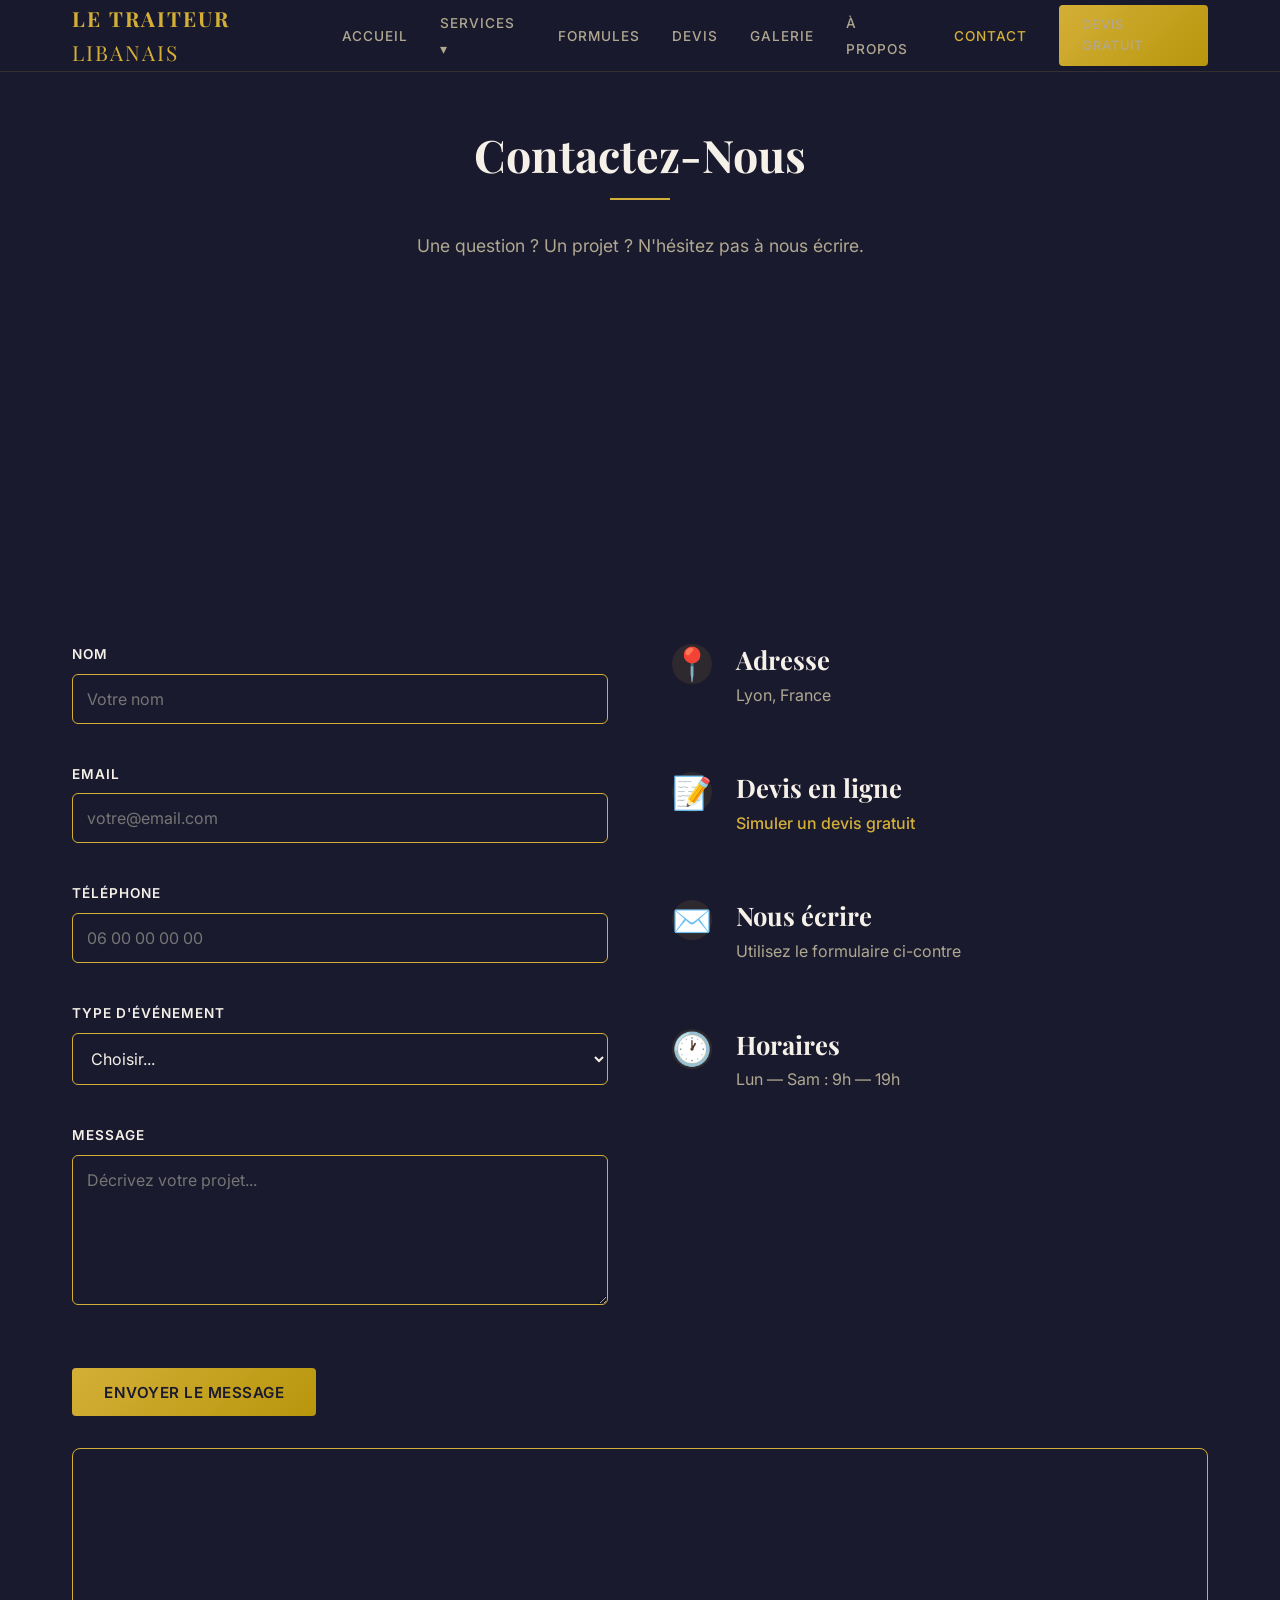
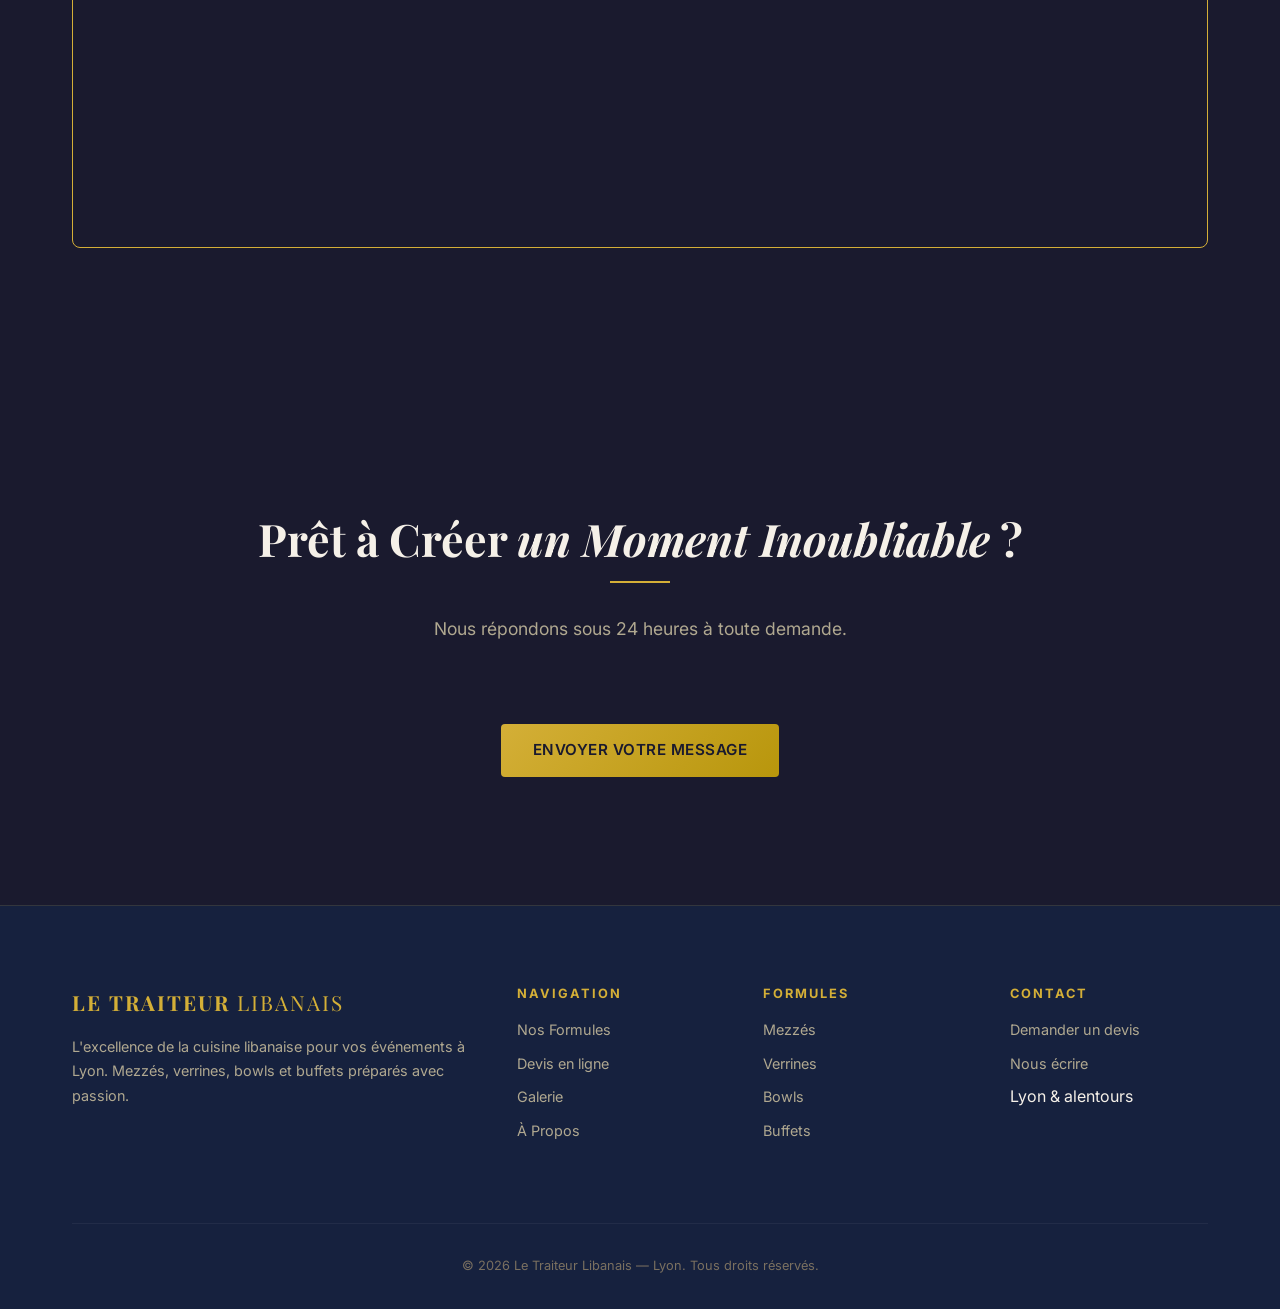
<file: contact.html>
<!DOCTYPE html>
<html lang="fr">
<head>
  <meta charset="UTF-8" />
  <meta name="viewport" content="width=device-width, initial-scale=1.0" />
  <title>Contact — Demande de Devis Traiteur Lyon | Le Traiteur Libanais</title>
  <meta name="description" content="Contactez Le Traiteur Libanais à Lyon. Demande de devis pour entreprises, anniversaires, cocktails. Réponse sous 24h." />

  <!-- Open Graph -->
  <meta property="og:title" content="Contact — Le Traiteur Libanais" />
  <meta property="og:description" content="Contactez Le Traiteur Libanais à Lyon pour vos événements. Mariage, anniversaire, corporate ou cocktail — Nous répondons sous 24h." />
  <meta property="og:type" content="website" />
  <meta property="og:url" content="https://letraiteurlibanais.com/contact.html" />
  <meta property="og:locale" content="fr_FR" />
  <meta property="og:site_name" content="Le Traiteur Libanais" />
  <link rel="canonical" href="https://letraiteurlibanais.com/contact.html" />

  <!-- Stylesheets -->
  <link rel="stylesheet" href="css/style.css" />
  <link rel="stylesheet" href="css/components.css" />
  <link rel="stylesheet" href="css/pages.css" />

  <style>
    .contact-grid {
      display: grid;
      grid-template-columns: 1fr 1fr;
      gap: 4rem;
      margin-top: 3rem;
    }

    .contact-form {
      display: flex;
      flex-direction: column;
      gap: 1.5rem;
    }

    .contact-form label {
      font-weight: 600;
      color: var(--text-primary);
      margin-bottom: 0.5rem;
      display: block;
    }

    .contact-form input,
    .contact-form select,
    .contact-form textarea {
      padding: 0.875rem;
      border: 1px solid var(--gold);
      border-radius: 6px;
      font-family: inherit;
      font-size: 1rem;
      background: var(--bg-primary);
      color: var(--text-primary);
      transition: border-color 0.3s ease, box-shadow 0.3s ease;
    }

    .contact-form input:focus,
    .contact-form select:focus,
    .contact-form textarea:focus {
      outline: none;
      border-color: var(--gold);
      box-shadow: 0 0 0 3px rgba(212, 175, 55, 0.1);
    }

    .contact-form textarea {
      resize: vertical;
      min-height: 120px;
      font-family: inherit;
    }

    .contact-form button {
      align-self: flex-start;
      margin-top: 1rem;
    }

    .contact-info {
      display: flex;
      flex-direction: column;
      gap: 2rem;
    }

    .contact-info-item {
      display: flex;
      gap: 1.5rem;
      align-items: flex-start;
    }

    .contact-info-icon {
      font-size: 2rem;
      flex-shrink: 0;
      width: 2.5rem;
      height: 2.5rem;
      display: flex;
      align-items: center;
      justify-content: center;
    }

    .contact-info-item h3 {
      margin: 0 0 0.5rem 0;
      color: var(--text-primary);
    }

    .contact-info-item p {
      margin: 0;
      color: var(--text-secondary);
    }

    .contact-info-item a {
      color: var(--gold);
      text-decoration: none;
      font-weight: 500;
      transition: color 0.3s ease;
    }

    .contact-info-item a:hover {
      color: var(--gold-hover);
    }

    .contact-map {
      margin-top: 2rem;
      border-radius: 8px;
      overflow: hidden;
      height: 400px;
      border: 1px solid var(--gold);
    }

    @media (max-width: 768px) {
      .contact-grid {
        grid-template-columns: 1fr;
        gap: 2rem;
      }

      .contact-map {
        height: 300px;
      }
    }
  </style>
</head>
<body>

  <!-- Navbar injected via JS -->
  <div id="navbar"></div>

  <!-- ===== PAGE HEADER ===== -->
  <section class="section">
    <div class="container" style="text-align: center;">
      <h2>Contactez-Nous</h2>
      <div class="gold-line"></div>
      <p class="section-subtitle">Une question ? Un projet ? N'hésitez pas à nous écrire.</p>
    </div>
  </section>

  <!-- ===== CONTACT GRID ===== -->
  <section class="section">
    <div class="container">
      <div class="contact-grid">

        <!-- Left Column — Contact Form -->
        <div class="contact-form">
          <div>
            <label for="contact-name">Nom</label>
            <input type="text" id="contact-name" placeholder="Votre nom" />
          </div>

          <div>
            <label for="contact-email">Email</label>
            <input type="email" id="contact-email" placeholder="votre@email.com" />
          </div>

          <div>
            <label for="contact-phone">Téléphone</label>
            <input type="tel" id="contact-phone" placeholder="06 00 00 00 00" />
          </div>

          <div>
            <label for="contact-event">Type d'événement</label>
            <select id="contact-event">
              <option value="">Choisir...</option>
              <option value="mariage">Mariage</option>
              <option value="anniversaire">Anniversaire</option>
              <option value="corporate">Corporate</option>
              <option value="cocktail">Cocktail</option>
              <option value="prive">Privé/Famille</option>
              <option value="autre">Autre</option>
            </select>
          </div>

          <div>
            <label for="contact-message">Message</label>
            <textarea id="contact-message" placeholder="Décrivez votre projet..."></textarea>
          </div>

          <button class="btn btn-gold" type="submit" onclick="handleContactSubmit()">Envoyer le message</button>
        </div>

        <!-- Right Column — Contact Info -->
        <div class="contact-info">

          <!-- Address -->
          <div class="contact-info-item">
            <div class="contact-info-icon">📍</div>
            <div>
              <h3>Adresse</h3>
              <p>Lyon, France</p>
            </div>
          </div>

          <!-- Devis -->
          <div class="contact-info-item">
            <div class="contact-info-icon">📝</div>
            <div>
              <h3>Devis en ligne</h3>
              <p><a href="devis.html">Simuler un devis gratuit</a></p>
            </div>
          </div>

          <!-- Message -->
          <div class="contact-info-item">
            <div class="contact-info-icon">✉️</div>
            <div>
              <h3>Nous écrire</h3>
              <p>Utilisez le formulaire ci-contre</p>
            </div>
          </div>

          <!-- Hours -->
          <div class="contact-info-item">
            <div class="contact-info-icon">🕐</div>
            <div>
              <h3>Horaires</h3>
              <p>Lun — Sam : 9h — 19h</p>
            </div>
          </div>

        </div>

      </div>

      <!-- Map -->
      <iframe
        class="contact-map"
        src="https://www.google.com/maps/embed?pb=!1m18!1m12!1m3!1d2783.5!2d4.8320!3d45.7578!2m3!1f0!2f0!3f0!3m2!1i1024!2i768!4f13.1!3m3!1m2!1s0x47f4ea516ae88797%3A0x408ab2ae4bb21f0!2sPlace%20Bellecour!5e0!3m2!1sfr!2sfr!4v1"
        allowfullscreen=""
        loading="lazy"
        referrerpolicy="no-referrer-when-downgrade">
      </iframe>

    </div>
  </section>

  <!-- ===== CTA ===== -->
  <section class="section" style="text-align: center;">
    <div class="container">
      <h2>Prêt à Créer <em>un Moment Inoubliable</em> ?</h2>
      <div class="gold-line"></div>
      <p class="section-subtitle">Nous répondons sous 24 heures à toute demande.</p>
      <a href="#" class="btn btn-gold" onclick="handleContactSubmit(); return false;">Envoyer Votre Message</a>
    </div>
  </section>

  <!-- Footer injected via JS -->
  <div id="footer"></div>

  <!-- Schema.org JSON-LD -->
  <script type="application/ld+json">
  {
    "@context": "https://schema.org",
    "@type": "ContactPage",
    "name": "Contact — Le Traiteur Libanais",
    "url": "https://letraiteurlibanais.com/contact.html",
    "mainEntity": {
      "@type": "FoodEstablishment",
      "name": "Le Traiteur Libanais",
      "url": "https://letraiteurlibanais.com",
      "address": {
        "@type": "PostalAddress",
        "addressLocality": "Lyon",
        "addressRegion": "Auvergne-Rhône-Alpes",
        "addressCountry": "FR"
      },
      "areaServed": [
        {"@type": "City", "name": "Lyon"},
        {"@type": "City", "name": "Villeurbanne"},
        {"@type": "City", "name": "Caluire-et-Cuire"}
      ]
    }
  }
  </script>
  <script type="application/ld+json">
  {
    "@context": "https://schema.org",
    "@type": "BreadcrumbList",
    "itemListElement": [
      {"@type": "ListItem", "position": 1, "name": "Accueil", "item": "https://letraiteurlibanais.com/"},
      {"@type": "ListItem", "position": 2, "name": "Contact", "item": "https://letraiteurlibanais.com/contact.html"}
    ]
  }
  </script>

  <!-- Main JS -->
  <script src="js/main.js"></script>
  <script>
    document.getElementById('navbar').innerHTML = getNavbar('contact');
    document.getElementById('footer').innerHTML = getFooter();

    function handleContactSubmit() {
      const name = document.getElementById('contact-name').value.trim();
      const email = document.getElementById('contact-email').value.trim();
      const phone = document.getElementById('contact-phone').value.trim();
      const eventType = document.getElementById('contact-event').value.trim();
      const message = document.getElementById('contact-message').value.trim();

      // Basic validation
      if (!name || !email || !message) {
        alert('Veuillez remplir au moins les champs Nom, Email et Message.');
        return;
      }

      alert('Merci pour votre message ! Nous vous recontacterons très bientôt.');
      return;
    }
  </script>

</body>
</html>
</file>
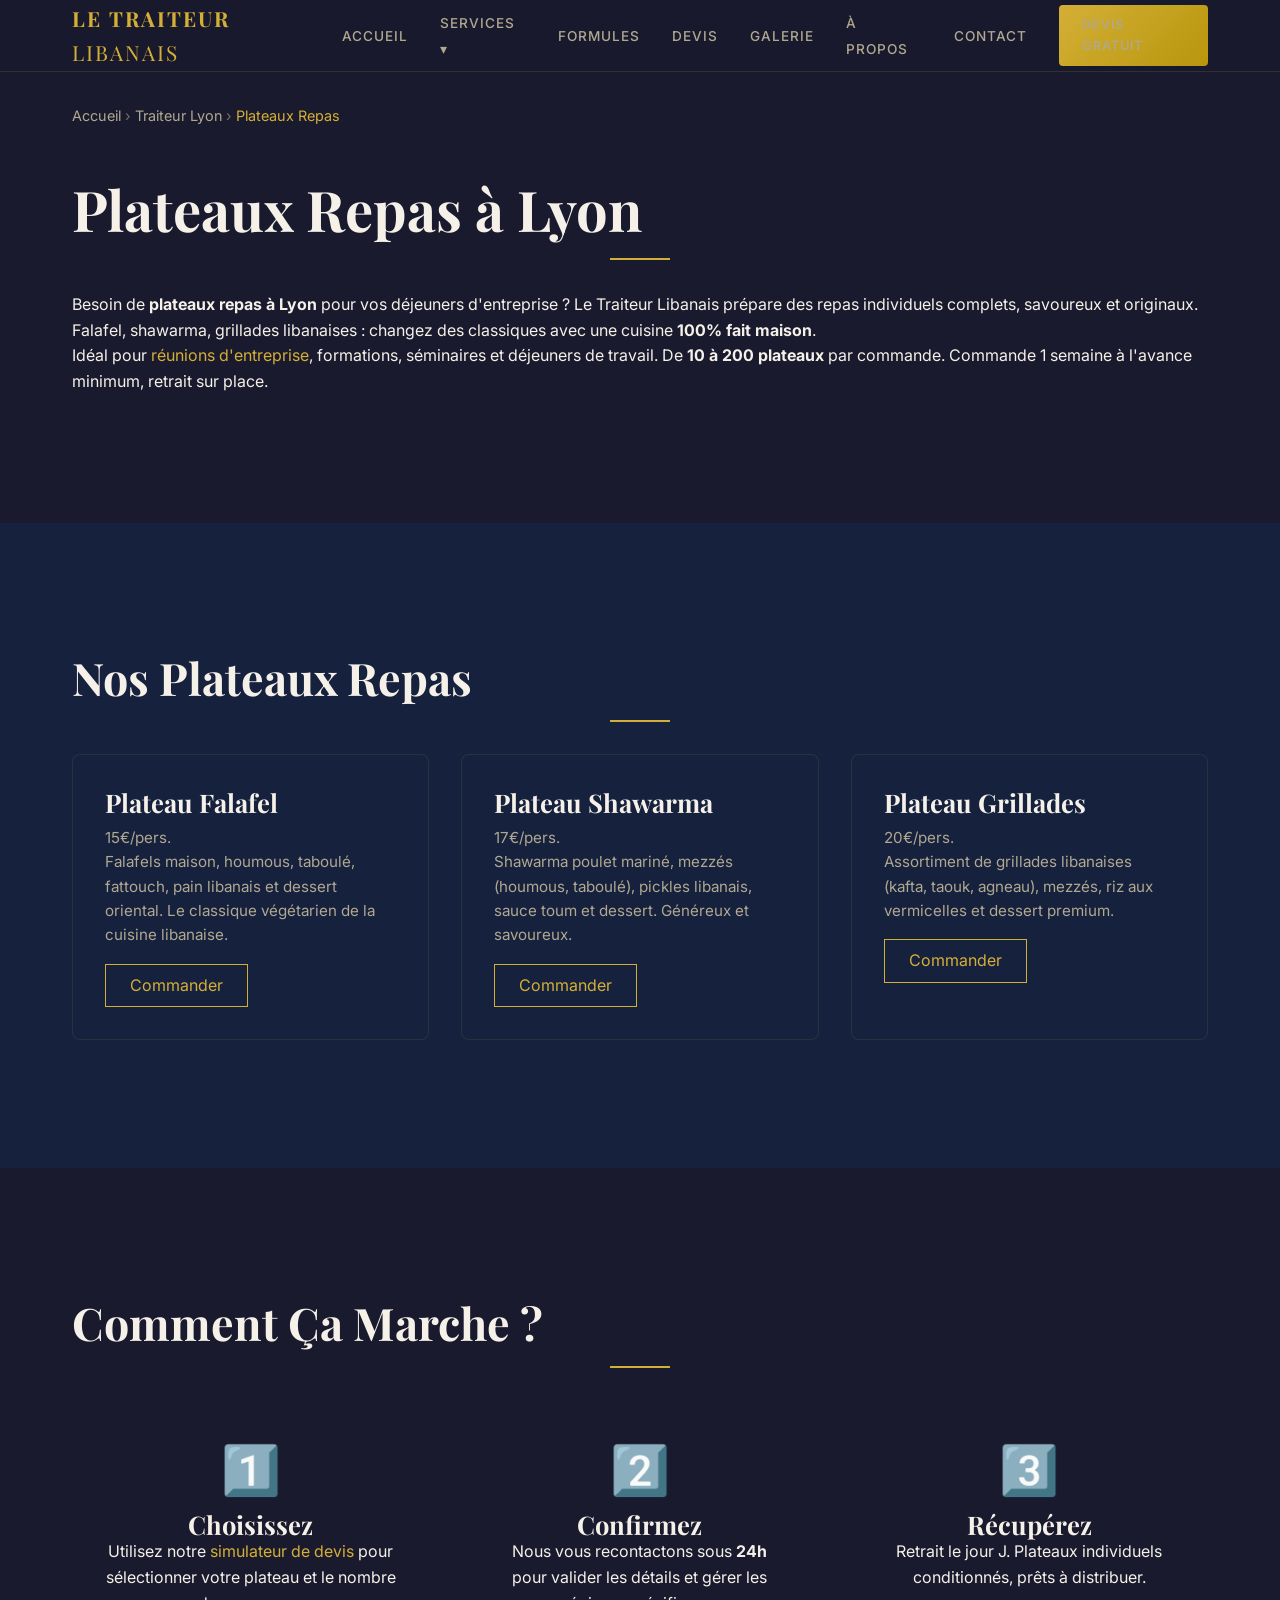
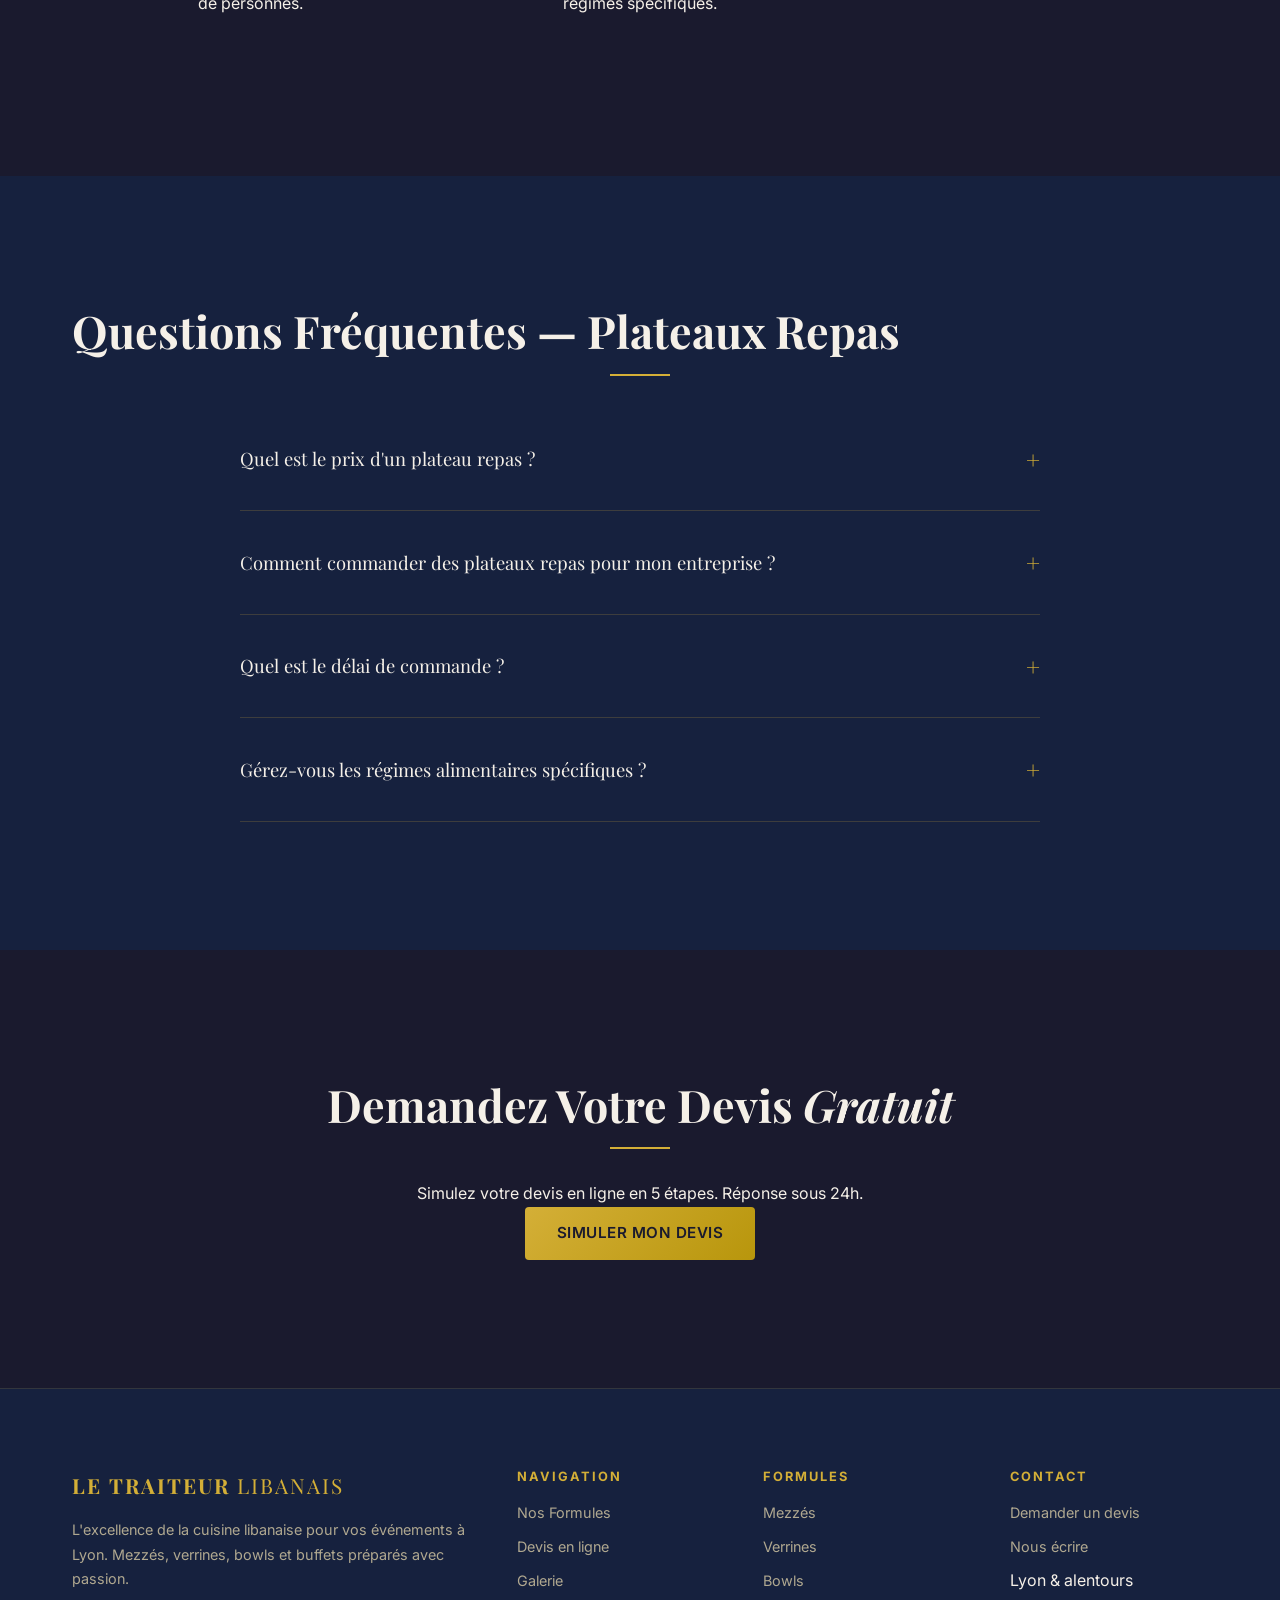
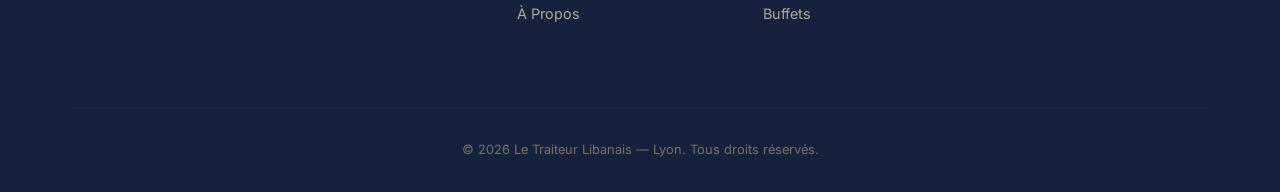
<file: plateau-repas-lyon.html>
<!DOCTYPE html>
<html lang="fr">
<head>
  <meta charset="UTF-8">
  <meta name="viewport" content="width=device-width, initial-scale=1.0">
  <title>Plateau Repas Lyon — Déjeuner Entreprise | Le Traiteur Libanais</title>
  <meta name="description" content="Plateaux repas à Lyon. Cuisine libanaise en formule individuelle pour déjeuners d'entreprise, réunions et séminaires. Fait maison, dès 15€. Commande 1 semaine à l'avance.">
  <meta property="og:title" content="Plateau Repas Lyon — Déjeuner Entreprise">
  <meta property="og:description" content="Plateaux repas à Lyon. Cuisine libanaise en formule individuelle pour déjeuners d'entreprise. Fait maison, dès 15€.">
  <meta property="og:type" content="website">
  <meta property="og:url" content="https://letraiteurlibanais.com/plateau-repas-lyon.html">
  <meta property="og:locale" content="fr_FR">
  <meta property="og:site_name" content="Le Traiteur Libanais">
  <link rel="canonical" href="https://letraiteurlibanais.com/plateau-repas-lyon.html">
  <link rel="stylesheet" href="css/style.css">
  <link rel="stylesheet" href="css/components.css">
  <link rel="stylesheet" href="css/pages.css">
</head>
<body>
  <div id="navbar"></div>

  <nav class="breadcrumb" aria-label="Fil d'Ariane">
    <div class="container">
      <a href="index.html">Accueil</a> &rsaquo; <a href="traiteur-lyon.html">Traiteur Lyon</a> &rsaquo; <span>Plateaux Repas</span>
    </div>
  </nav>

  <main>
    <section class="section" style="padding-top: var(--space-xl);">
      <div class="container">
        <h1>Plateaux Repas à Lyon</h1>
        <div class="gold-line"></div>
        <p>Besoin de <strong>plateaux repas à Lyon</strong> pour vos déjeuners d'entreprise ? Le Traiteur Libanais prépare des repas individuels complets, savoureux et originaux. Falafel, shawarma, grillades libanaises : changez des classiques avec une cuisine <strong>100% fait maison</strong>.</p>
        <p>Idéal pour <a href="traiteur-entreprise-lyon.html">réunions d'entreprise</a>, formations, séminaires et déjeuners de travail. De <strong>10 à 200 plateaux</strong> par commande. Commande 1 semaine à l'avance minimum, retrait sur place.</p>
      </div>
    </section>

    <section class="section" style="background: var(--bg-secondary);">
      <div class="container">
        <h2>Nos Plateaux Repas</h2>
        <div class="gold-line"></div>
        <div class="grid-3">
          <div class="card animate-on-scroll">
            <div class="card-body">
              <h3>Plateau Falafel</h3>
              <p class="text-secondary">15€/pers.</p>
              <p>Falafels maison, houmous, taboulé, fattouch, pain libanais et dessert oriental. Le classique végétarien de la cuisine libanaise.</p>
              <a href="devis.html" class="btn-outline" style="margin-top:1rem;display:inline-block;padding:0.5rem 1.5rem;">Commander</a>
            </div>
          </div>
          <div class="card animate-on-scroll">
            <div class="card-body">
              <h3>Plateau Shawarma</h3>
              <p class="text-secondary">17€/pers.</p>
              <p>Shawarma poulet mariné, mezzés (houmous, taboulé), pickles libanais, sauce toum et dessert. Généreux et savoureux.</p>
              <a href="devis.html" class="btn-outline" style="margin-top:1rem;display:inline-block;padding:0.5rem 1.5rem;">Commander</a>
            </div>
          </div>
          <div class="card animate-on-scroll">
            <div class="card-body">
              <h3>Plateau Grillades</h3>
              <p class="text-secondary">20€/pers.</p>
              <p>Assortiment de grillades libanaises (kafta, taouk, agneau), mezzés, riz aux vermicelles et dessert premium.</p>
              <a href="devis.html" class="btn-outline" style="margin-top:1rem;display:inline-block;padding:0.5rem 1.5rem;">Commander</a>
            </div>
          </div>
        </div>
      </div>
    </section>

    <section class="section">
      <div class="container">
        <h2>Comment Ça Marche ?</h2>
        <div class="gold-line"></div>
        <div class="grid-3">
          <div style="text-align:center;padding:2rem;">
            <div style="font-size:3rem;">1️⃣</div>
            <h3>Choisissez</h3>
            <p>Utilisez notre <a href="devis.html">simulateur de devis</a> pour sélectionner votre plateau et le nombre de personnes.</p>
          </div>
          <div style="text-align:center;padding:2rem;">
            <div style="font-size:3rem;">2️⃣</div>
            <h3>Confirmez</h3>
            <p>Nous vous recontactons sous <strong>24h</strong> pour valider les détails et gérer les régimes spécifiques.</p>
          </div>
          <div style="text-align:center;padding:2rem;">
            <div style="font-size:3rem;">3️⃣</div>
            <h3>Récupérez</h3>
            <p>Retrait le jour J. Plateaux individuels conditionnés, prêts à distribuer.</p>
          </div>
        </div>
      </div>
    </section>

    <section class="section" style="background: var(--bg-secondary);">
      <div class="container">
        <h2>Questions Fréquentes — Plateaux Repas</h2>
        <div class="gold-line"></div>
        <div class="faq-list">
          <details class="faq-item">
            <summary>Quel est le prix d'un plateau repas ?</summary>
            <p>Nos plateaux repas commencent à <strong>15€ par personne</strong> (Plateau Falafel) et vont jusqu'à <strong>20€</strong> (Plateau Grillades). Chaque plateau inclut entrée, plat, accompagnements et dessert.</p>
          </details>
          <details class="faq-item">
            <summary>Comment commander des plateaux repas pour mon entreprise ?</summary>
            <p>Utilisez notre <a href="devis.html">simulateur de devis en ligne</a>. Sélectionnez le type de plateau, le nombre de personnes et vos options. Nous vous recontactons sous <strong>24h</strong> pour confirmer.</p>
          </details>
          <details class="faq-item">
            <summary>Quel est le délai de commande ?</summary>
            <p>Nous demandons un minimum d'<strong>1 semaine</strong> pour préparer vos plateaux repas. Pour les commandes de plus de 50 plateaux, prévoyez 2 semaines.</p>
          </details>
          <details class="faq-item">
            <summary>Gérez-vous les régimes alimentaires spécifiques ?</summary>
            <p>Oui. Le <strong>Plateau Falafel</strong> est naturellement végétarien. Nous proposons également des options <strong>vegan et sans gluten</strong> sur demande. Indiquez les allergies lors de votre commande.</p>
          </details>
        </div>
      </div>
    </section>

    <section class="section" style="text-align:center;">
      <div class="container">
        <h2>Demandez Votre Devis <em>Gratuit</em></h2>
        <div class="gold-line"></div>
        <p class="text-secondary">Simulez votre devis en ligne en 5 étapes. Réponse sous 24h.</p>
        <a href="devis.html" class="btn btn-gold">Simuler Mon Devis</a>
      </div>
    </section>
  </main>

  <div id="footer"></div>

  <script type="application/ld+json">
  {"@context":"https://schema.org","@type":"Service","name":"Plateaux repas à Lyon","provider":{"@type":"FoodEstablishment","name":"Le Traiteur Libanais","url":"https://letraiteurlibanais.com"},"areaServed":[{"@type":"City","name":"Lyon"},{"@type":"City","name":"Villeurbanne"},{"@type":"City","name":"Caluire-et-Cuire"}],"description":"Plateaux repas à Lyon. Cuisine libanaise en formule individuelle pour déjeuners d'entreprise, réunions et séminaires.","serviceType":"Plateaux repas"}
  </script>
  <script type="application/ld+json">
  {"@context":"https://schema.org","@type":"FAQPage","mainEntity":[{"@type":"Question","name":"Quel est le prix d'un plateau repas ?","acceptedAnswer":{"@type":"Answer","text":"Nos plateaux repas commencent à 15€ par personne (Plateau Falafel) et vont jusqu'à 20€ (Plateau Grillades). Chaque plateau inclut entrée, plat, accompagnements et dessert."}},{"@type":"Question","name":"Comment commander des plateaux repas pour mon entreprise ?","acceptedAnswer":{"@type":"Answer","text":"Utilisez notre simulateur de devis en ligne. Sélectionnez le type de plateau, le nombre de personnes et vos options. Nous vous recontactons sous 24h pour confirmer."}},{"@type":"Question","name":"Quel est le délai de commande ?","acceptedAnswer":{"@type":"Answer","text":"Nous demandons un minimum d'1 semaine pour préparer vos plateaux repas. Pour les commandes de plus de 50 plateaux, prévoyez 2 semaines."}},{"@type":"Question","name":"Gérez-vous les régimes alimentaires spécifiques ?","acceptedAnswer":{"@type":"Answer","text":"Oui. Le Plateau Falafel est naturellement végétarien. Nous proposons également des options vegan et sans gluten sur demande."}}]}
  </script>
  <script type="application/ld+json">
  {"@context":"https://schema.org","@type":"BreadcrumbList","itemListElement":[{"@type":"ListItem","position":1,"name":"Accueil","item":"https://letraiteurlibanais.com/"},{"@type":"ListItem","position":2,"name":"Traiteur Lyon","item":"https://letraiteurlibanais.com/traiteur-lyon.html"},{"@type":"ListItem","position":3,"name":"Plateaux Repas","item":"https://letraiteurlibanais.com/plateau-repas-lyon.html"}]}
  </script>

  <script src="js/main.js"></script>
  <script>
    document.getElementById('navbar').innerHTML = getNavbar('');
    document.getElementById('footer').innerHTML = getFooter();
  </script>
</body>
</html>
</file>
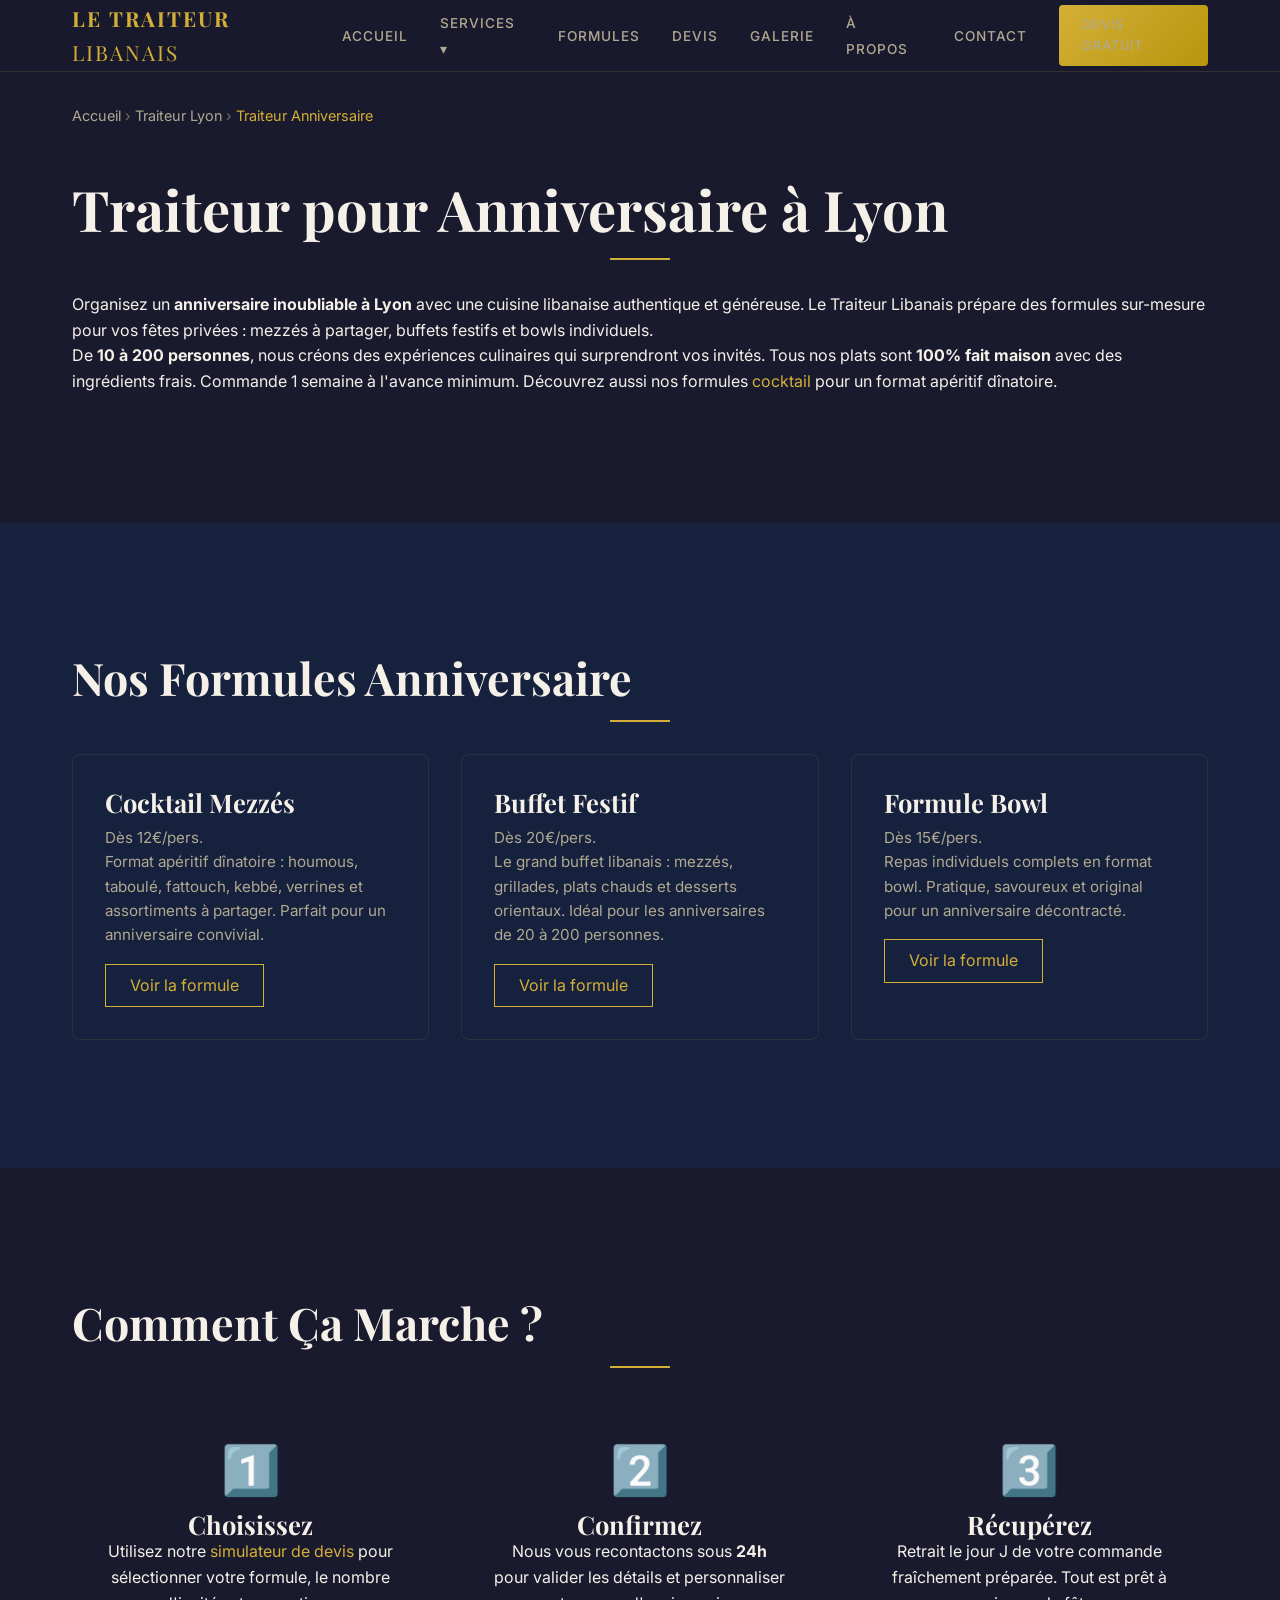
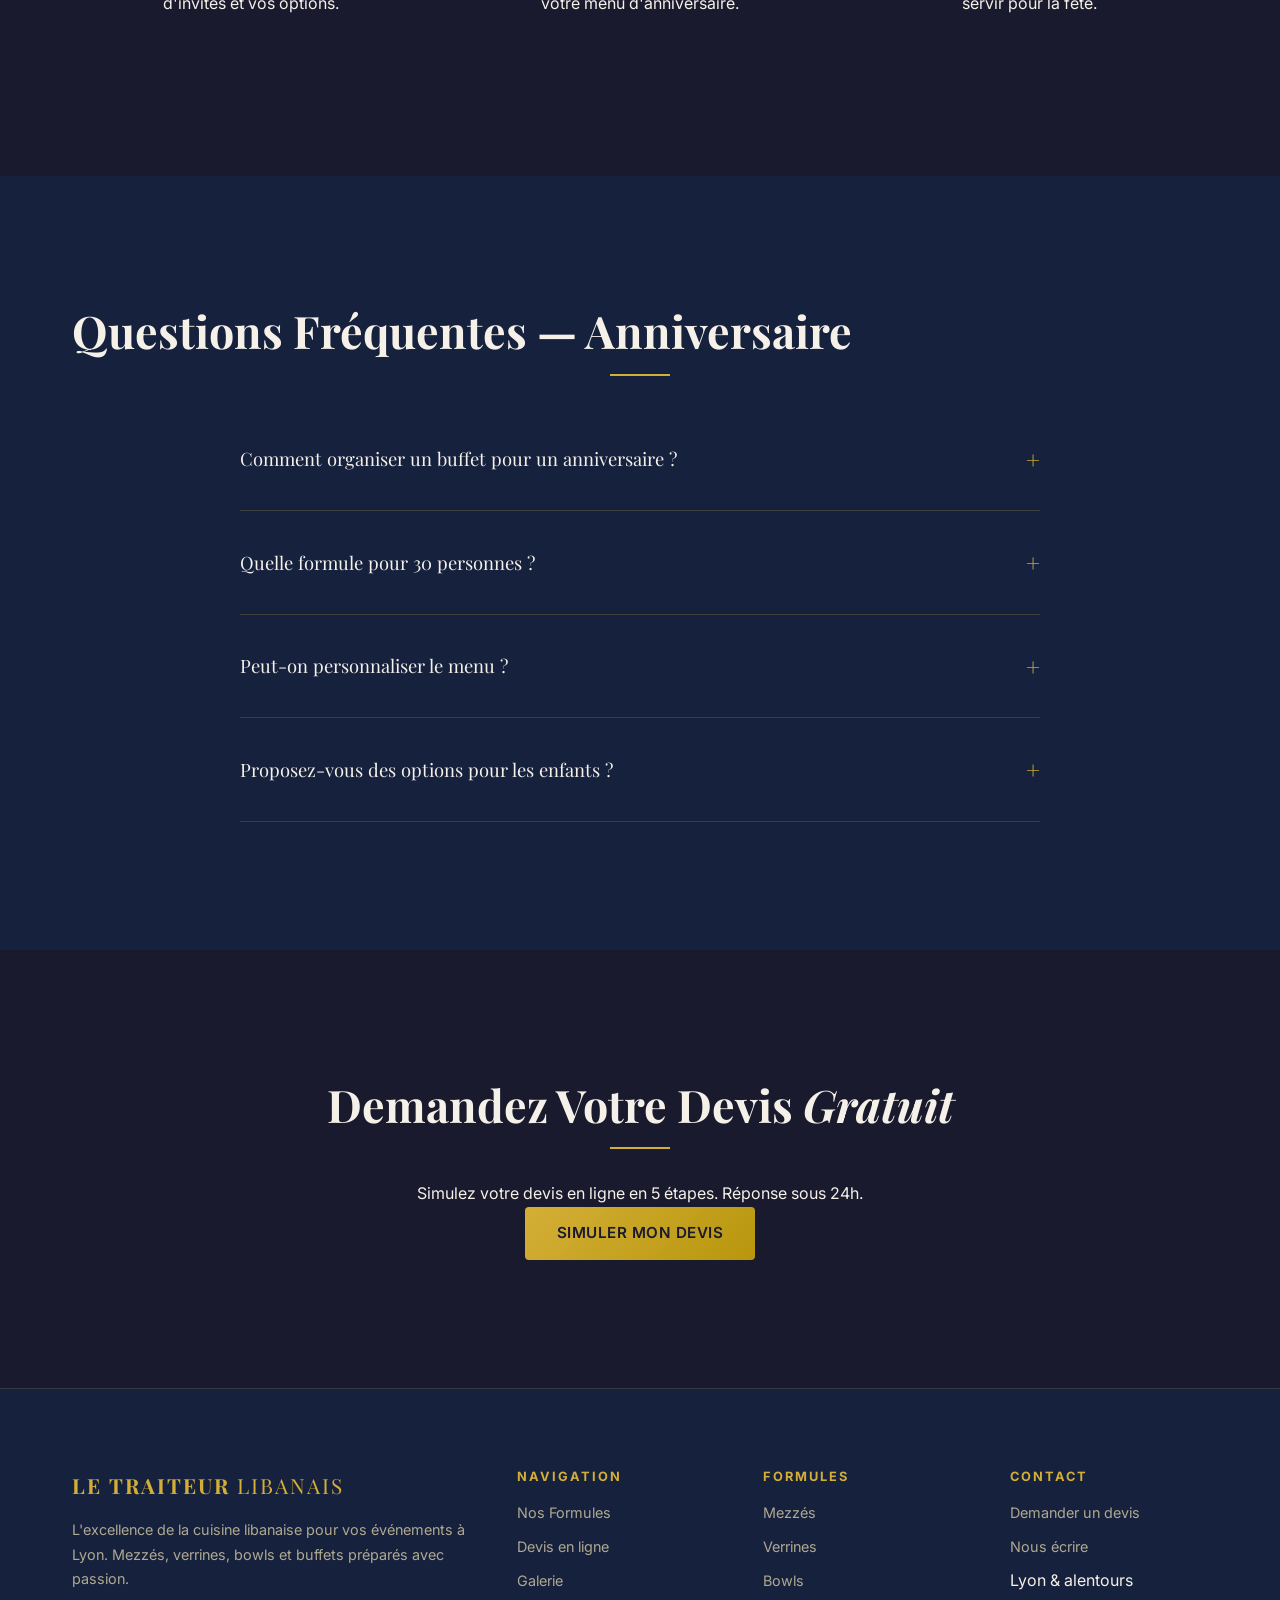
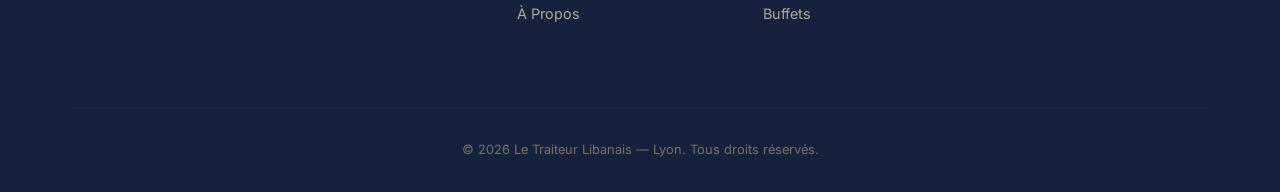
<file: traiteur-anniversaire-lyon.html>
<!DOCTYPE html>
<html lang="fr">
<head>
  <meta charset="UTF-8">
  <meta name="viewport" content="width=device-width, initial-scale=1.0">
  <title>Traiteur Anniversaire Lyon — Buffets & Mezzés pour Fêtes | Le Traiteur Libanais</title>
  <meta name="description" content="Traiteur pour anniversaire à Lyon. Mezzés, buffets et formules personnalisées pour fêtes privées de 10 à 200 personnes. Cuisine libanaise fait maison.">
  <meta property="og:title" content="Traiteur Anniversaire Lyon — Buffets & Mezzés pour Fêtes">
  <meta property="og:description" content="Traiteur pour anniversaire à Lyon. Mezzés, buffets et formules personnalisées pour fêtes privées. Cuisine libanaise fait maison.">
  <meta property="og:type" content="website">
  <meta property="og:url" content="https://letraiteurlibanais.com/traiteur-anniversaire-lyon.html">
  <meta property="og:locale" content="fr_FR">
  <meta property="og:site_name" content="Le Traiteur Libanais">
  <link rel="canonical" href="https://letraiteurlibanais.com/traiteur-anniversaire-lyon.html">
  <link rel="stylesheet" href="css/style.css">
  <link rel="stylesheet" href="css/components.css">
  <link rel="stylesheet" href="css/pages.css">
</head>
<body>
  <div id="navbar"></div>

  <nav class="breadcrumb" aria-label="Fil d'Ariane">
    <div class="container">
      <a href="index.html">Accueil</a> &rsaquo; <a href="traiteur-lyon.html">Traiteur Lyon</a> &rsaquo; <span>Traiteur Anniversaire</span>
    </div>
  </nav>

  <main>
    <section class="section" style="padding-top: var(--space-xl);">
      <div class="container">
        <h1>Traiteur pour Anniversaire à Lyon</h1>
        <div class="gold-line"></div>
        <p>Organisez un <strong>anniversaire inoubliable à Lyon</strong> avec une cuisine libanaise authentique et généreuse. Le Traiteur Libanais prépare des formules sur-mesure pour vos fêtes privées : mezzés à partager, buffets festifs et bowls individuels.</p>
        <p>De <strong>10 à 200 personnes</strong>, nous créons des expériences culinaires qui surprendront vos invités. Tous nos plats sont <strong>100% fait maison</strong> avec des ingrédients frais. Commande 1 semaine à l'avance minimum. Découvrez aussi nos formules <a href="traiteur-cocktail-lyon.html">cocktail</a> pour un format apéritif dînatoire.</p>
      </div>
    </section>

    <section class="section" style="background: var(--bg-secondary);">
      <div class="container">
        <h2>Nos Formules Anniversaire</h2>
        <div class="gold-line"></div>
        <div class="grid-3">
          <div class="card animate-on-scroll">
            <div class="card-body">
              <h3>Cocktail Mezzés</h3>
              <p class="text-secondary">Dès 12€/pers.</p>
              <p>Format apéritif dînatoire : houmous, taboulé, fattouch, kebbé, verrines et assortiments à partager. Parfait pour un anniversaire convivial.</p>
              <a href="formules.html#mezzes" class="btn-outline" style="margin-top:1rem;display:inline-block;padding:0.5rem 1.5rem;">Voir la formule</a>
            </div>
          </div>
          <div class="card animate-on-scroll">
            <div class="card-body">
              <h3>Buffet Festif</h3>
              <p class="text-secondary">Dès 20€/pers.</p>
              <p>Le grand buffet libanais : mezzés, grillades, plats chauds et desserts orientaux. Idéal pour les anniversaires de 20 à 200 personnes.</p>
              <a href="formules.html#buffets" class="btn-outline" style="margin-top:1rem;display:inline-block;padding:0.5rem 1.5rem;">Voir la formule</a>
            </div>
          </div>
          <div class="card animate-on-scroll">
            <div class="card-body">
              <h3>Formule Bowl</h3>
              <p class="text-secondary">Dès 15€/pers.</p>
              <p>Repas individuels complets en format bowl. Pratique, savoureux et original pour un anniversaire décontracté.</p>
              <a href="formules.html#bowls" class="btn-outline" style="margin-top:1rem;display:inline-block;padding:0.5rem 1.5rem;">Voir la formule</a>
            </div>
          </div>
        </div>
      </div>
    </section>

    <section class="section">
      <div class="container">
        <h2>Comment Ça Marche ?</h2>
        <div class="gold-line"></div>
        <div class="grid-3">
          <div style="text-align:center;padding:2rem;">
            <div style="font-size:3rem;">1️⃣</div>
            <h3>Choisissez</h3>
            <p>Utilisez notre <a href="devis.html">simulateur de devis</a> pour sélectionner votre formule, le nombre d'invités et vos options.</p>
          </div>
          <div style="text-align:center;padding:2rem;">
            <div style="font-size:3rem;">2️⃣</div>
            <h3>Confirmez</h3>
            <p>Nous vous recontactons sous <strong>24h</strong> pour valider les détails et personnaliser votre menu d'anniversaire.</p>
          </div>
          <div style="text-align:center;padding:2rem;">
            <div style="font-size:3rem;">3️⃣</div>
            <h3>Récupérez</h3>
            <p>Retrait le jour J de votre commande fraîchement préparée. Tout est prêt à servir pour la fête.</p>
          </div>
        </div>
      </div>
    </section>

    <section class="section" style="background: var(--bg-secondary);">
      <div class="container">
        <h2>Questions Fréquentes — Anniversaire</h2>
        <div class="gold-line"></div>
        <div class="faq-list">
          <details class="faq-item">
            <summary>Comment organiser un buffet pour un anniversaire ?</summary>
            <p>C'est simple : utilisez notre <a href="devis.html">simulateur de devis</a> pour choisir votre formule et le nombre d'invités. Nous vous recontactons sous 24h pour personnaliser le menu. Prévoyez au moins <strong>1 semaine</strong> de délai.</p>
          </details>
          <details class="faq-item">
            <summary>Quelle formule pour 30 personnes ?</summary>
            <p>Pour 30 personnes, nous recommandons le <strong>Cocktail Mezzés</strong> (dès 12€/pers.) pour un format apéritif ou le <strong>Buffet Festif</strong> (dès 20€/pers.) pour un repas complet. Les deux formules sont personnalisables.</p>
          </details>
          <details class="faq-item">
            <summary>Peut-on personnaliser le menu ?</summary>
            <p>Absolument ! Chaque événement est unique. Nous adaptons nos formules à vos envies, votre budget et les <strong>contraintes alimentaires</strong> de vos invités (végétarien, vegan, sans gluten, allergies).</p>
          </details>
          <details class="faq-item">
            <summary>Proposez-vous des options pour les enfants ?</summary>
            <p>Oui. Nous proposons des <strong>portions adaptées pour les enfants</strong> avec des plats qui plaisent aux petits comme aux grands : falafels, kebbé, mini-brochettes et desserts orientaux.</p>
          </details>
        </div>
      </div>
    </section>

    <section class="section" style="text-align:center;">
      <div class="container">
        <h2>Demandez Votre Devis <em>Gratuit</em></h2>
        <div class="gold-line"></div>
        <p class="text-secondary">Simulez votre devis en ligne en 5 étapes. Réponse sous 24h.</p>
        <a href="devis.html" class="btn btn-gold">Simuler Mon Devis</a>
      </div>
    </section>
  </main>

  <div id="footer"></div>

  <script type="application/ld+json">
  {"@context":"https://schema.org","@type":"Service","name":"Traiteur anniversaire à Lyon","provider":{"@type":"FoodEstablishment","name":"Le Traiteur Libanais","url":"https://letraiteurlibanais.com"},"areaServed":[{"@type":"City","name":"Lyon"},{"@type":"City","name":"Villeurbanne"},{"@type":"City","name":"Caluire-et-Cuire"}],"description":"Traiteur pour anniversaire à Lyon. Mezzés, buffets et formules personnalisées pour fêtes privées.","serviceType":"Traiteur anniversaire"}
  </script>
  <script type="application/ld+json">
  {"@context":"https://schema.org","@type":"FAQPage","mainEntity":[{"@type":"Question","name":"Comment organiser un buffet pour un anniversaire ?","acceptedAnswer":{"@type":"Answer","text":"Utilisez notre simulateur de devis pour choisir votre formule et le nombre d'invités. Nous vous recontactons sous 24h pour personnaliser le menu. Prévoyez au moins 1 semaine de délai."}},{"@type":"Question","name":"Quelle formule pour 30 personnes ?","acceptedAnswer":{"@type":"Answer","text":"Pour 30 personnes, nous recommandons le Cocktail Mezzés (dès 12€/pers.) pour un format apéritif ou le Buffet Festif (dès 20€/pers.) pour un repas complet."}},{"@type":"Question","name":"Peut-on personnaliser le menu ?","acceptedAnswer":{"@type":"Answer","text":"Absolument ! Chaque événement est unique. Nous adaptons nos formules à vos envies, votre budget et les contraintes alimentaires de vos invités."}},{"@type":"Question","name":"Proposez-vous des options pour les enfants ?","acceptedAnswer":{"@type":"Answer","text":"Oui. Nous proposons des portions adaptées pour les enfants avec des plats qui plaisent aux petits comme aux grands."}}]}
  </script>
  <script type="application/ld+json">
  {"@context":"https://schema.org","@type":"BreadcrumbList","itemListElement":[{"@type":"ListItem","position":1,"name":"Accueil","item":"https://letraiteurlibanais.com/"},{"@type":"ListItem","position":2,"name":"Traiteur Lyon","item":"https://letraiteurlibanais.com/traiteur-lyon.html"},{"@type":"ListItem","position":3,"name":"Traiteur Anniversaire","item":"https://letraiteurlibanais.com/traiteur-anniversaire-lyon.html"}]}
  </script>

  <script src="js/main.js"></script>
  <script>
    document.getElementById('navbar').innerHTML = getNavbar('');
    document.getElementById('footer').innerHTML = getFooter();
  </script>
</body>
</html>
</file>
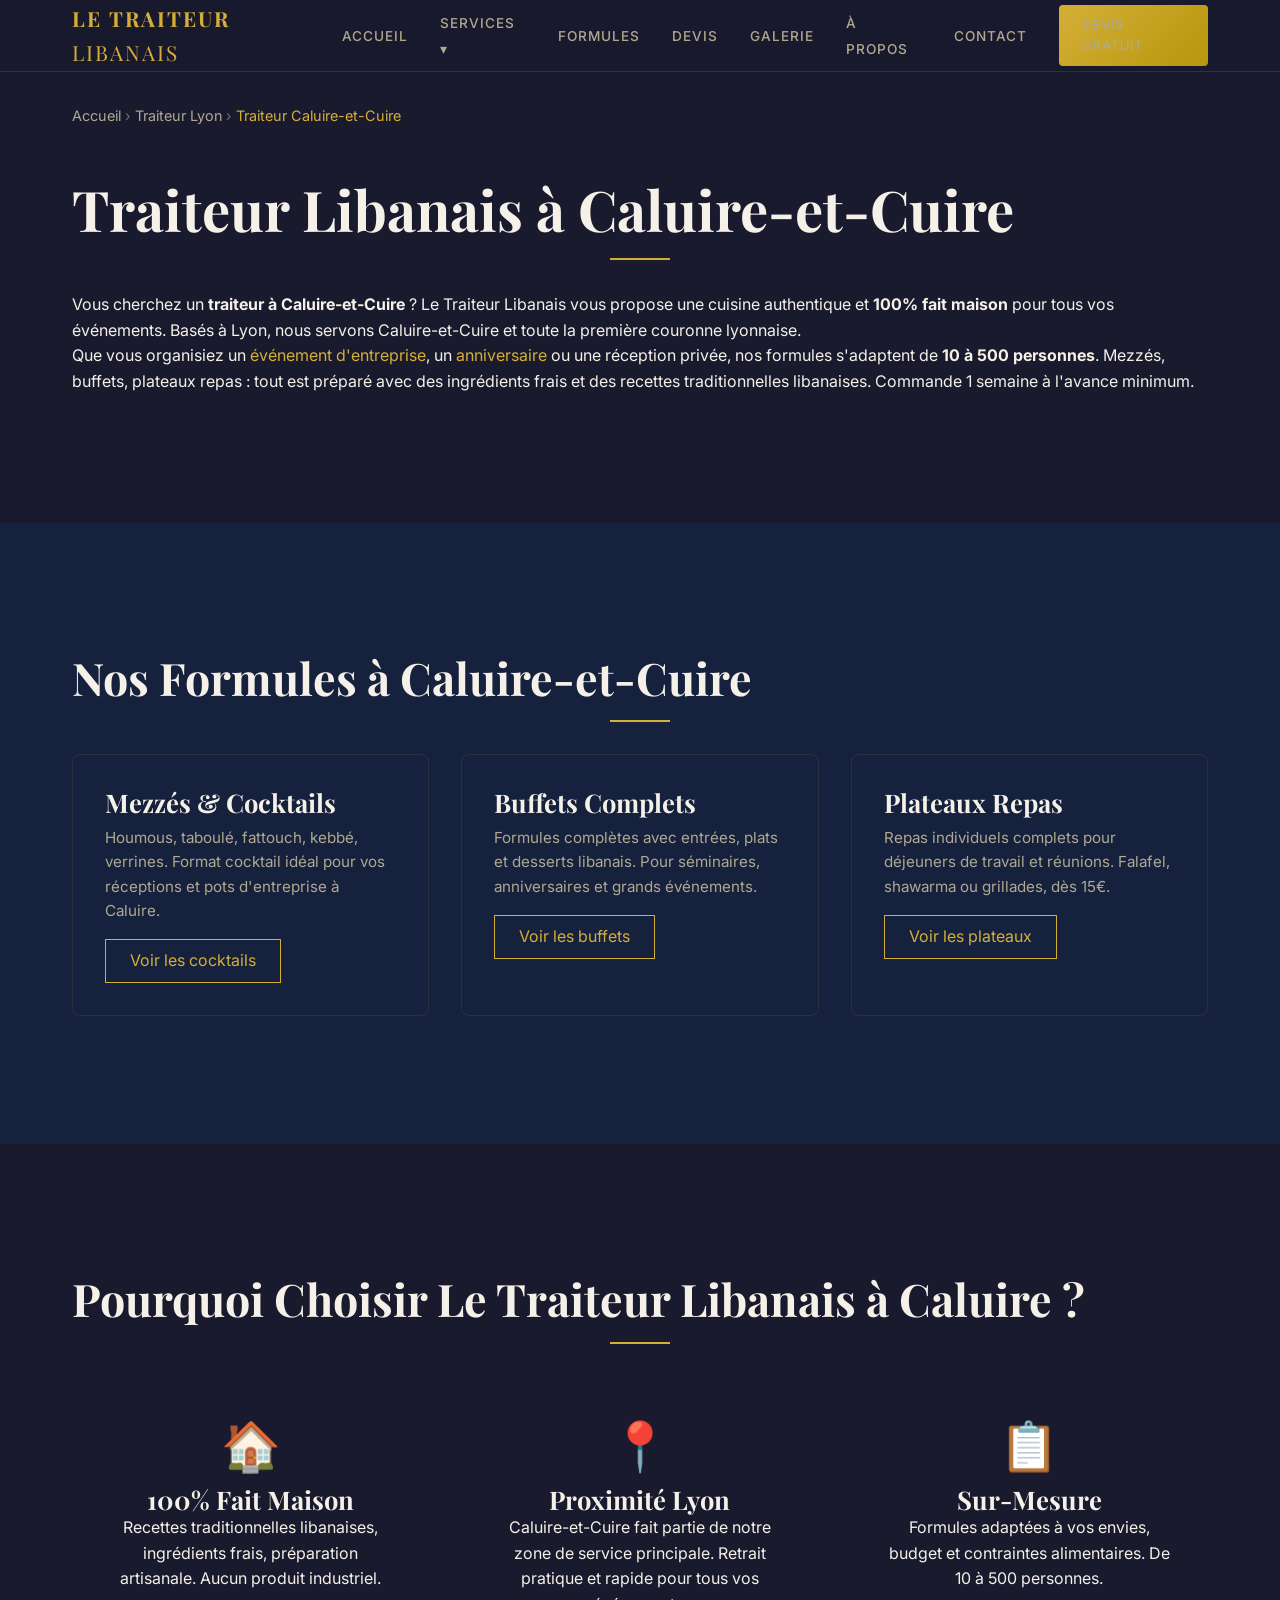
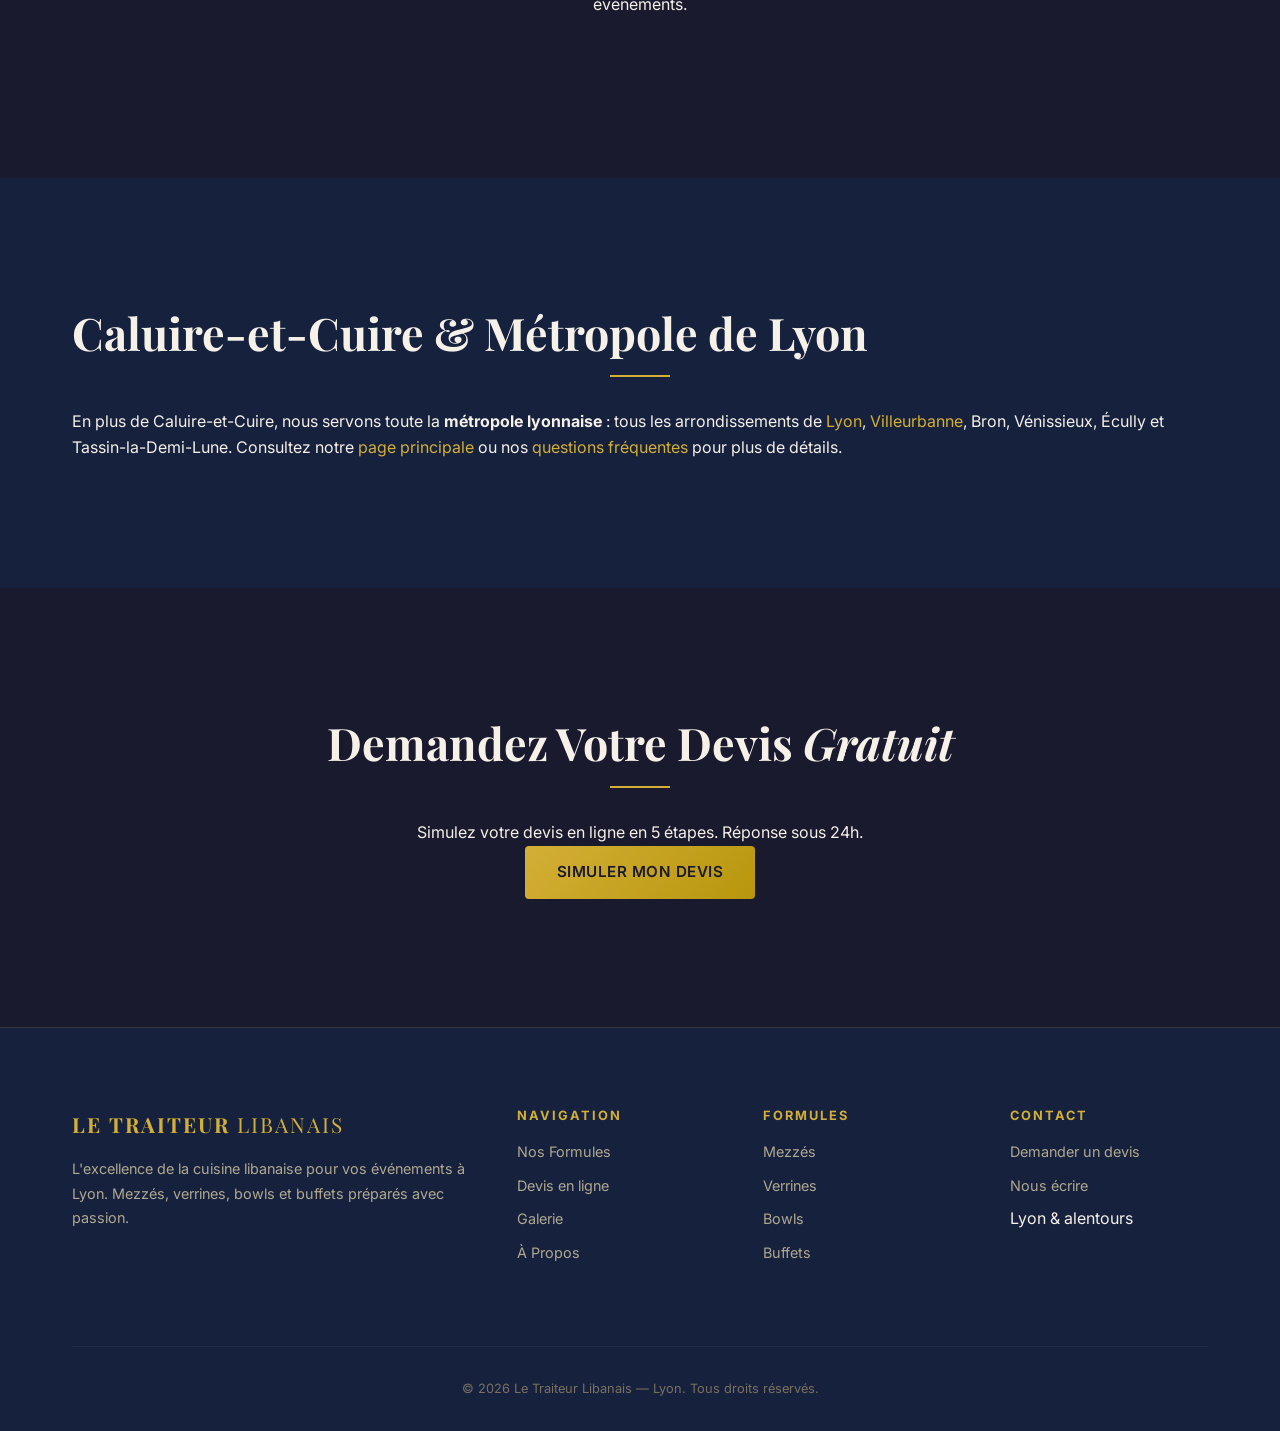
<file: traiteur-caluire.html>
<!DOCTYPE html>
<html lang="fr">
<head>
  <meta charset="UTF-8">
  <meta name="viewport" content="width=device-width, initial-scale=1.0">
  <title>Traiteur Caluire-et-Cuire — Cuisine Libanaise | Le Traiteur Libanais</title>
  <meta name="description" content="Traiteur libanais à Caluire-et-Cuire. Cuisine artisanale pour entreprises, anniversaires et événements privés. Devis gratuit.">
  <meta property="og:title" content="Traiteur Caluire-et-Cuire — Cuisine Libanaise">
  <meta property="og:description" content="Traiteur libanais à Caluire-et-Cuire. Cuisine artisanale pour entreprises, anniversaires et événements privés.">
  <meta property="og:type" content="website">
  <meta property="og:url" content="https://letraiteurlibanais.com/traiteur-caluire.html">
  <meta property="og:locale" content="fr_FR">
  <meta property="og:site_name" content="Le Traiteur Libanais">
  <link rel="canonical" href="https://letraiteurlibanais.com/traiteur-caluire.html">
  <link rel="stylesheet" href="css/style.css">
  <link rel="stylesheet" href="css/components.css">
  <link rel="stylesheet" href="css/pages.css">
</head>
<body>
  <div id="navbar"></div>

  <nav class="breadcrumb" aria-label="Fil d'Ariane">
    <div class="container">
      <a href="index.html">Accueil</a> &rsaquo; <a href="traiteur-lyon.html">Traiteur Lyon</a> &rsaquo; <span>Traiteur Caluire-et-Cuire</span>
    </div>
  </nav>

  <main>
    <section class="section" style="padding-top: var(--space-xl);">
      <div class="container">
        <h1>Traiteur Libanais à Caluire-et-Cuire</h1>
        <div class="gold-line"></div>
        <p>Vous cherchez un <strong>traiteur à Caluire-et-Cuire</strong> ? Le Traiteur Libanais vous propose une cuisine authentique et <strong>100% fait maison</strong> pour tous vos événements. Basés à Lyon, nous servons Caluire-et-Cuire et toute la première couronne lyonnaise.</p>
        <p>Que vous organisiez un <a href="traiteur-entreprise-lyon.html">événement d'entreprise</a>, un <a href="traiteur-anniversaire-lyon.html">anniversaire</a> ou une réception privée, nos formules s'adaptent de <strong>10 à 500 personnes</strong>. Mezzés, buffets, plateaux repas : tout est préparé avec des ingrédients frais et des recettes traditionnelles libanaises. Commande 1 semaine à l'avance minimum.</p>
      </div>
    </section>

    <section class="section" style="background: var(--bg-secondary);">
      <div class="container">
        <h2>Nos Formules à Caluire-et-Cuire</h2>
        <div class="gold-line"></div>
        <div class="grid-3">
          <div class="card animate-on-scroll">
            <div class="card-body">
              <h3>Mezzés &amp; Cocktails</h3>
              <p>Houmous, taboulé, fattouch, kebbé, verrines. Format cocktail idéal pour vos réceptions et pots d'entreprise à Caluire.</p>
              <a href="traiteur-cocktail-lyon.html" class="btn-outline" style="margin-top:1rem;display:inline-block;padding:0.5rem 1.5rem;">Voir les cocktails</a>
            </div>
          </div>
          <div class="card animate-on-scroll">
            <div class="card-body">
              <h3>Buffets Complets</h3>
              <p>Formules complètes avec entrées, plats et desserts libanais. Pour séminaires, anniversaires et grands événements.</p>
              <a href="formules.html#buffets" class="btn-outline" style="margin-top:1rem;display:inline-block;padding:0.5rem 1.5rem;">Voir les buffets</a>
            </div>
          </div>
          <div class="card animate-on-scroll">
            <div class="card-body">
              <h3>Plateaux Repas</h3>
              <p>Repas individuels complets pour déjeuners de travail et réunions. Falafel, shawarma ou grillades, dès 15€.</p>
              <a href="plateau-repas-lyon.html" class="btn-outline" style="margin-top:1rem;display:inline-block;padding:0.5rem 1.5rem;">Voir les plateaux</a>
            </div>
          </div>
        </div>
      </div>
    </section>

    <section class="section">
      <div class="container">
        <h2>Pourquoi Choisir Le Traiteur Libanais à Caluire ?</h2>
        <div class="gold-line"></div>
        <div class="grid-3">
          <div style="text-align:center;padding:2rem;">
            <div style="font-size:3rem;">🏠</div>
            <h3>100% Fait Maison</h3>
            <p>Recettes traditionnelles libanaises, ingrédients frais, préparation artisanale. Aucun produit industriel.</p>
          </div>
          <div style="text-align:center;padding:2rem;">
            <div style="font-size:3rem;">📍</div>
            <h3>Proximité Lyon</h3>
            <p>Caluire-et-Cuire fait partie de notre zone de service principale. Retrait pratique et rapide pour tous vos événements.</p>
          </div>
          <div style="text-align:center;padding:2rem;">
            <div style="font-size:3rem;">📋</div>
            <h3>Sur-Mesure</h3>
            <p>Formules adaptées à vos envies, budget et contraintes alimentaires. De 10 à 500 personnes.</p>
          </div>
        </div>
      </div>
    </section>

    <section class="section" style="background: var(--bg-secondary);">
      <div class="container">
        <h2>Caluire-et-Cuire &amp; Métropole de Lyon</h2>
        <div class="gold-line"></div>
        <p>En plus de Caluire-et-Cuire, nous servons toute la <strong>métropole lyonnaise</strong> : tous les arrondissements de <a href="traiteur-lyon.html">Lyon</a>, <a href="traiteur-villeurbanne.html">Villeurbanne</a>, Bron, Vénissieux, Écully et Tassin-la-Demi-Lune. Consultez notre <a href="traiteur-lyon.html">page principale</a> ou nos <a href="traiteur-lyon.html#faq">questions fréquentes</a> pour plus de détails.</p>
      </div>
    </section>

    <section class="section" style="text-align:center;">
      <div class="container">
        <h2>Demandez Votre Devis <em>Gratuit</em></h2>
        <div class="gold-line"></div>
        <p class="text-secondary">Simulez votre devis en ligne en 5 étapes. Réponse sous 24h.</p>
        <a href="devis.html" class="btn btn-gold">Simuler Mon Devis</a>
      </div>
    </section>
  </main>

  <div id="footer"></div>

  <script type="application/ld+json">
  {"@context":"https://schema.org","@type":"Service","name":"Traiteur à Caluire-et-Cuire","provider":{"@type":"FoodEstablishment","name":"Le Traiteur Libanais","url":"https://letraiteurlibanais.com"},"areaServed":{"@type":"City","name":"Caluire-et-Cuire"},"description":"Traiteur libanais à Caluire-et-Cuire. Cuisine artisanale pour entreprises, anniversaires et événements privés.","serviceType":"Traiteur événementiel"}
  </script>
  <script type="application/ld+json">
  {"@context":"https://schema.org","@type":"BreadcrumbList","itemListElement":[{"@type":"ListItem","position":1,"name":"Accueil","item":"https://letraiteurlibanais.com/"},{"@type":"ListItem","position":2,"name":"Traiteur Lyon","item":"https://letraiteurlibanais.com/traiteur-lyon.html"},{"@type":"ListItem","position":3,"name":"Traiteur Caluire-et-Cuire","item":"https://letraiteurlibanais.com/traiteur-caluire.html"}]}
  </script>

  <script src="js/main.js"></script>
  <script>
    document.getElementById('navbar').innerHTML = getNavbar('');
    document.getElementById('footer').innerHTML = getFooter();
  </script>
</body>
</html>
</file>
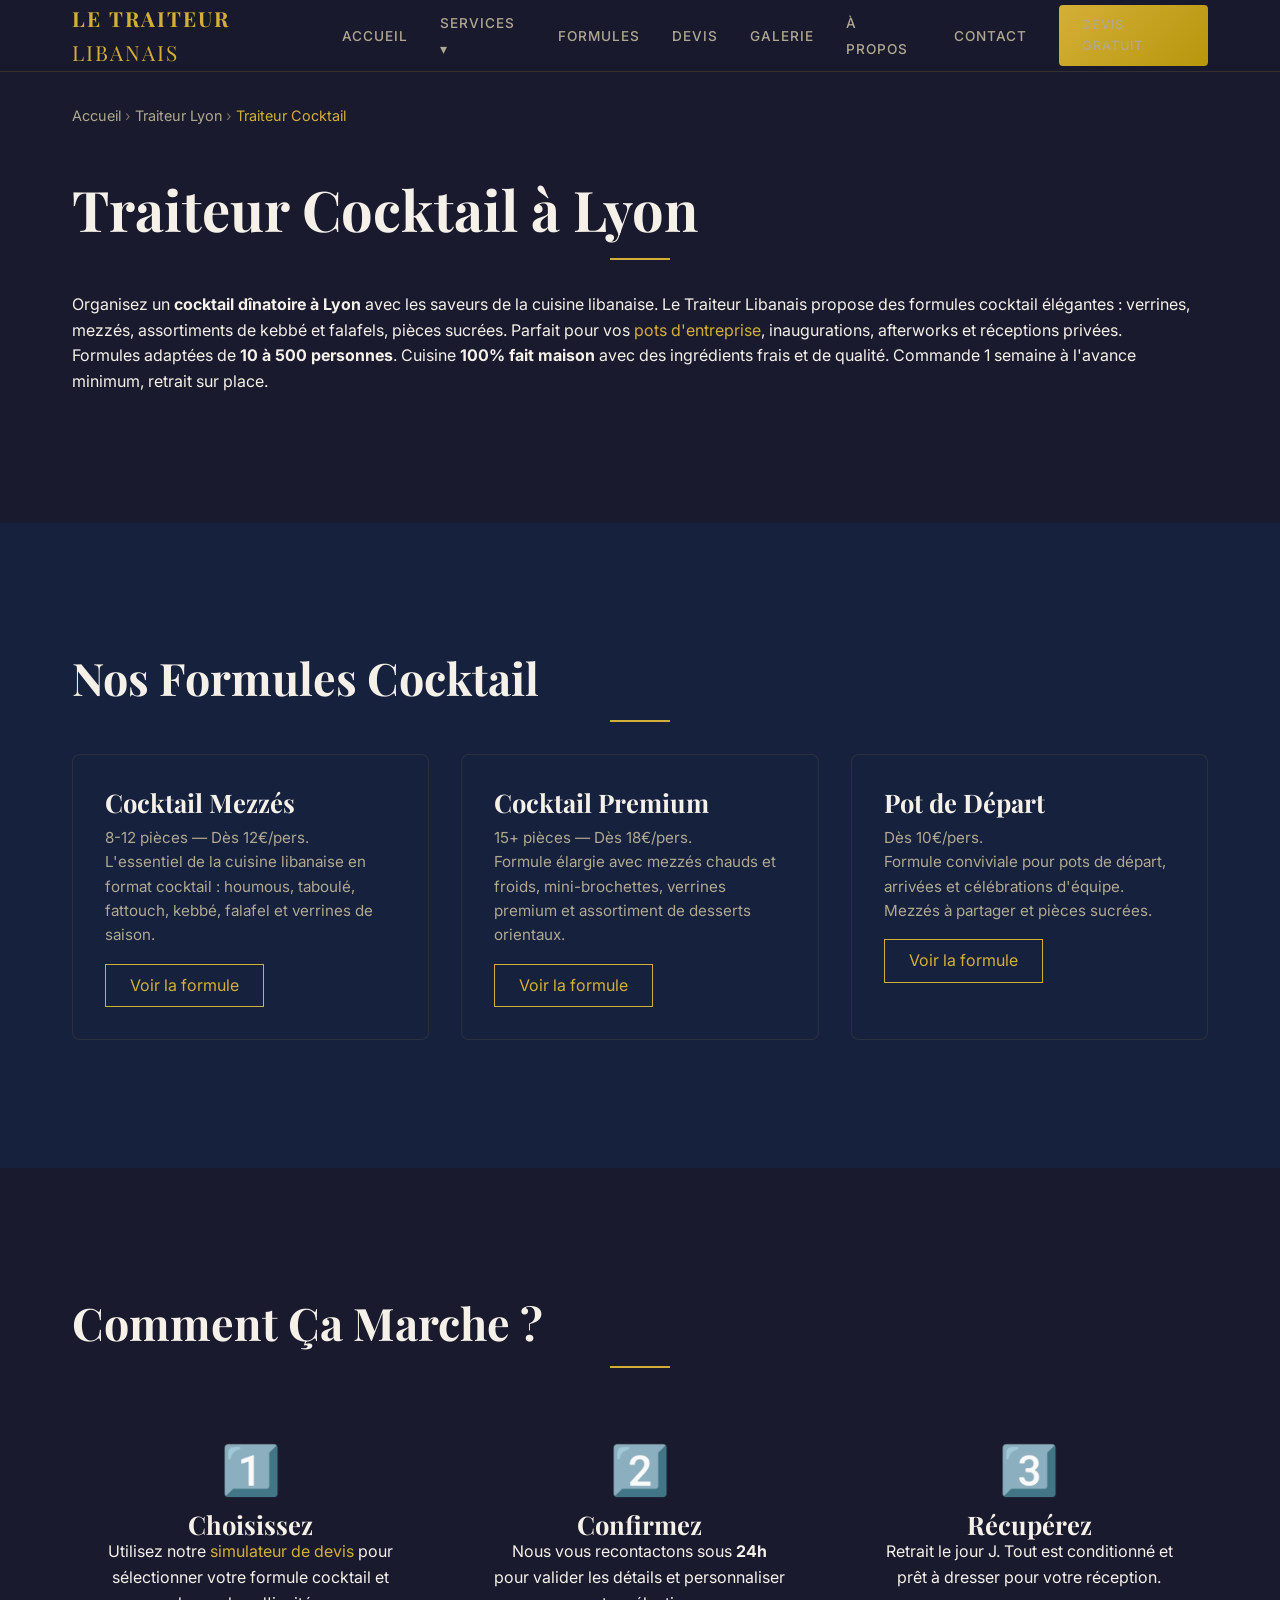
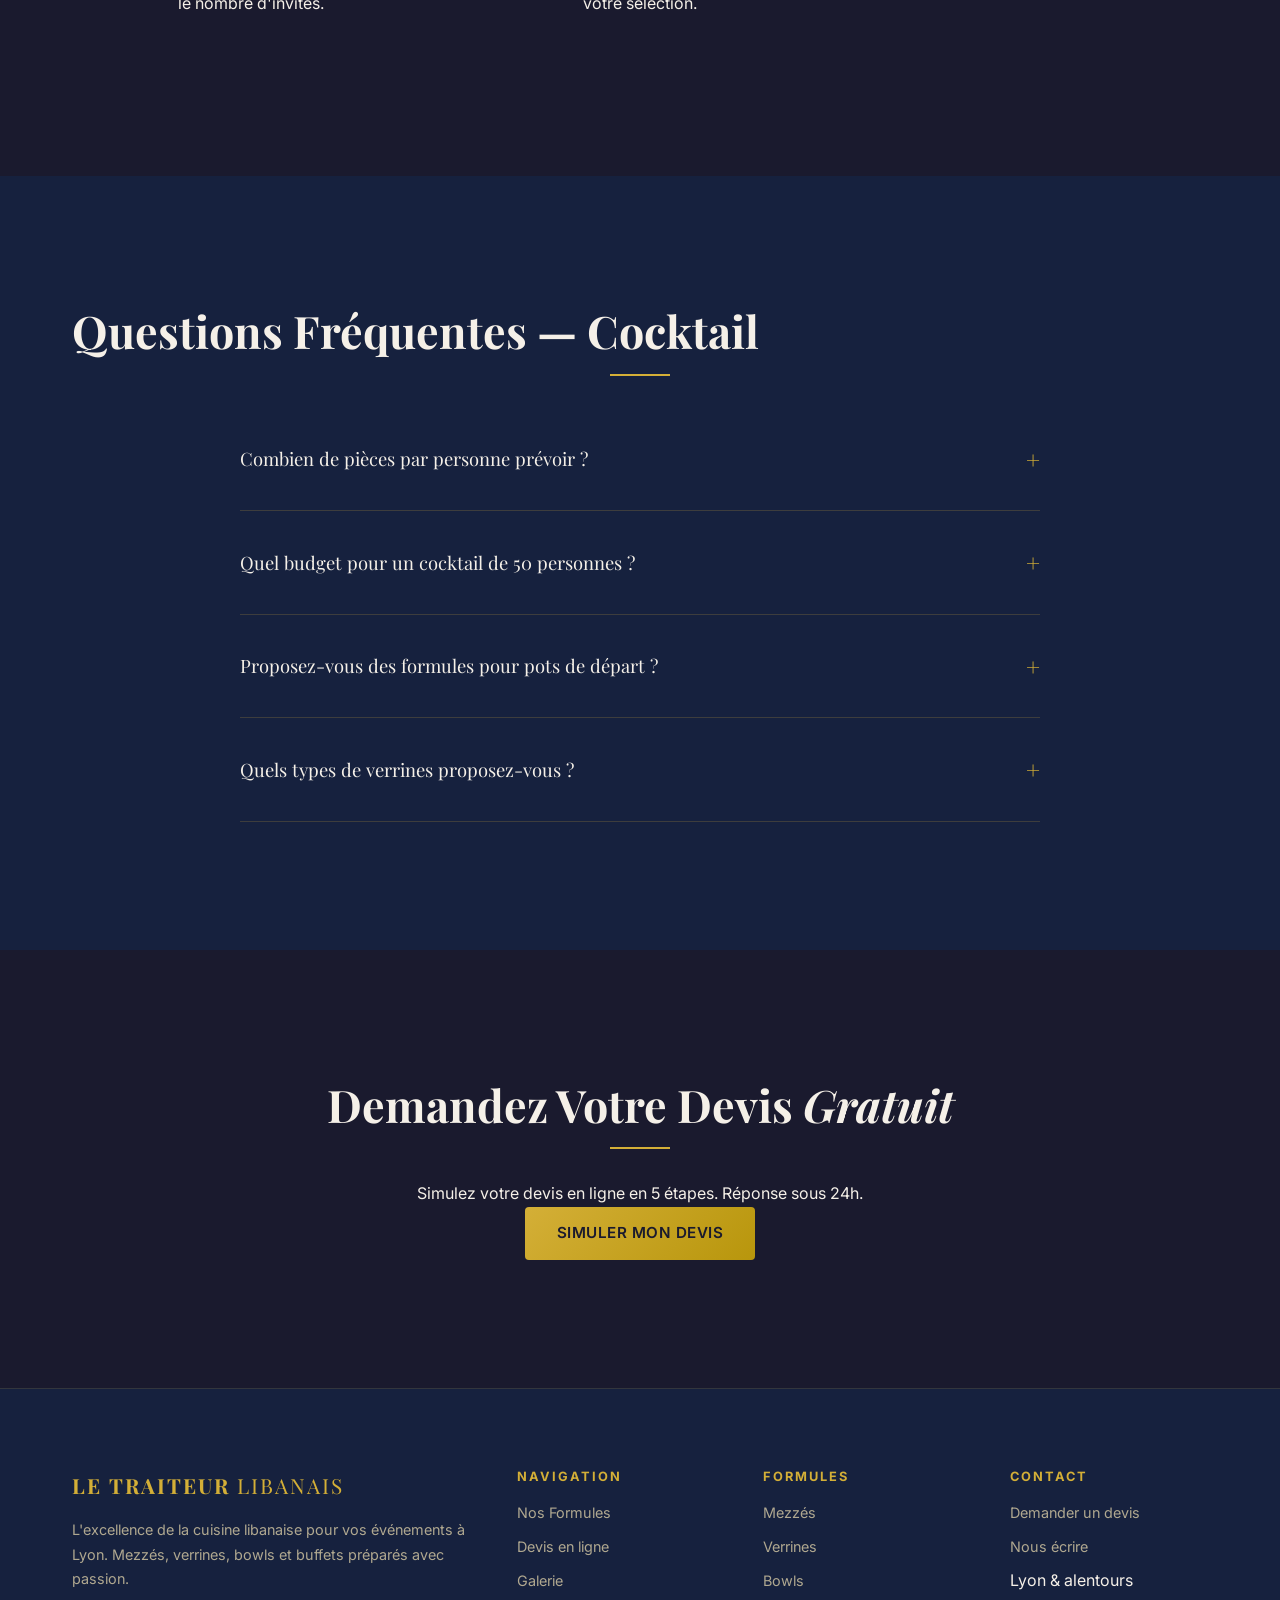
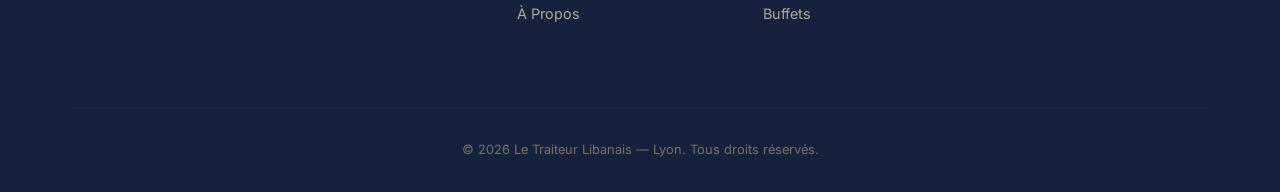
<file: traiteur-cocktail-lyon.html>
<!DOCTYPE html>
<html lang="fr">
<head>
  <meta charset="UTF-8">
  <meta name="viewport" content="width=device-width, initial-scale=1.0">
  <title>Traiteur Cocktail Lyon — Verrines, Mezzés & Pots | Le Traiteur Libanais</title>
  <meta name="description" content="Traiteur cocktail et pots d'entreprise à Lyon. Verrines, mezzés, assortiments libanais fait maison. Formules dès 10 personnes. Devis gratuit.">
  <meta property="og:title" content="Traiteur Cocktail Lyon — Verrines, Mezzés & Pots">
  <meta property="og:description" content="Traiteur cocktail à Lyon. Verrines, mezzés et assortiments libanais fait maison pour vos réceptions.">
  <meta property="og:type" content="website">
  <meta property="og:url" content="https://letraiteurlibanais.com/traiteur-cocktail-lyon.html">
  <meta property="og:locale" content="fr_FR">
  <meta property="og:site_name" content="Le Traiteur Libanais">
  <link rel="canonical" href="https://letraiteurlibanais.com/traiteur-cocktail-lyon.html">
  <link rel="stylesheet" href="css/style.css">
  <link rel="stylesheet" href="css/components.css">
  <link rel="stylesheet" href="css/pages.css">
</head>
<body>
  <div id="navbar"></div>

  <nav class="breadcrumb" aria-label="Fil d'Ariane">
    <div class="container">
      <a href="index.html">Accueil</a> &rsaquo; <a href="traiteur-lyon.html">Traiteur Lyon</a> &rsaquo; <span>Traiteur Cocktail</span>
    </div>
  </nav>

  <main>
    <section class="section" style="padding-top: var(--space-xl);">
      <div class="container">
        <h1>Traiteur Cocktail à Lyon</h1>
        <div class="gold-line"></div>
        <p>Organisez un <strong>cocktail dînatoire à Lyon</strong> avec les saveurs de la cuisine libanaise. Le Traiteur Libanais propose des formules cocktail élégantes : verrines, mezzés, assortiments de kebbé et falafels, pièces sucrées. Parfait pour vos <a href="traiteur-entreprise-lyon.html">pots d'entreprise</a>, inaugurations, afterworks et réceptions privées.</p>
        <p>Formules adaptées de <strong>10 à 500 personnes</strong>. Cuisine <strong>100% fait maison</strong> avec des ingrédients frais et de qualité. Commande 1 semaine à l'avance minimum, retrait sur place.</p>
      </div>
    </section>

    <section class="section" style="background: var(--bg-secondary);">
      <div class="container">
        <h2>Nos Formules Cocktail</h2>
        <div class="gold-line"></div>
        <div class="grid-3">
          <div class="card animate-on-scroll">
            <div class="card-body">
              <h3>Cocktail Mezzés</h3>
              <p class="text-secondary">8-12 pièces — Dès 12€/pers.</p>
              <p>L'essentiel de la cuisine libanaise en format cocktail : houmous, taboulé, fattouch, kebbé, falafel et verrines de saison.</p>
              <a href="formules.html#mezzes" class="btn-outline" style="margin-top:1rem;display:inline-block;padding:0.5rem 1.5rem;">Voir la formule</a>
            </div>
          </div>
          <div class="card animate-on-scroll">
            <div class="card-body">
              <h3>Cocktail Premium</h3>
              <p class="text-secondary">15+ pièces — Dès 18€/pers.</p>
              <p>Formule élargie avec mezzés chauds et froids, mini-brochettes, verrines premium et assortiment de desserts orientaux.</p>
              <a href="formules.html#mezzes" class="btn-outline" style="margin-top:1rem;display:inline-block;padding:0.5rem 1.5rem;">Voir la formule</a>
            </div>
          </div>
          <div class="card animate-on-scroll">
            <div class="card-body">
              <h3>Pot de Départ</h3>
              <p class="text-secondary">Dès 10€/pers.</p>
              <p>Formule conviviale pour pots de départ, arrivées et célébrations d'équipe. Mezzés à partager et pièces sucrées.</p>
              <a href="formules.html#mezzes" class="btn-outline" style="margin-top:1rem;display:inline-block;padding:0.5rem 1.5rem;">Voir la formule</a>
            </div>
          </div>
        </div>
      </div>
    </section>

    <section class="section">
      <div class="container">
        <h2>Comment Ça Marche ?</h2>
        <div class="gold-line"></div>
        <div class="grid-3">
          <div style="text-align:center;padding:2rem;">
            <div style="font-size:3rem;">1️⃣</div>
            <h3>Choisissez</h3>
            <p>Utilisez notre <a href="devis.html">simulateur de devis</a> pour sélectionner votre formule cocktail et le nombre d'invités.</p>
          </div>
          <div style="text-align:center;padding:2rem;">
            <div style="font-size:3rem;">2️⃣</div>
            <h3>Confirmez</h3>
            <p>Nous vous recontactons sous <strong>24h</strong> pour valider les détails et personnaliser votre sélection.</p>
          </div>
          <div style="text-align:center;padding:2rem;">
            <div style="font-size:3rem;">3️⃣</div>
            <h3>Récupérez</h3>
            <p>Retrait le jour J. Tout est conditionné et prêt à dresser pour votre réception.</p>
          </div>
        </div>
      </div>
    </section>

    <section class="section" style="background: var(--bg-secondary);">
      <div class="container">
        <h2>Questions Fréquentes — Cocktail</h2>
        <div class="gold-line"></div>
        <div class="faq-list">
          <details class="faq-item">
            <summary>Combien de pièces par personne prévoir ?</summary>
            <p>Pour un cocktail apéritif (1h-1h30), comptez <strong>8 à 10 pièces</strong> par personne. Pour un cocktail dînatoire (remplacement du repas), prévoyez <strong>14 à 18 pièces</strong> par personne.</p>
          </details>
          <details class="faq-item">
            <summary>Quel budget pour un cocktail de 50 personnes ?</summary>
            <p>Pour 50 personnes, comptez entre <strong>500€ et 900€</strong> selon la formule choisie. Le Cocktail Mezzés (12€/pers.) revient à 600€, le Cocktail Premium (18€/pers.) à 900€. Utilisez notre <a href="devis.html">simulateur de devis</a> pour une estimation précise.</p>
          </details>
          <details class="faq-item">
            <summary>Proposez-vous des formules pour pots de départ ?</summary>
            <p>Oui ! Notre formule <strong>Pot de Départ</strong> (dès 10€/pers.) est spécialement conçue pour les célébrations d'équipe : mezzés à partager, pièces salées et sucrées, format convivial.</p>
          </details>
          <details class="faq-item">
            <summary>Quels types de verrines proposez-vous ?</summary>
            <p>Nos verrines sont inspirées de la cuisine libanaise : <strong>houmous aux pignons</strong>, taboulé de quinoa, mousse de moutabal, labné aux herbes, et des verrines sucrées aux pistaches et fleur d'oranger.</p>
          </details>
        </div>
      </div>
    </section>

    <section class="section" style="text-align:center;">
      <div class="container">
        <h2>Demandez Votre Devis <em>Gratuit</em></h2>
        <div class="gold-line"></div>
        <p class="text-secondary">Simulez votre devis en ligne en 5 étapes. Réponse sous 24h.</p>
        <a href="devis.html" class="btn btn-gold">Simuler Mon Devis</a>
      </div>
    </section>
  </main>

  <div id="footer"></div>

  <script type="application/ld+json">
  {"@context":"https://schema.org","@type":"Service","name":"Traiteur cocktail à Lyon","provider":{"@type":"FoodEstablishment","name":"Le Traiteur Libanais","url":"https://letraiteurlibanais.com"},"areaServed":[{"@type":"City","name":"Lyon"},{"@type":"City","name":"Villeurbanne"},{"@type":"City","name":"Caluire-et-Cuire"}],"description":"Traiteur cocktail et pots d'entreprise à Lyon. Verrines, mezzés, assortiments libanais fait maison.","serviceType":"Traiteur cocktail"}
  </script>
  <script type="application/ld+json">
  {"@context":"https://schema.org","@type":"FAQPage","mainEntity":[{"@type":"Question","name":"Combien de pièces par personne prévoir ?","acceptedAnswer":{"@type":"Answer","text":"Pour un cocktail apéritif (1h-1h30), comptez 8 à 10 pièces par personne. Pour un cocktail dînatoire, prévoyez 14 à 18 pièces par personne."}},{"@type":"Question","name":"Quel budget pour un cocktail de 50 personnes ?","acceptedAnswer":{"@type":"Answer","text":"Pour 50 personnes, comptez entre 500€ et 900€ selon la formule choisie. Le Cocktail Mezzés (12€/pers.) revient à 600€, le Cocktail Premium (18€/pers.) à 900€."}},{"@type":"Question","name":"Proposez-vous des formules pour pots de départ ?","acceptedAnswer":{"@type":"Answer","text":"Oui ! Notre formule Pot de Départ (dès 10€/pers.) est spécialement conçue pour les célébrations d'équipe."}},{"@type":"Question","name":"Quels types de verrines proposez-vous ?","acceptedAnswer":{"@type":"Answer","text":"Nos verrines sont inspirées de la cuisine libanaise : houmous aux pignons, taboulé de quinoa, mousse de moutabal, labné aux herbes, et des verrines sucrées aux pistaches et fleur d'oranger."}}]}
  </script>
  <script type="application/ld+json">
  {"@context":"https://schema.org","@type":"BreadcrumbList","itemListElement":[{"@type":"ListItem","position":1,"name":"Accueil","item":"https://letraiteurlibanais.com/"},{"@type":"ListItem","position":2,"name":"Traiteur Lyon","item":"https://letraiteurlibanais.com/traiteur-lyon.html"},{"@type":"ListItem","position":3,"name":"Traiteur Cocktail","item":"https://letraiteurlibanais.com/traiteur-cocktail-lyon.html"}]}
  </script>

  <script src="js/main.js"></script>
  <script>
    document.getElementById('navbar').innerHTML = getNavbar('');
    document.getElementById('footer').innerHTML = getFooter();
  </script>
</body>
</html>
</file>
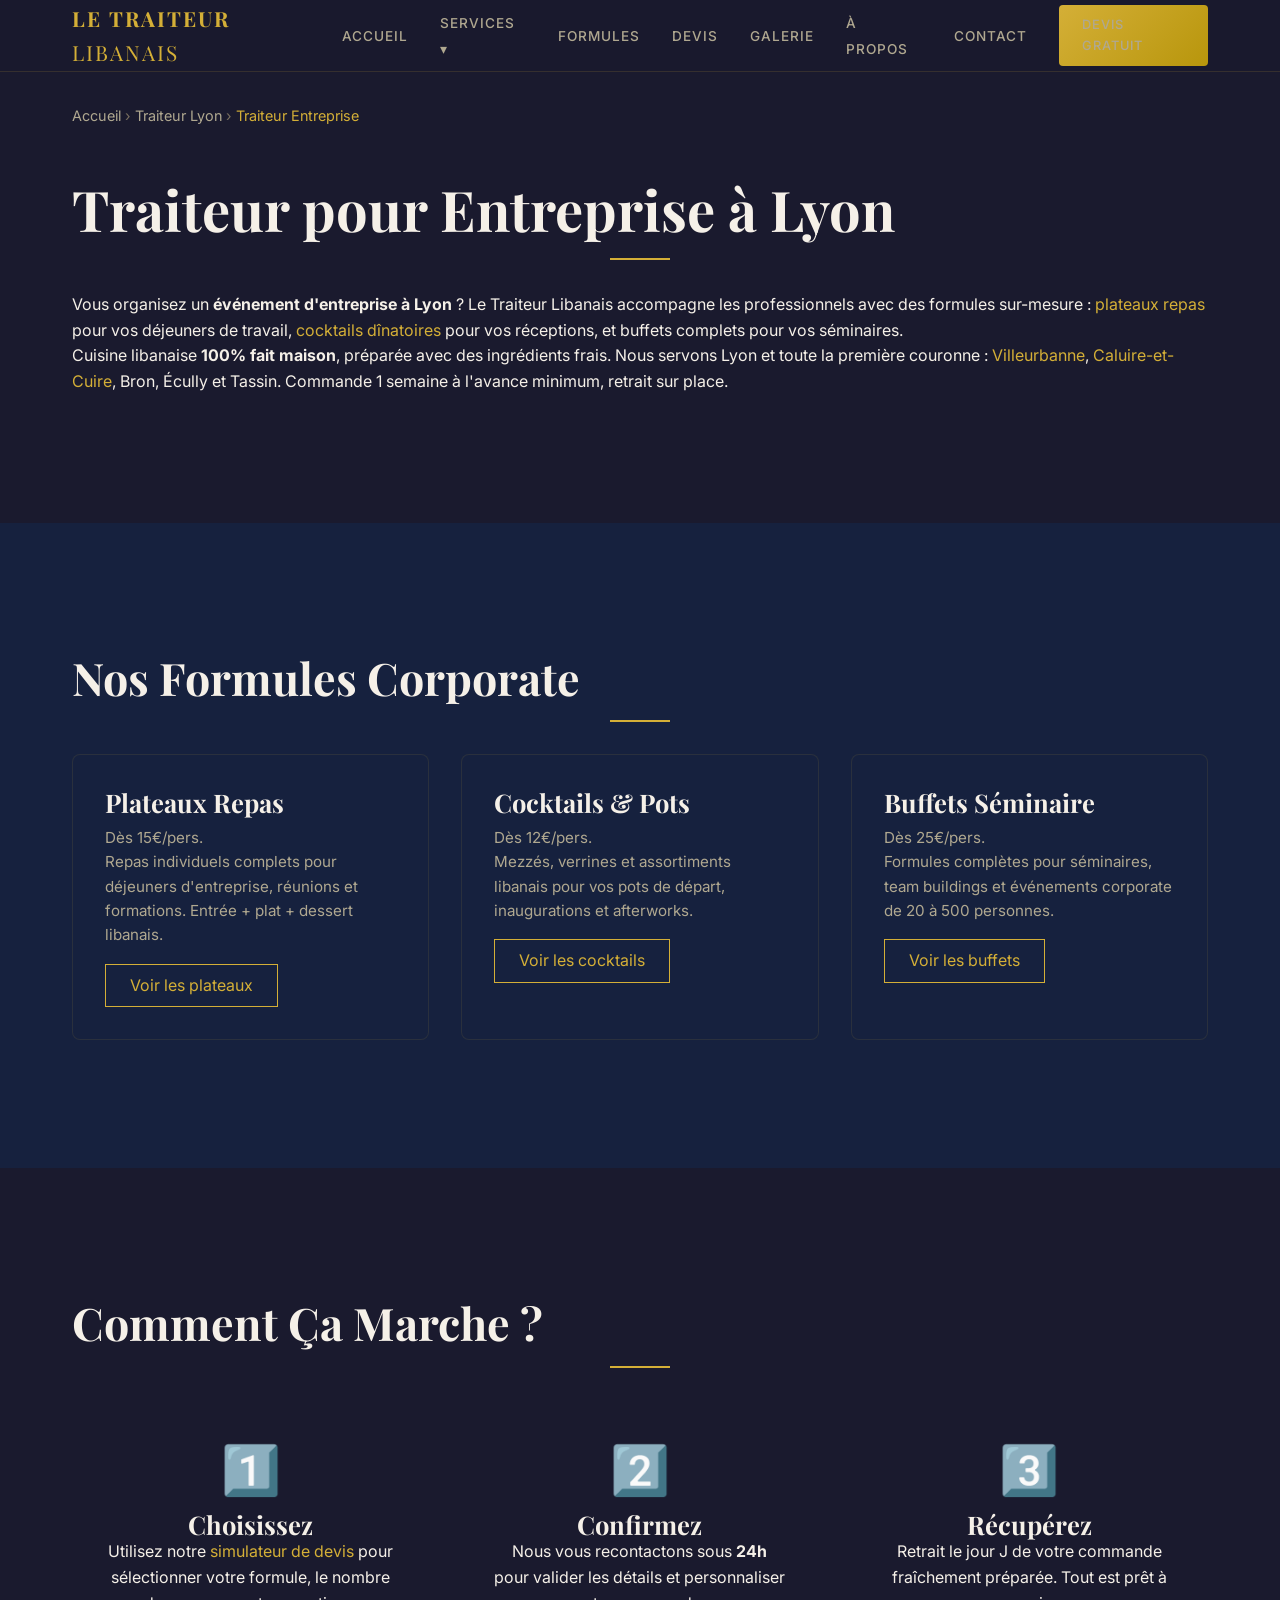
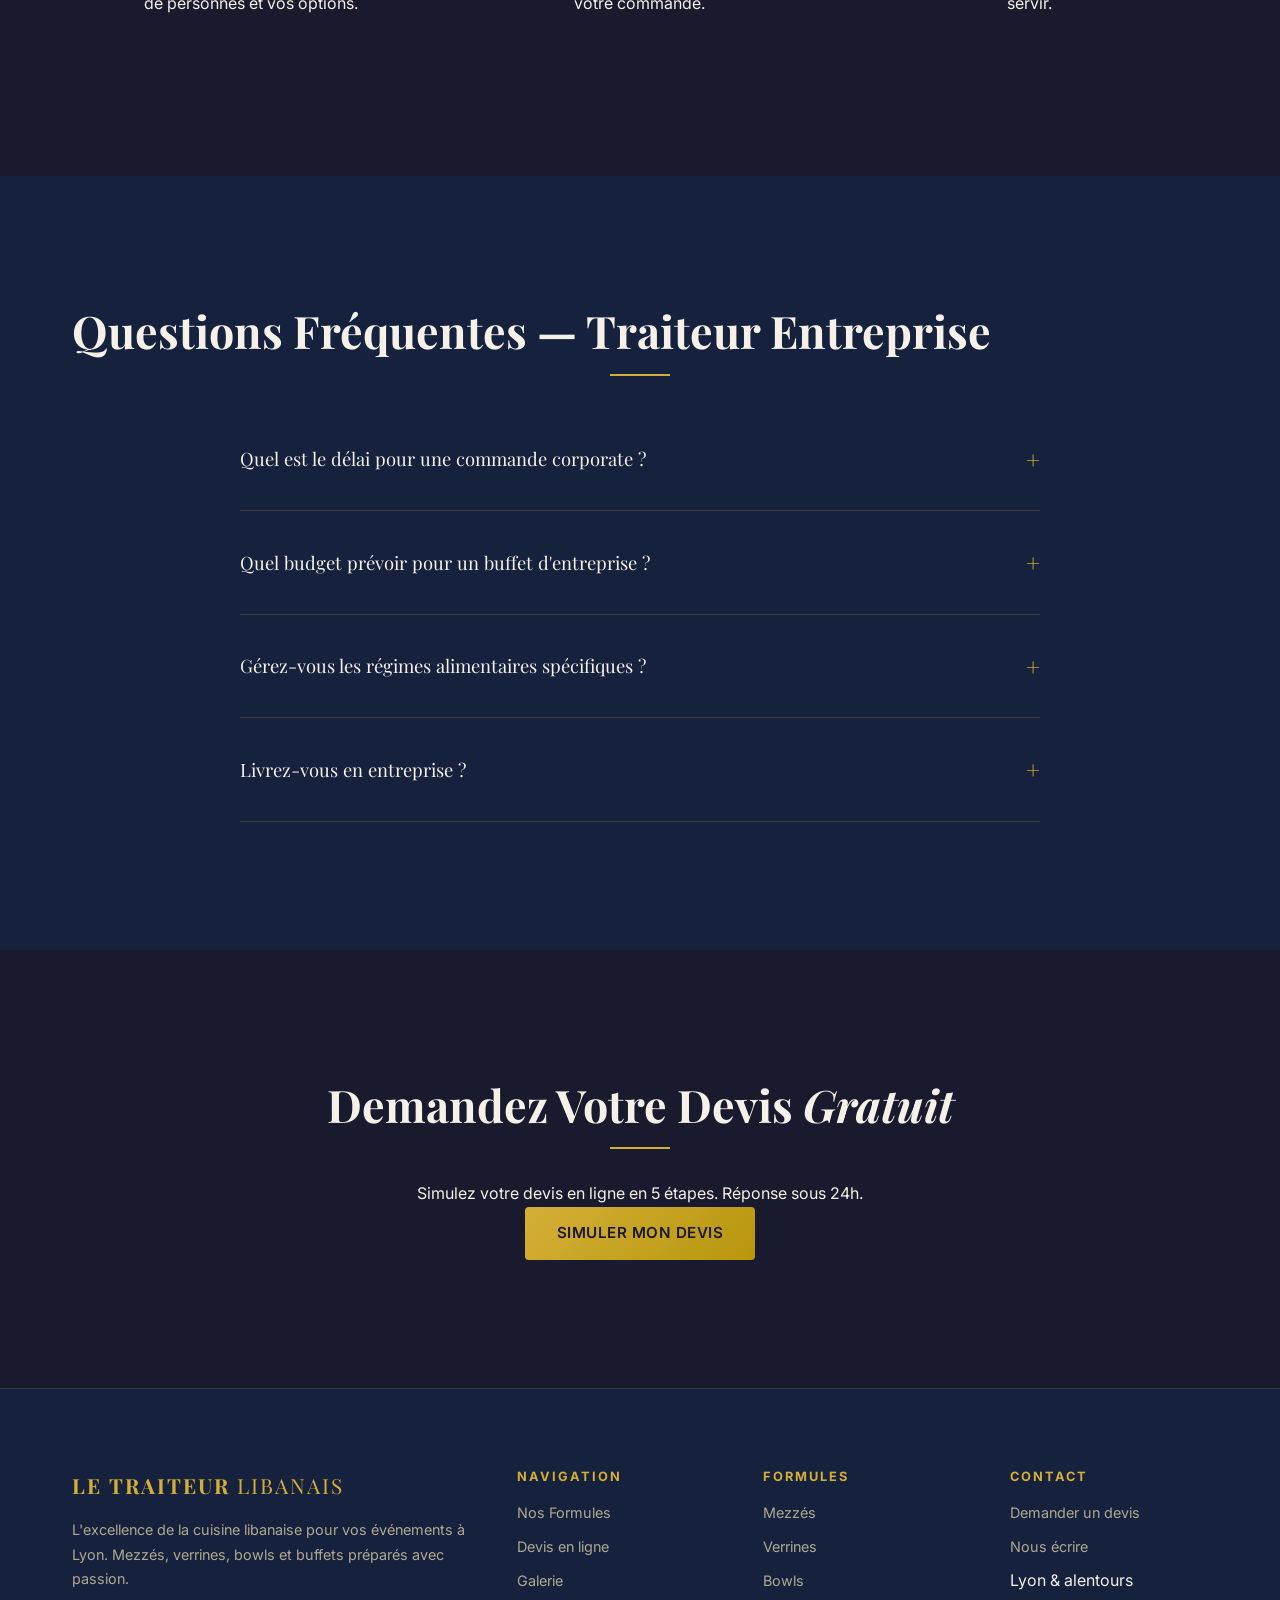
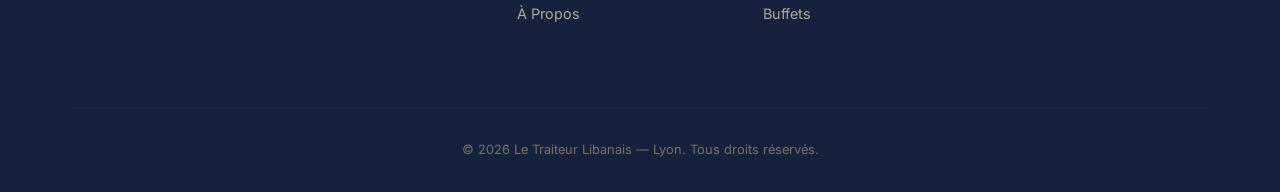
<file: traiteur-entreprise-lyon.html>
<!DOCTYPE html>
<html lang="fr">
<head>
  <meta charset="UTF-8">
  <meta name="viewport" content="width=device-width, initial-scale=1.0">
  <title>Traiteur Entreprise Lyon — Plateaux Repas & Cocktails | Le Traiteur Libanais</title>
  <meta name="description" content="Traiteur pour entreprises à Lyon. Plateaux repas, cocktails dînatoires, buffets séminaires. Cuisine libanaise fait maison. Devis gratuit, commande 1 semaine à l'avance.">
  <meta property="og:title" content="Traiteur Entreprise Lyon — Plateaux Repas & Cocktails">
  <meta property="og:description" content="Traiteur pour entreprises à Lyon. Plateaux repas, cocktails dînatoires, buffets séminaires. Cuisine libanaise fait maison.">
  <meta property="og:type" content="website">
  <meta property="og:url" content="https://letraiteurlibanais.com/traiteur-entreprise-lyon.html">
  <meta property="og:locale" content="fr_FR">
  <meta property="og:site_name" content="Le Traiteur Libanais">
  <link rel="canonical" href="https://letraiteurlibanais.com/traiteur-entreprise-lyon.html">
  <link rel="stylesheet" href="css/style.css">
  <link rel="stylesheet" href="css/components.css">
  <link rel="stylesheet" href="css/pages.css">
</head>
<body>
  <div id="navbar"></div>

  <nav class="breadcrumb" aria-label="Fil d'Ariane">
    <div class="container">
      <a href="index.html">Accueil</a> &rsaquo; <a href="traiteur-lyon.html">Traiteur Lyon</a> &rsaquo; <span>Traiteur Entreprise</span>
    </div>
  </nav>

  <main>
    <section class="section" style="padding-top: var(--space-xl);">
      <div class="container">
        <h1>Traiteur pour Entreprise à Lyon</h1>
        <div class="gold-line"></div>
        <p>Vous organisez un <strong>événement d'entreprise à Lyon</strong> ? Le Traiteur Libanais accompagne les professionnels avec des formules sur-mesure : <a href="plateau-repas-lyon.html">plateaux repas</a> pour vos déjeuners de travail, <a href="traiteur-cocktail-lyon.html">cocktails dînatoires</a> pour vos réceptions, et buffets complets pour vos séminaires.</p>
        <p>Cuisine libanaise <strong>100% fait maison</strong>, préparée avec des ingrédients frais. Nous servons Lyon et toute la première couronne : <a href="traiteur-villeurbanne.html">Villeurbanne</a>, <a href="traiteur-caluire.html">Caluire-et-Cuire</a>, Bron, Écully et Tassin. Commande 1 semaine à l'avance minimum, retrait sur place.</p>
      </div>
    </section>

    <section class="section" style="background: var(--bg-secondary);">
      <div class="container">
        <h2>Nos Formules Corporate</h2>
        <div class="gold-line"></div>
        <div class="grid-3">
          <div class="card animate-on-scroll">
            <div class="card-body">
              <h3>Plateaux Repas</h3>
              <p class="text-secondary">Dès 15€/pers.</p>
              <p>Repas individuels complets pour déjeuners d'entreprise, réunions et formations. Entrée + plat + dessert libanais.</p>
              <a href="plateau-repas-lyon.html" class="btn-outline" style="margin-top:1rem;display:inline-block;padding:0.5rem 1.5rem;">Voir les plateaux</a>
            </div>
          </div>
          <div class="card animate-on-scroll">
            <div class="card-body">
              <h3>Cocktails &amp; Pots</h3>
              <p class="text-secondary">Dès 12€/pers.</p>
              <p>Mezzés, verrines et assortiments libanais pour vos pots de départ, inaugurations et afterworks.</p>
              <a href="traiteur-cocktail-lyon.html" class="btn-outline" style="margin-top:1rem;display:inline-block;padding:0.5rem 1.5rem;">Voir les cocktails</a>
            </div>
          </div>
          <div class="card animate-on-scroll">
            <div class="card-body">
              <h3>Buffets Séminaire</h3>
              <p class="text-secondary">Dès 25€/pers.</p>
              <p>Formules complètes pour séminaires, team buildings et événements corporate de 20 à 500 personnes.</p>
              <a href="formules.html#buffets" class="btn-outline" style="margin-top:1rem;display:inline-block;padding:0.5rem 1.5rem;">Voir les buffets</a>
            </div>
          </div>
        </div>
      </div>
    </section>

    <section class="section">
      <div class="container">
        <h2>Comment Ça Marche ?</h2>
        <div class="gold-line"></div>
        <div class="grid-3">
          <div style="text-align:center;padding:2rem;">
            <div style="font-size:3rem;">1️⃣</div>
            <h3>Choisissez</h3>
            <p>Utilisez notre <a href="devis.html">simulateur de devis</a> pour sélectionner votre formule, le nombre de personnes et vos options.</p>
          </div>
          <div style="text-align:center;padding:2rem;">
            <div style="font-size:3rem;">2️⃣</div>
            <h3>Confirmez</h3>
            <p>Nous vous recontactons sous <strong>24h</strong> pour valider les détails et personnaliser votre commande.</p>
          </div>
          <div style="text-align:center;padding:2rem;">
            <div style="font-size:3rem;">3️⃣</div>
            <h3>Récupérez</h3>
            <p>Retrait le jour J de votre commande fraîchement préparée. Tout est prêt à servir.</p>
          </div>
        </div>
      </div>
    </section>

    <section class="section" style="background: var(--bg-secondary);">
      <div class="container">
        <h2>Questions Fréquentes — Traiteur Entreprise</h2>
        <div class="gold-line"></div>
        <div class="faq-list">
          <details class="faq-item">
            <summary>Quel est le délai pour une commande corporate ?</summary>
            <p>Nous demandons un minimum d'<strong>1 semaine</strong> pour toute commande. Pour les événements de plus de 100 personnes, prévoyez 2 à 3 semaines pour garantir une préparation optimale.</p>
          </details>
          <details class="faq-item">
            <summary>Quel budget prévoir pour un buffet d'entreprise ?</summary>
            <p>Nos formules commencent à <strong>12€/personne</strong> pour un cocktail mezzés et vont jusqu'à <strong>25€+/personne</strong> pour un buffet complet avec entrées, plats et desserts. Utilisez notre <a href="devis.html">simulateur de devis</a> pour une estimation précise.</p>
          </details>
          <details class="faq-item">
            <summary>Gérez-vous les régimes alimentaires spécifiques ?</summary>
            <p>Oui. La cuisine libanaise offre naturellement de nombreuses options <strong>végétariennes et vegan</strong> (houmous, falafel, taboulé, fattouch). Nous adaptons nos formules pour les allergies et intolérances sur demande.</p>
          </details>
          <details class="faq-item">
            <summary>Livrez-vous en entreprise ?</summary>
            <p>Actuellement, nous fonctionnons en <strong>retrait uniquement</strong>. La livraison sera bientôt disponible. Le retrait est simple et rapide, tout est conditionné prêt à servir.</p>
          </details>
        </div>
      </div>
    </section>

    <section class="section" style="text-align:center;">
      <div class="container">
        <h2>Demandez Votre Devis <em>Gratuit</em></h2>
        <div class="gold-line"></div>
        <p class="text-secondary">Simulez votre devis en ligne en 5 étapes. Réponse sous 24h.</p>
        <a href="devis.html" class="btn btn-gold">Simuler Mon Devis</a>
      </div>
    </section>
  </main>

  <div id="footer"></div>

  <script type="application/ld+json">
  {"@context":"https://schema.org","@type":"Service","name":"Traiteur corporate à Lyon","provider":{"@type":"FoodEstablishment","name":"Le Traiteur Libanais","url":"https://letraiteurlibanais.com"},"areaServed":[{"@type":"City","name":"Lyon"},{"@type":"City","name":"Villeurbanne"},{"@type":"City","name":"Caluire-et-Cuire"}],"description":"Traiteur pour entreprises à Lyon. Plateaux repas, cocktails dînatoires, buffets séminaires. Cuisine libanaise fait maison.","serviceType":"Traiteur corporate"}
  </script>
  <script type="application/ld+json">
  {"@context":"https://schema.org","@type":"FAQPage","mainEntity":[{"@type":"Question","name":"Quel est le délai pour une commande corporate ?","acceptedAnswer":{"@type":"Answer","text":"Nous demandons un minimum d'1 semaine pour toute commande. Pour les événements de plus de 100 personnes, prévoyez 2 à 3 semaines."}},{"@type":"Question","name":"Quel budget prévoir pour un buffet d'entreprise ?","acceptedAnswer":{"@type":"Answer","text":"Nos formules commencent à 12€/personne pour un cocktail mezzés et vont jusqu'à 25€+/personne pour un buffet complet."}},{"@type":"Question","name":"Gérez-vous les régimes alimentaires spécifiques ?","acceptedAnswer":{"@type":"Answer","text":"Oui. La cuisine libanaise offre naturellement de nombreuses options végétariennes et vegan. Nous adaptons nos formules pour les allergies et intolérances sur demande."}},{"@type":"Question","name":"Livrez-vous en entreprise ?","acceptedAnswer":{"@type":"Answer","text":"Actuellement, nous fonctionnons en retrait uniquement. La livraison sera bientôt disponible."}}]}
  </script>
  <script type="application/ld+json">
  {"@context":"https://schema.org","@type":"BreadcrumbList","itemListElement":[{"@type":"ListItem","position":1,"name":"Accueil","item":"https://letraiteurlibanais.com/"},{"@type":"ListItem","position":2,"name":"Traiteur Lyon","item":"https://letraiteurlibanais.com/traiteur-lyon.html"},{"@type":"ListItem","position":3,"name":"Traiteur Entreprise","item":"https://letraiteurlibanais.com/traiteur-entreprise-lyon.html"}]}
  </script>

  <script src="js/main.js"></script>
  <script>
    document.getElementById('navbar').innerHTML = getNavbar('');
    document.getElementById('footer').innerHTML = getFooter();
  </script>
</body>
</html>
</file>
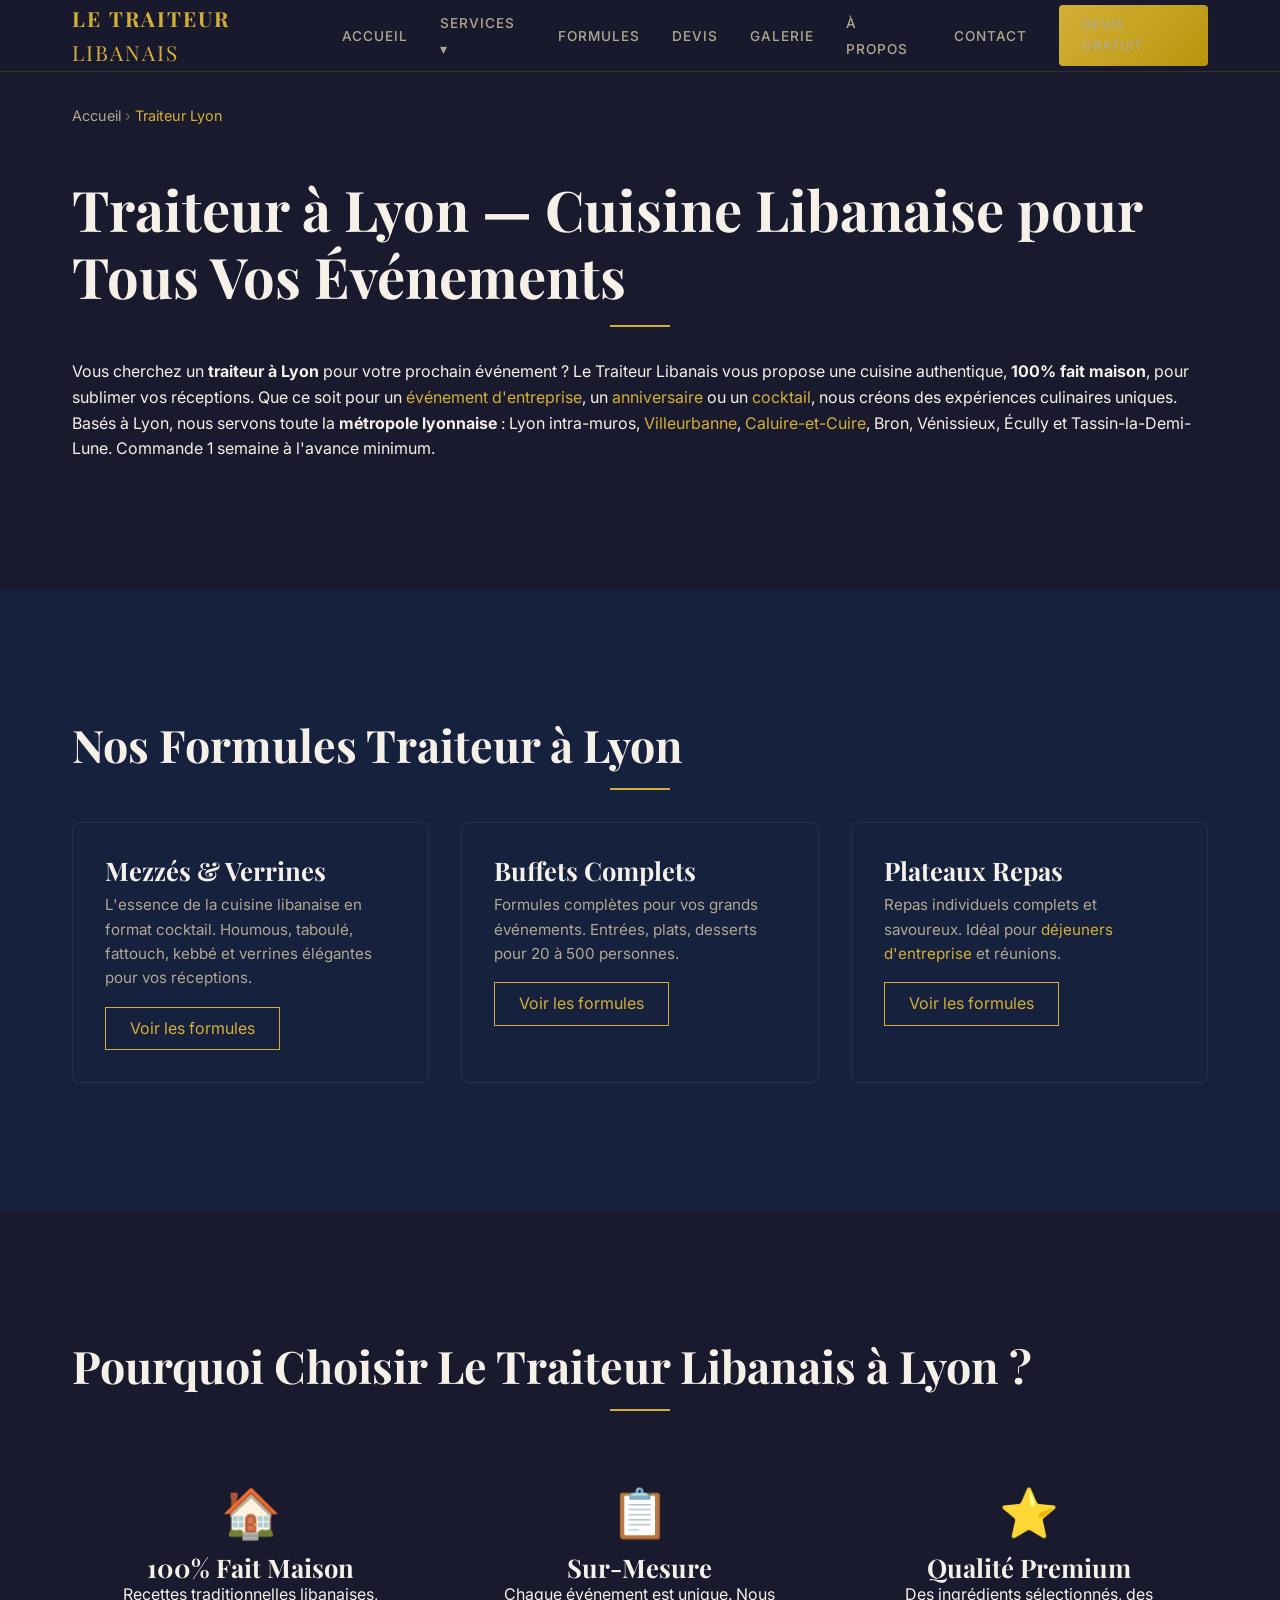
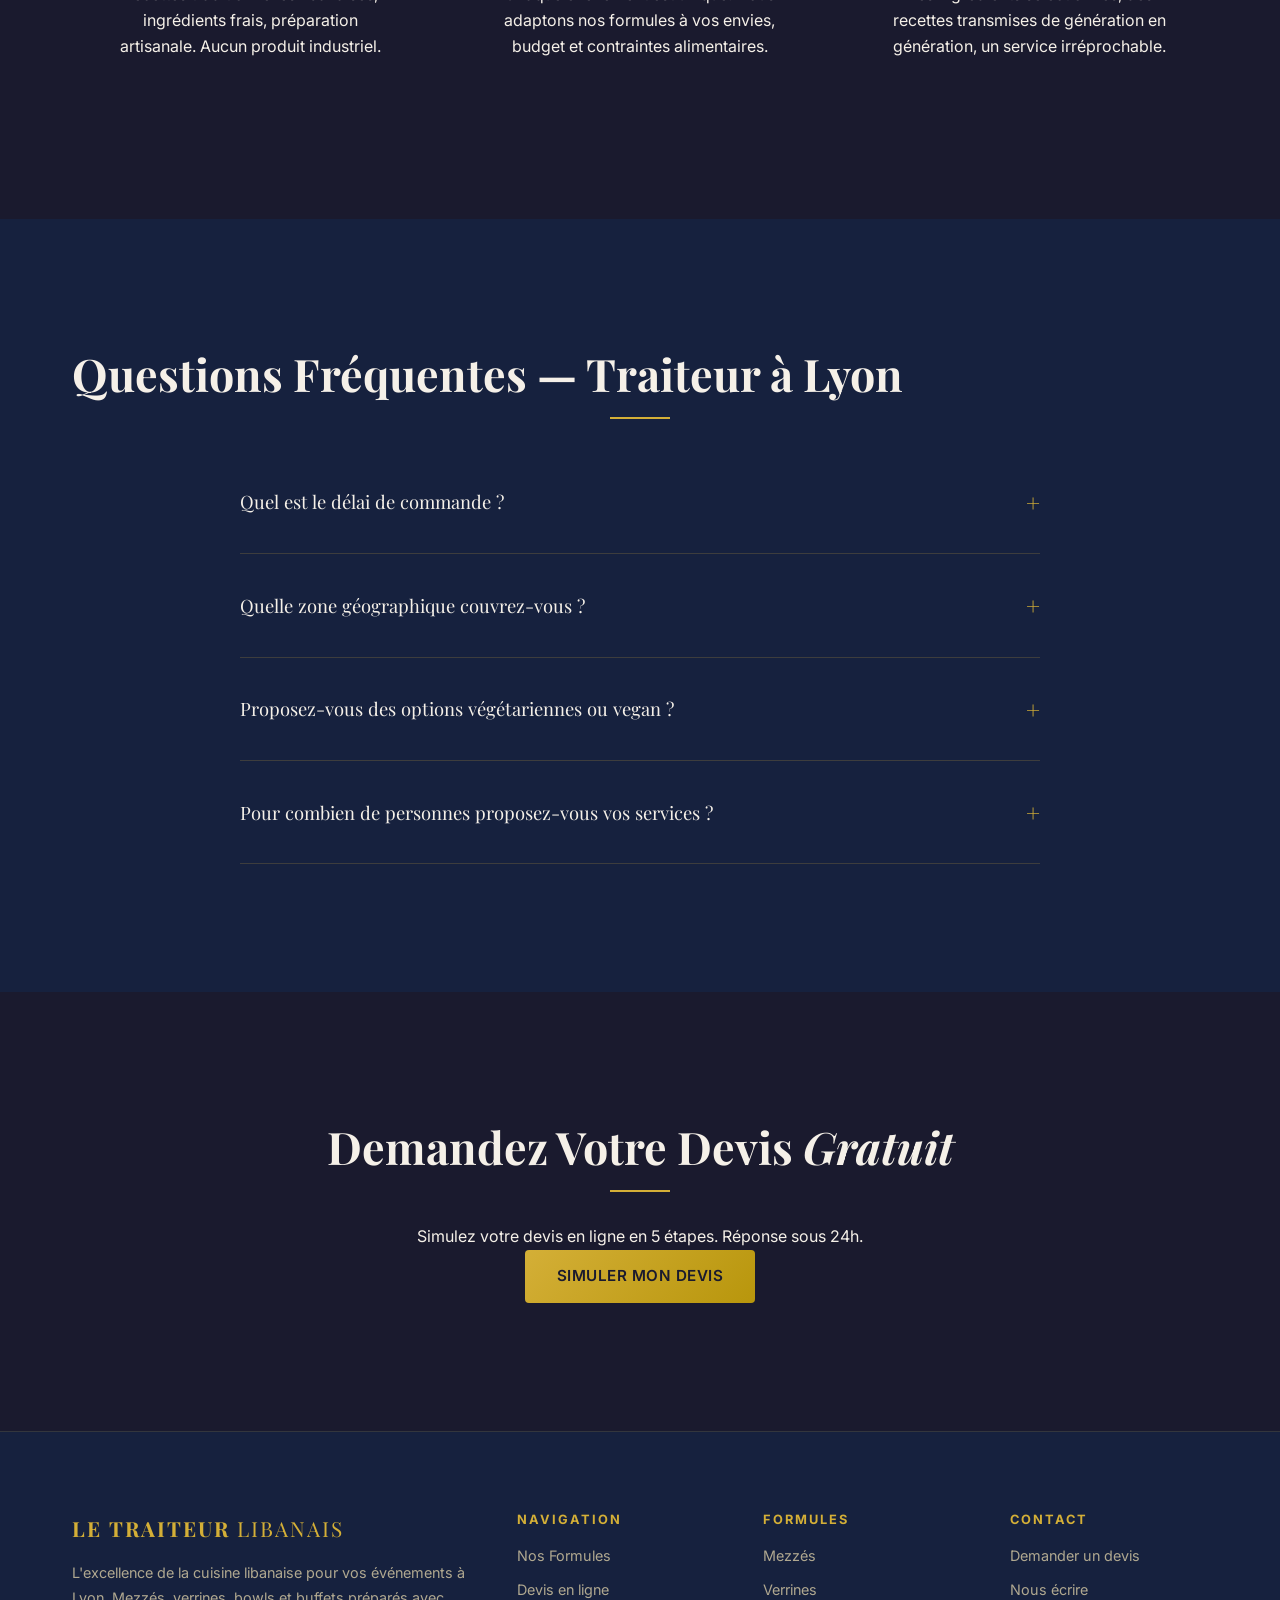
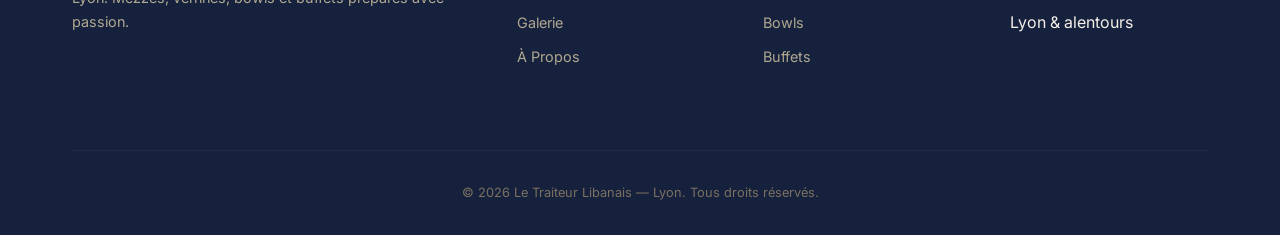
<file: traiteur-lyon.html>
<!DOCTYPE html>
<html lang="fr">
<head>
  <meta charset="UTF-8">
  <meta name="viewport" content="width=device-width, initial-scale=1.0">
  <title>Traiteur Lyon — Cuisine Libanaise pour Événements | Le Traiteur Libanais</title>
  <meta name="description" content="Traiteur à Lyon pour tous vos événements. Cuisine libanaise fait maison : mezzés, buffets, plateaux repas. De 10 à 500 personnes. Devis gratuit en ligne.">
  <meta property="og:title" content="Traiteur Lyon — Cuisine Libanaise pour Événements">
  <meta property="og:description" content="Traiteur à Lyon pour tous vos événements. Cuisine libanaise fait maison, formules sur-mesure.">
  <meta property="og:type" content="website">
  <meta property="og:url" content="https://letraiteurlibanais.com/traiteur-lyon.html">
  <meta property="og:locale" content="fr_FR">
  <meta property="og:site_name" content="Le Traiteur Libanais">
  <link rel="canonical" href="https://letraiteurlibanais.com/traiteur-lyon.html">
  <link rel="stylesheet" href="css/style.css">
  <link rel="stylesheet" href="css/components.css">
  <link rel="stylesheet" href="css/pages.css">
</head>
<body>
  <div id="navbar"></div>

  <nav class="breadcrumb" aria-label="Fil d'Ariane">
    <div class="container">
      <a href="index.html">Accueil</a> &rsaquo; <span>Traiteur Lyon</span>
    </div>
  </nav>

  <main>
    <section class="section" style="padding-top: var(--space-xl);">
      <div class="container">
        <h1>Traiteur à Lyon — Cuisine Libanaise pour Tous Vos Événements</h1>
        <div class="gold-line"></div>
        <p>Vous cherchez un <strong>traiteur à Lyon</strong> pour votre prochain événement ? Le Traiteur Libanais vous propose une cuisine authentique, <strong>100% fait maison</strong>, pour sublimer vos réceptions. Que ce soit pour un <a href="traiteur-entreprise-lyon.html">événement d'entreprise</a>, un <a href="traiteur-anniversaire-lyon.html">anniversaire</a> ou un <a href="traiteur-cocktail-lyon.html">cocktail</a>, nous créons des expériences culinaires uniques.</p>
        <p>Basés à Lyon, nous servons toute la <strong>métropole lyonnaise</strong> : Lyon intra-muros, <a href="traiteur-villeurbanne.html">Villeurbanne</a>, <a href="traiteur-caluire.html">Caluire-et-Cuire</a>, Bron, Vénissieux, Écully et Tassin-la-Demi-Lune. Commande 1 semaine à l'avance minimum.</p>
      </div>
    </section>

    <section class="section" style="background: var(--bg-secondary);">
      <div class="container">
        <h2>Nos Formules Traiteur à Lyon</h2>
        <div class="gold-line"></div>
        <div class="grid-3">
          <div class="card animate-on-scroll">
            <div class="card-body">
              <h3>Mezzés &amp; Verrines</h3>
              <p>L'essence de la cuisine libanaise en format cocktail. Houmous, taboulé, fattouch, kebbé et verrines élégantes pour vos réceptions.</p>
              <a href="formules.html#mezzes" class="btn-outline" style="margin-top:1rem;display:inline-block;padding:0.5rem 1.5rem;">Voir les formules</a>
            </div>
          </div>
          <div class="card animate-on-scroll">
            <div class="card-body">
              <h3>Buffets Complets</h3>
              <p>Formules complètes pour vos grands événements. Entrées, plats, desserts pour 20 à 500 personnes.</p>
              <a href="formules.html#buffets" class="btn-outline" style="margin-top:1rem;display:inline-block;padding:0.5rem 1.5rem;">Voir les formules</a>
            </div>
          </div>
          <div class="card animate-on-scroll">
            <div class="card-body">
              <h3>Plateaux Repas</h3>
              <p>Repas individuels complets et savoureux. Idéal pour <a href="plateau-repas-lyon.html">déjeuners d'entreprise</a> et réunions.</p>
              <a href="formules.html#bowls" class="btn-outline" style="margin-top:1rem;display:inline-block;padding:0.5rem 1.5rem;">Voir les formules</a>
            </div>
          </div>
        </div>
      </div>
    </section>

    <section class="section">
      <div class="container">
        <h2>Pourquoi Choisir Le Traiteur Libanais à Lyon ?</h2>
        <div class="gold-line"></div>
        <div class="grid-3">
          <div style="text-align:center;padding:2rem;">
            <div style="font-size:3rem;">🏠</div>
            <h3>100% Fait Maison</h3>
            <p>Recettes traditionnelles libanaises, ingrédients frais, préparation artisanale. Aucun produit industriel.</p>
          </div>
          <div style="text-align:center;padding:2rem;">
            <div style="font-size:3rem;">📋</div>
            <h3>Sur-Mesure</h3>
            <p>Chaque événement est unique. Nous adaptons nos formules à vos envies, budget et contraintes alimentaires.</p>
          </div>
          <div style="text-align:center;padding:2rem;">
            <div style="font-size:3rem;">⭐</div>
            <h3>Qualité Premium</h3>
            <p>Des ingrédients sélectionnés, des recettes transmises de génération en génération, un service irréprochable.</p>
          </div>
        </div>
      </div>
    </section>

    <section class="section" style="background: var(--bg-secondary);">
      <div class="container">
        <h2>Questions Fréquentes — Traiteur à Lyon</h2>
        <div class="gold-line"></div>
        <div class="faq-list">
          <details class="faq-item">
            <summary>Quel est le délai de commande ?</summary>
            <p>Nous demandons un délai minimum d'<strong>1 semaine</strong> pour préparer votre commande. Pour les grands événements (plus de 100 personnes), prévoyez 2 à 3 semaines.</p>
          </details>
          <details class="faq-item">
            <summary>Quelle zone géographique couvrez-vous ?</summary>
            <p>Nous servons <strong>Lyon et sa première couronne</strong> : tous les arrondissements de Lyon, Villeurbanne, Caluire-et-Cuire, Bron, Vénissieux, Écully et Tassin-la-Demi-Lune.</p>
          </details>
          <details class="faq-item">
            <summary>Proposez-vous des options végétariennes ou vegan ?</summary>
            <p>Oui ! La cuisine libanaise est naturellement riche en options végétariennes : houmous, taboulé, fattouch, falafel, moutabal. Nous proposons également des formules 100% vegan sur demande.</p>
          </details>
          <details class="faq-item">
            <summary>Pour combien de personnes proposez-vous vos services ?</summary>
            <p>Nos formules sont adaptées de <strong>10 à 500 personnes</strong>. Que ce soit un petit pot d'entreprise ou un grand mariage, nous avons la solution.</p>
          </details>
        </div>
      </div>
    </section>

    <section class="section" style="text-align:center;">
      <div class="container">
        <h2>Demandez Votre Devis <em>Gratuit</em></h2>
        <div class="gold-line"></div>
        <p class="text-secondary">Simulez votre devis en ligne en 5 étapes. Réponse sous 24h.</p>
        <a href="devis.html" class="btn btn-gold">Simuler Mon Devis</a>
      </div>
    </section>
  </main>

  <div id="footer"></div>

  <script type="application/ld+json">
  {"@context":"https://schema.org","@type":"Service","name":"Traiteur à Lyon","provider":{"@type":"FoodEstablishment","name":"Le Traiteur Libanais","url":"https://letraiteurlibanais.com"},"areaServed":[{"@type":"City","name":"Lyon"},{"@type":"City","name":"Villeurbanne"},{"@type":"City","name":"Caluire-et-Cuire"},{"@type":"City","name":"Bron"},{"@type":"City","name":"Vénissieux"}],"description":"Traiteur à Lyon pour tous vos événements. Cuisine libanaise fait maison.","serviceType":"Traiteur événementiel"}
  </script>
  <script type="application/ld+json">
  {"@context":"https://schema.org","@type":"FAQPage","mainEntity":[{"@type":"Question","name":"Quel est le délai de commande ?","acceptedAnswer":{"@type":"Answer","text":"Nous demandons un délai minimum d'1 semaine pour préparer votre commande. Pour les grands événements (plus de 100 personnes), prévoyez 2 à 3 semaines."}},{"@type":"Question","name":"Quelle zone géographique couvrez-vous ?","acceptedAnswer":{"@type":"Answer","text":"Nous servons Lyon et sa première couronne : tous les arrondissements de Lyon, Villeurbanne, Caluire-et-Cuire, Bron, Vénissieux, Écully et Tassin-la-Demi-Lune."}},{"@type":"Question","name":"Proposez-vous des options végétariennes ou vegan ?","acceptedAnswer":{"@type":"Answer","text":"Oui ! La cuisine libanaise est naturellement riche en options végétariennes : houmous, taboulé, fattouch, falafel, moutabal. Nous proposons également des formules 100% vegan sur demande."}},{"@type":"Question","name":"Pour combien de personnes proposez-vous vos services ?","acceptedAnswer":{"@type":"Answer","text":"Nos formules sont adaptées de 10 à 500 personnes. Que ce soit un petit pot d'entreprise ou un grand mariage, nous avons la solution."}}]}
  </script>
  <script type="application/ld+json">
  {"@context":"https://schema.org","@type":"BreadcrumbList","itemListElement":[{"@type":"ListItem","position":1,"name":"Accueil","item":"https://letraiteurlibanais.com/"},{"@type":"ListItem","position":2,"name":"Traiteur Lyon","item":"https://letraiteurlibanais.com/traiteur-lyon.html"}]}
  </script>

  <script src="js/main.js"></script>
  <script>
    document.getElementById('navbar').innerHTML = getNavbar('');
    document.getElementById('footer').innerHTML = getFooter();
  </script>
</body>
</html>
</file>
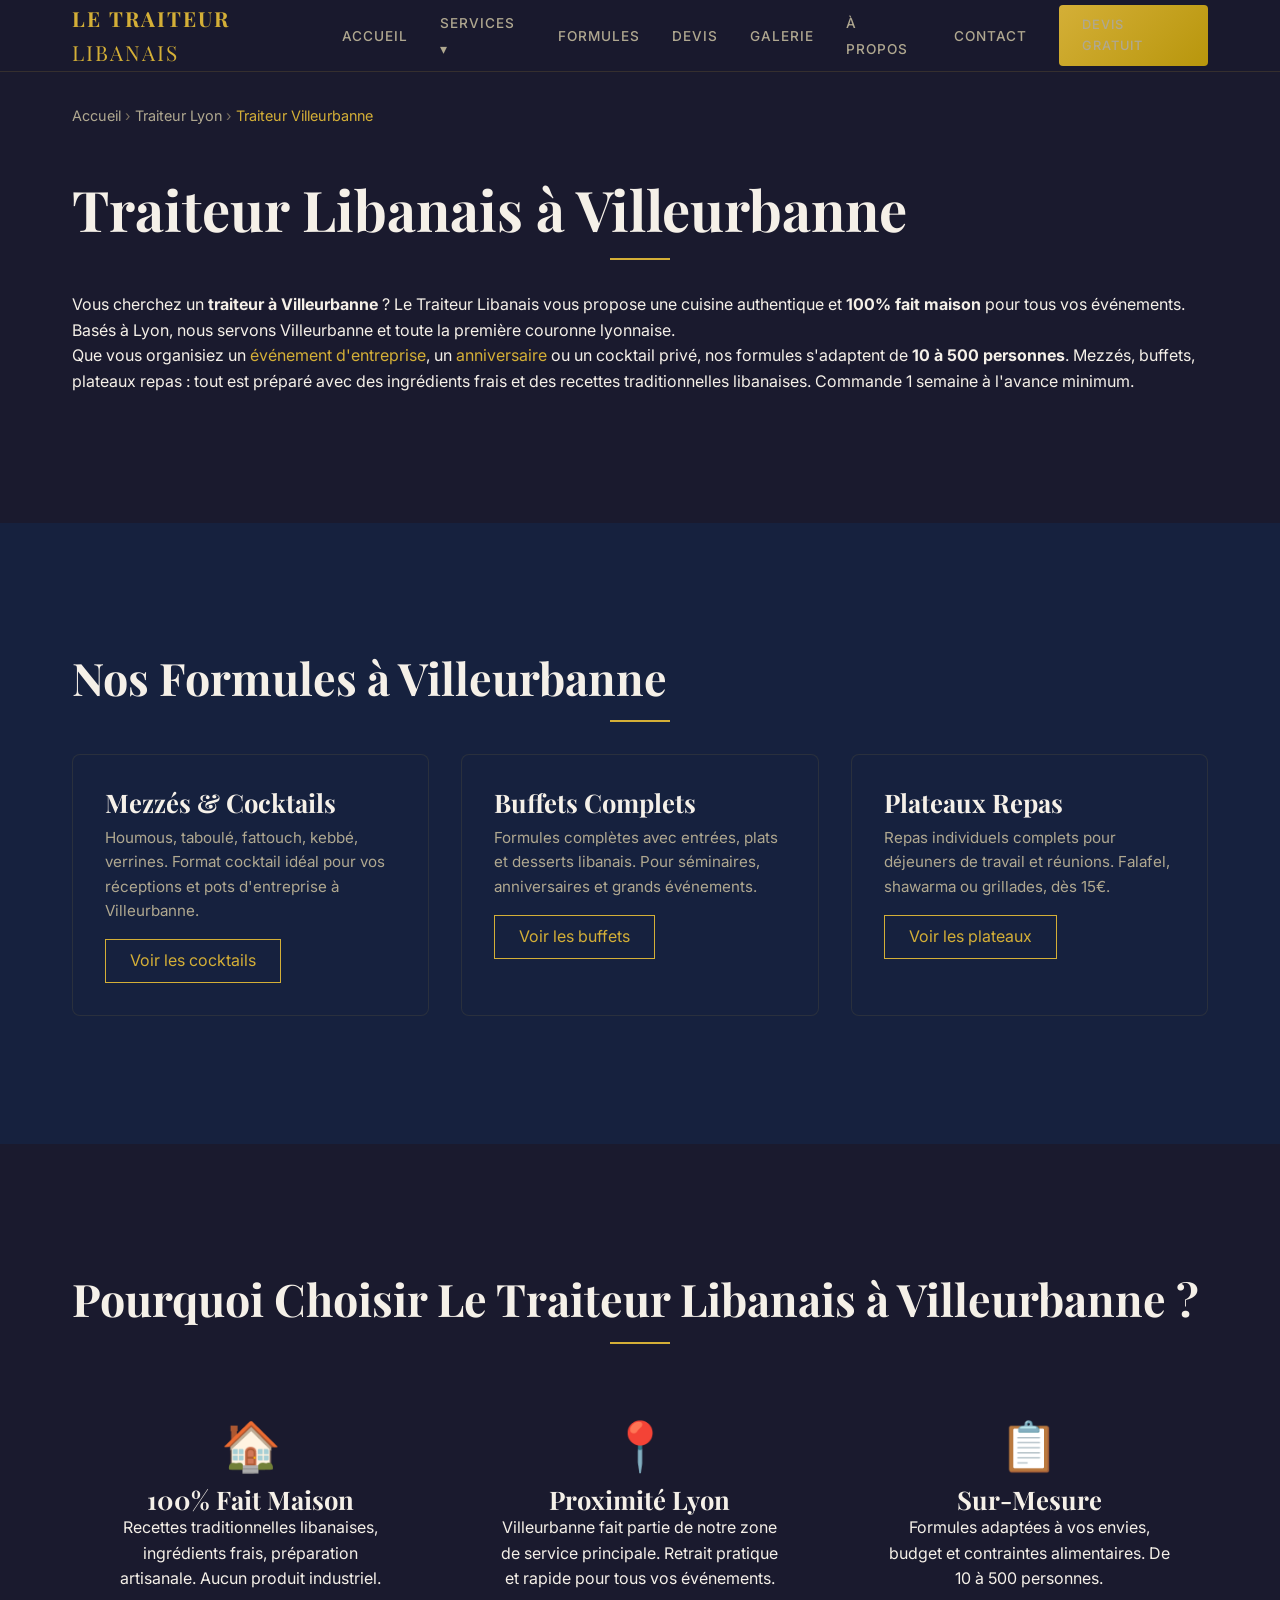
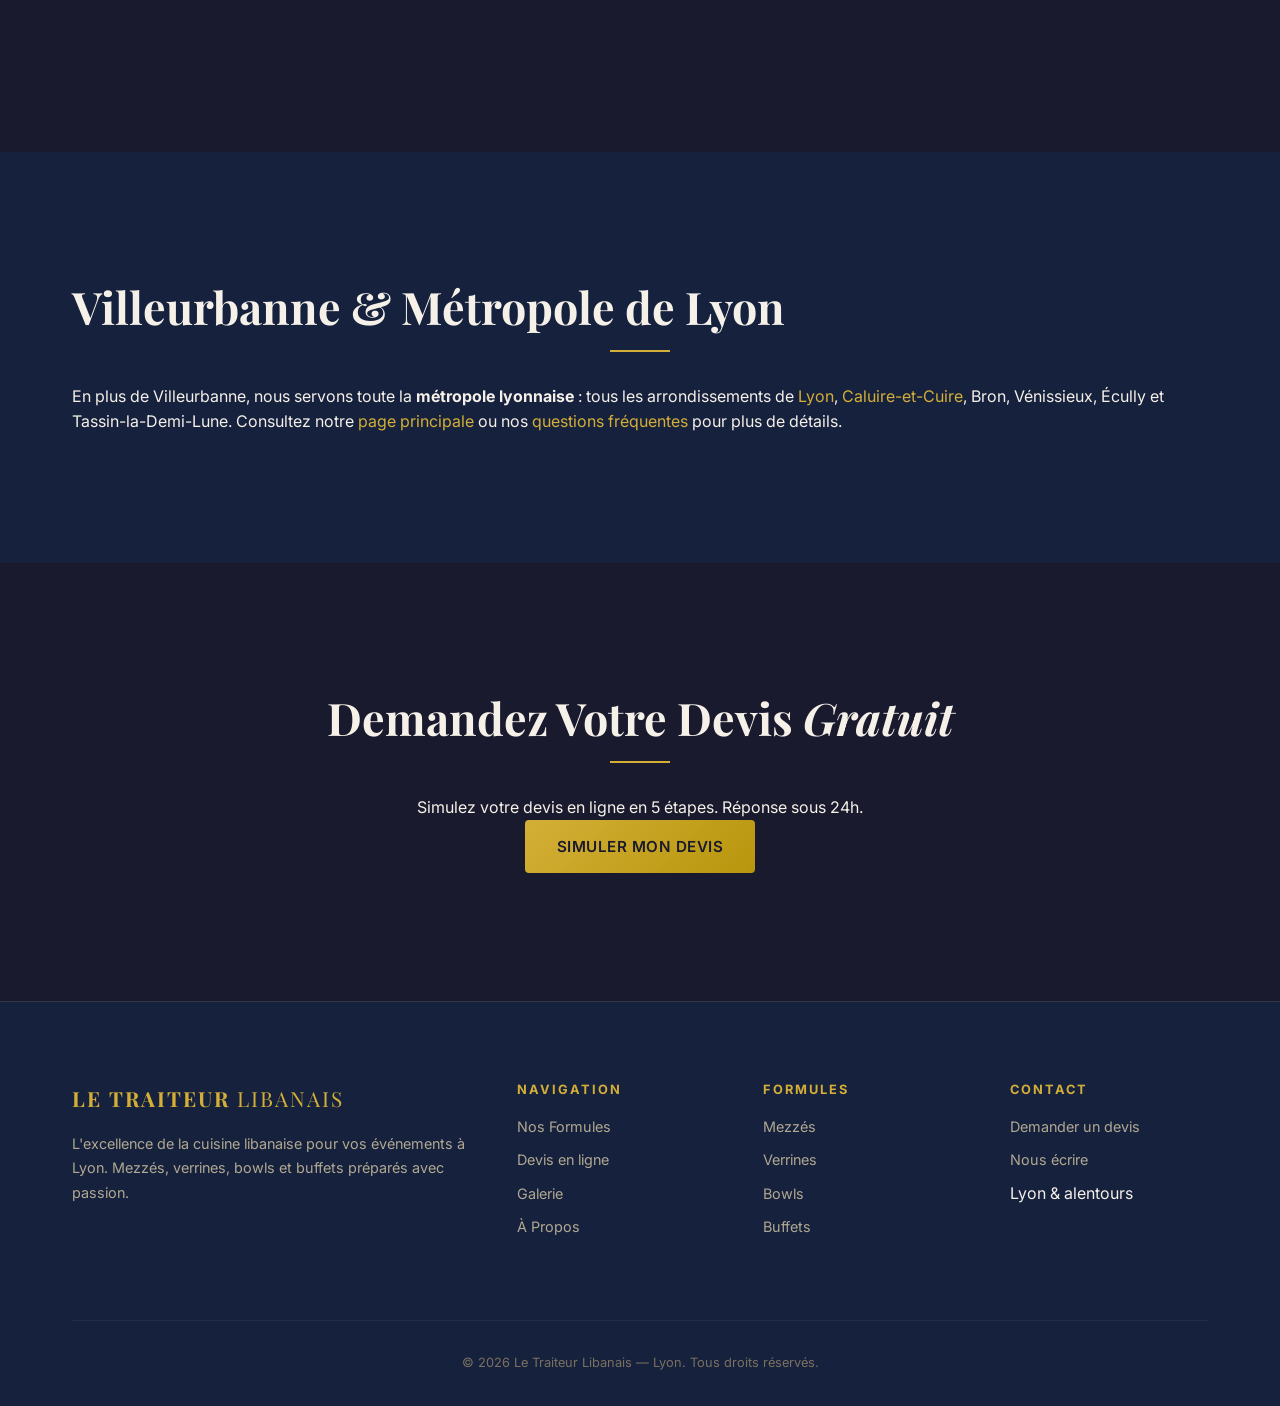
<file: traiteur-villeurbanne.html>
<!DOCTYPE html>
<html lang="fr">
<head>
  <meta charset="UTF-8">
  <meta name="viewport" content="width=device-width, initial-scale=1.0">
  <title>Traiteur Villeurbanne — Cuisine Libanaise pour Événements | Le Traiteur Libanais</title>
  <meta name="description" content="Traiteur libanais à Villeurbanne. Mezzés, buffets et plateaux repas pour entreprises, anniversaires et événements. Devis gratuit en ligne.">
  <meta property="og:title" content="Traiteur Villeurbanne — Cuisine Libanaise pour Événements">
  <meta property="og:description" content="Traiteur libanais à Villeurbanne. Mezzés, buffets et plateaux repas pour tous vos événements.">
  <meta property="og:type" content="website">
  <meta property="og:url" content="https://letraiteurlibanais.com/traiteur-villeurbanne.html">
  <meta property="og:locale" content="fr_FR">
  <meta property="og:site_name" content="Le Traiteur Libanais">
  <link rel="canonical" href="https://letraiteurlibanais.com/traiteur-villeurbanne.html">
  <link rel="stylesheet" href="css/style.css">
  <link rel="stylesheet" href="css/components.css">
  <link rel="stylesheet" href="css/pages.css">
</head>
<body>
  <div id="navbar"></div>

  <nav class="breadcrumb" aria-label="Fil d'Ariane">
    <div class="container">
      <a href="index.html">Accueil</a> &rsaquo; <a href="traiteur-lyon.html">Traiteur Lyon</a> &rsaquo; <span>Traiteur Villeurbanne</span>
    </div>
  </nav>

  <main>
    <section class="section" style="padding-top: var(--space-xl);">
      <div class="container">
        <h1>Traiteur Libanais à Villeurbanne</h1>
        <div class="gold-line"></div>
        <p>Vous cherchez un <strong>traiteur à Villeurbanne</strong> ? Le Traiteur Libanais vous propose une cuisine authentique et <strong>100% fait maison</strong> pour tous vos événements. Basés à Lyon, nous servons Villeurbanne et toute la première couronne lyonnaise.</p>
        <p>Que vous organisiez un <a href="traiteur-entreprise-lyon.html">événement d'entreprise</a>, un <a href="traiteur-anniversaire-lyon.html">anniversaire</a> ou un cocktail privé, nos formules s'adaptent de <strong>10 à 500 personnes</strong>. Mezzés, buffets, plateaux repas : tout est préparé avec des ingrédients frais et des recettes traditionnelles libanaises. Commande 1 semaine à l'avance minimum.</p>
      </div>
    </section>

    <section class="section" style="background: var(--bg-secondary);">
      <div class="container">
        <h2>Nos Formules à Villeurbanne</h2>
        <div class="gold-line"></div>
        <div class="grid-3">
          <div class="card animate-on-scroll">
            <div class="card-body">
              <h3>Mezzés &amp; Cocktails</h3>
              <p>Houmous, taboulé, fattouch, kebbé, verrines. Format cocktail idéal pour vos réceptions et pots d'entreprise à Villeurbanne.</p>
              <a href="traiteur-cocktail-lyon.html" class="btn-outline" style="margin-top:1rem;display:inline-block;padding:0.5rem 1.5rem;">Voir les cocktails</a>
            </div>
          </div>
          <div class="card animate-on-scroll">
            <div class="card-body">
              <h3>Buffets Complets</h3>
              <p>Formules complètes avec entrées, plats et desserts libanais. Pour séminaires, anniversaires et grands événements.</p>
              <a href="formules.html#buffets" class="btn-outline" style="margin-top:1rem;display:inline-block;padding:0.5rem 1.5rem;">Voir les buffets</a>
            </div>
          </div>
          <div class="card animate-on-scroll">
            <div class="card-body">
              <h3>Plateaux Repas</h3>
              <p>Repas individuels complets pour déjeuners de travail et réunions. Falafel, shawarma ou grillades, dès 15€.</p>
              <a href="plateau-repas-lyon.html" class="btn-outline" style="margin-top:1rem;display:inline-block;padding:0.5rem 1.5rem;">Voir les plateaux</a>
            </div>
          </div>
        </div>
      </div>
    </section>

    <section class="section">
      <div class="container">
        <h2>Pourquoi Choisir Le Traiteur Libanais à Villeurbanne ?</h2>
        <div class="gold-line"></div>
        <div class="grid-3">
          <div style="text-align:center;padding:2rem;">
            <div style="font-size:3rem;">🏠</div>
            <h3>100% Fait Maison</h3>
            <p>Recettes traditionnelles libanaises, ingrédients frais, préparation artisanale. Aucun produit industriel.</p>
          </div>
          <div style="text-align:center;padding:2rem;">
            <div style="font-size:3rem;">📍</div>
            <h3>Proximité Lyon</h3>
            <p>Villeurbanne fait partie de notre zone de service principale. Retrait pratique et rapide pour tous vos événements.</p>
          </div>
          <div style="text-align:center;padding:2rem;">
            <div style="font-size:3rem;">📋</div>
            <h3>Sur-Mesure</h3>
            <p>Formules adaptées à vos envies, budget et contraintes alimentaires. De 10 à 500 personnes.</p>
          </div>
        </div>
      </div>
    </section>

    <section class="section" style="background: var(--bg-secondary);">
      <div class="container">
        <h2>Villeurbanne &amp; Métropole de Lyon</h2>
        <div class="gold-line"></div>
        <p>En plus de Villeurbanne, nous servons toute la <strong>métropole lyonnaise</strong> : tous les arrondissements de <a href="traiteur-lyon.html">Lyon</a>, <a href="traiteur-caluire.html">Caluire-et-Cuire</a>, Bron, Vénissieux, Écully et Tassin-la-Demi-Lune. Consultez notre <a href="traiteur-lyon.html">page principale</a> ou nos <a href="traiteur-lyon.html#faq">questions fréquentes</a> pour plus de détails.</p>
      </div>
    </section>

    <section class="section" style="text-align:center;">
      <div class="container">
        <h2>Demandez Votre Devis <em>Gratuit</em></h2>
        <div class="gold-line"></div>
        <p class="text-secondary">Simulez votre devis en ligne en 5 étapes. Réponse sous 24h.</p>
        <a href="devis.html" class="btn btn-gold">Simuler Mon Devis</a>
      </div>
    </section>
  </main>

  <div id="footer"></div>

  <script type="application/ld+json">
  {"@context":"https://schema.org","@type":"Service","name":"Traiteur à Villeurbanne","provider":{"@type":"FoodEstablishment","name":"Le Traiteur Libanais","url":"https://letraiteurlibanais.com"},"areaServed":{"@type":"City","name":"Villeurbanne"},"description":"Traiteur libanais à Villeurbanne. Mezzés, buffets et plateaux repas pour entreprises, anniversaires et événements.","serviceType":"Traiteur événementiel"}
  </script>
  <script type="application/ld+json">
  {"@context":"https://schema.org","@type":"BreadcrumbList","itemListElement":[{"@type":"ListItem","position":1,"name":"Accueil","item":"https://letraiteurlibanais.com/"},{"@type":"ListItem","position":2,"name":"Traiteur Lyon","item":"https://letraiteurlibanais.com/traiteur-lyon.html"},{"@type":"ListItem","position":3,"name":"Traiteur Villeurbanne","item":"https://letraiteurlibanais.com/traiteur-villeurbanne.html"}]}
  </script>

  <script src="js/main.js"></script>
  <script>
    document.getElementById('navbar').innerHTML = getNavbar('');
    document.getElementById('footer').innerHTML = getFooter();
  </script>
</body>
</html>
</file>
<file: css/style.css>
@import url('https://fonts.googleapis.com/css2?family=Playfair+Display:wght@400;600;700&family=Inter:wght@300;400;500;600;700&display=swap');

:root {
  --bg-primary: #1a1a2e;
  --bg-secondary: #16213e;
  --bg-tertiary: #0f3460;
  --gold: #d4af37;
  --gold-light: #f0d060;
  --gold-dark: #b8960c;
  --cream: #f5f0e8;
  --cream-dark: #e8dfd0;
  --white: #ffffff;
  --text-primary: #f5f0e8;
  --text-secondary: #b0a890;
  --text-muted: #7a7060;
  --font-heading: 'Playfair Display', Georgia, serif;
  --font-body: 'Inter', -apple-system, sans-serif;
  --space-xs: 0.25rem;
  --space-sm: 0.5rem;
  --space-md: 1rem;
  --space-lg: 2rem;
  --space-xl: 3rem;
  --space-2xl: 5rem;
  --space-3xl: 8rem;
  --max-width: 1200px;
  --nav-height: 72px;
  --transition-fast: 0.2s ease;
  --transition-base: 0.3s ease;
  --transition-slow: 0.5s ease;
  --shadow-sm: 0 2px 8px rgba(0,0,0,0.3);
  --shadow-md: 0 4px 16px rgba(0,0,0,0.4);
  --shadow-lg: 0 8px 32px rgba(0,0,0,0.5);
  --shadow-gold: 0 4px 20px rgba(212,175,55,0.2);
}

*, *::before, *::after { margin: 0; padding: 0; box-sizing: border-box; }
html { scroll-behavior: smooth; font-size: 16px; }
body { font-family: var(--font-body); background: var(--bg-primary); color: var(--text-primary); line-height: 1.6; -webkit-font-smoothing: antialiased; }

h1, h2, h3, h4 { font-family: var(--font-heading); line-height: 1.2; color: var(--cream); }
h1 { font-size: clamp(2.2rem, 5vw, 3.5rem); }
h2 { font-size: clamp(1.8rem, 4vw, 2.8rem); }
h3 { font-size: clamp(1.2rem, 2.5vw, 1.6rem); }

a { color: var(--gold); text-decoration: none; transition: color var(--transition-fast); }
a:hover { color: var(--gold-light); }
img { max-width: 100%; height: auto; display: block; }

.container { max-width: var(--max-width); margin: 0 auto; padding: 0 var(--space-lg); }
.section { padding: var(--space-3xl) 0; }
.section-title { text-align: center; margin-bottom: var(--space-sm); }
.section-subtitle { text-align: center; color: var(--text-secondary); font-size: 1.1rem; margin-bottom: var(--space-2xl); }
.gold-line { width: 60px; height: 2px; background: var(--gold); margin: var(--space-md) auto var(--space-lg); }

.btn { display: inline-flex; align-items: center; gap: var(--space-sm); padding: 0.9rem 2rem; border: none; border-radius: 4px; font-family: var(--font-body); font-size: 0.95rem; font-weight: 600; letter-spacing: 0.5px; cursor: pointer; transition: all var(--transition-base); text-transform: uppercase; }
.btn-gold { background: linear-gradient(135deg, var(--gold), var(--gold-dark)); color: var(--bg-primary); }
.btn-gold:hover { background: linear-gradient(135deg, var(--gold-light), var(--gold)); box-shadow: var(--shadow-gold); transform: translateY(-2px); }
.btn-outline { background: transparent; border: 1.5px solid var(--gold); color: var(--gold); }
.btn-outline:hover { background: var(--gold); color: var(--bg-primary); }

.grid-2 { display: grid; grid-template-columns: repeat(2, 1fr); gap: var(--space-lg); }
.grid-3 { display: grid; grid-template-columns: repeat(3, 1fr); gap: var(--space-lg); }
.grid-4 { display: grid; grid-template-columns: repeat(4, 1fr); gap: var(--space-lg); }

.animate-on-scroll { opacity: 0; transform: translateY(20px); transition: opacity 0.6s ease, transform 0.6s ease; }
.animate-on-scroll.visible { opacity: 1; transform: translateY(0); }

@media (max-width: 1024px) {
  .grid-4 { grid-template-columns: repeat(2, 1fr); }
  .grid-3 { grid-template-columns: repeat(2, 1fr); }
}
@media (max-width: 768px) {
  .grid-4, .grid-3, .grid-2 { grid-template-columns: 1fr; }
  .section { padding: var(--space-2xl) 0; }
}
</file>
<file: css/components.css>
/* css/components.css */

/* ============ NAVBAR ============ */
.navbar { position: fixed; top: 0; left: 0; right: 0; height: var(--nav-height); background: rgba(26, 26, 46, 0.95); backdrop-filter: blur(10px); z-index: 1000; border-bottom: 1px solid rgba(212,175,55,0.15); }
.navbar .container { display: flex; align-items: center; justify-content: space-between; height: 100%; }
.nav-logo { font-family: var(--font-heading); font-size: 1.3rem; color: var(--gold); letter-spacing: 2px; }
.nav-logo span { font-weight: 700; }
.nav-links { display: flex; align-items: center; gap: var(--space-lg); list-style: none; }
.nav-links a { color: var(--text-secondary); font-size: 0.85rem; font-weight: 500; letter-spacing: 1px; text-transform: uppercase; transition: color var(--transition-fast); }
.nav-links a:hover, .nav-links a.active { color: var(--gold); }
.nav-cta { padding: 0.6rem 1.4rem !important; font-size: 0.8rem !important; }
.nav-hamburger { display: none; flex-direction: column; gap: 5px; cursor: pointer; padding: 4px; }
.nav-hamburger span { width: 24px; height: 2px; background: var(--gold); transition: all var(--transition-base); }
.nav-mobile { display: none; position: fixed; top: var(--nav-height); left: 0; right: 0; bottom: 0; background: var(--bg-primary); padding: var(--space-xl); z-index: 999; }
.nav-mobile.open { display: flex; flex-direction: column; gap: var(--space-lg); }
.nav-mobile a { font-family: var(--font-heading); font-size: 1.5rem; color: var(--cream); }
@media (max-width: 768px) { .nav-links { display: none; } .nav-hamburger { display: flex; } }

/* ============ HERO ============ */
.hero { min-height: 100vh; display: flex; align-items: center; justify-content: center; text-align: center; position: relative; overflow: hidden; padding-top: var(--nav-height); }
.hero-bg { position: absolute; inset: 0; background-size: cover; background-position: center; filter: brightness(0.3); }
.hero-overlay { position: absolute; inset: 0; background: linear-gradient(to bottom, rgba(26,26,46,0.4), rgba(26,26,46,0.9)); }
.hero-content { position: relative; z-index: 1; max-width: 700px; padding: var(--space-lg); }
.hero-label { font-size: 0.85rem; color: var(--gold); letter-spacing: 6px; text-transform: uppercase; margin-bottom: var(--space-md); }
.hero h1 { margin-bottom: var(--space-md); }
.hero h1 em { color: var(--gold); font-style: normal; }
.hero-desc { color: var(--text-secondary); font-size: 1.1rem; margin-bottom: var(--space-xl); line-height: 1.7; }
.hero-actions { display: flex; gap: var(--space-md); justify-content: center; flex-wrap: wrap; }

/* ============ CARDS ============ */
.card { background: var(--bg-secondary); border-radius: 8px; overflow: hidden; border: 1px solid rgba(212,175,55,0.1); transition: all var(--transition-base); }
.card:hover { transform: translateY(-4px); border-color: rgba(212,175,55,0.3); box-shadow: var(--shadow-gold); }
.card-img { width: 100%; height: 220px; object-fit: cover; }
.card-body { padding: var(--space-lg); }
.card-body h3 { margin-bottom: var(--space-sm); }
.card-body p { color: var(--text-secondary); font-size: 0.95rem; }
.card-price { display: flex; align-items: baseline; gap: var(--space-xs); margin-top: var(--space-md); font-family: var(--font-heading); }
.card-price .amount { font-size: 1.4rem; color: var(--gold); font-weight: 700; }
.card-price .unit { color: var(--text-muted); font-size: 0.85rem; }

/* ============ BADGES ============ */
.badge { display: inline-block; padding: 0.2rem 0.7rem; border-radius: 20px; font-size: 0.7rem; font-weight: 600; letter-spacing: 0.5px; text-transform: uppercase; }
.badge-vegan { background: rgba(76, 175, 80, 0.15); color: #66bb6a; border: 1px solid rgba(76, 175, 80, 0.3); }
.badge-veggie { background: rgba(139, 195, 74, 0.15); color: #9ccc65; border: 1px solid rgba(139, 195, 74, 0.3); }
.badge-glutenfree { background: rgba(255, 183, 77, 0.15); color: #ffb74d; border: 1px solid rgba(255, 183, 77, 0.3); }
.badge-new { background: rgba(212, 175, 55, 0.15); color: var(--gold); border: 1px solid rgba(212, 175, 55, 0.3); }

/* ============ TESTIMONIALS ============ */
.testimonial { background: var(--bg-secondary); border-radius: 8px; padding: var(--space-xl); border: 1px solid rgba(212,175,55,0.1); text-align: center; }
.testimonial-stars { color: var(--gold); font-size: 1.2rem; margin-bottom: var(--space-md); }
.testimonial-text { color: var(--text-secondary); font-style: italic; font-size: 1rem; line-height: 1.7; margin-bottom: var(--space-md); }
.testimonial-author { color: var(--cream); font-weight: 600; }
.testimonial-role { color: var(--text-muted); font-size: 0.85rem; }

/* ============ FOOTER ============ */
.footer { background: var(--bg-secondary); border-top: 1px solid rgba(212,175,55,0.15); padding: var(--space-2xl) 0 var(--space-lg); }
.footer-grid { display: grid; grid-template-columns: 2fr 1fr 1fr 1fr; gap: var(--space-xl); margin-bottom: var(--space-2xl); }
.footer-brand p { color: var(--text-secondary); margin-top: var(--space-md); font-size: 0.9rem; line-height: 1.7; }
.footer h4 { font-family: var(--font-body); font-size: 0.8rem; letter-spacing: 2px; text-transform: uppercase; color: var(--gold); margin-bottom: var(--space-md); }
.footer ul { list-style: none; display: flex; flex-direction: column; gap: var(--space-sm); }
.footer ul a { color: var(--text-secondary); font-size: 0.9rem; }
.footer ul a:hover { color: var(--gold); }
.footer-bottom { border-top: 1px solid rgba(255,255,255,0.05); padding-top: var(--space-lg); text-align: center; color: var(--text-muted); font-size: 0.8rem; }
@media (max-width: 768px) { .footer-grid { grid-template-columns: 1fr; text-align: center; } }

/* ============ FLOATING BUTTONS ============ */
.floating-whatsapp { position: fixed; bottom: 24px; right: 24px; width: 56px; height: 56px; background: #25D366; border-radius: 50%; display: flex; align-items: center; justify-content: center; box-shadow: var(--shadow-md); z-index: 900; transition: transform var(--transition-fast); }
.floating-whatsapp:hover { transform: scale(1.1); }
.floating-whatsapp svg { width: 28px; height: 28px; fill: white; }
.floating-phone { display: none; position: fixed; bottom: 24px; left: 24px; width: 56px; height: 56px; background: var(--gold); border-radius: 50%; align-items: center; justify-content: center; box-shadow: var(--shadow-md); z-index: 900; }
.floating-phone svg { width: 24px; height: 24px; fill: var(--bg-primary); }
@media (max-width: 768px) { .floating-phone { display: flex; } }

/* ===== NAV DROPDOWN ===== */
.nav-dropdown {
  position: relative;
}
.nav-dropdown-menu {
  display: none;
  position: absolute;
  top: 100%;
  left: 0;
  background: var(--bg-secondary);
  border: 1px solid rgba(212, 175, 55, 0.2);
  border-radius: 4px;
  min-width: 200px;
  padding: 0.5rem 0;
  z-index: 1000;
  box-shadow: var(--shadow-md);
  list-style: none;
}
.nav-dropdown:hover .nav-dropdown-menu {
  display: block;
}
.nav-dropdown-menu li {
  list-style: none;
}
.nav-dropdown-menu a {
  display: block;
  padding: 0.6rem 1.2rem;
  color: var(--text-primary);
  font-size: 0.9rem;
  transition: background var(--transition-fast);
}
.nav-dropdown-menu a:hover {
  background: rgba(212, 175, 55, 0.1);
  color: var(--gold);
}
</file>
<file: css/pages.css>
/* css/pages.css */

/* ============ FORMULES PAGE ============ */
.formules-nav { display: flex; justify-content: center; gap: var(--space-md); margin-bottom: var(--space-2xl); flex-wrap: wrap; }
.formules-nav button { padding: 0.6rem 1.5rem; background: transparent; border: 1px solid rgba(212,175,55,0.3); color: var(--text-secondary); border-radius: 30px; font-family: var(--font-body); font-size: 0.85rem; cursor: pointer; transition: all var(--transition-fast); }
.formules-nav button.active, .formules-nav button:hover { background: var(--gold); color: var(--bg-primary); border-color: var(--gold); }
.formule-section { margin-bottom: var(--space-2xl); }
.formule-section-title { font-family: var(--font-heading); font-size: 1.6rem; color: var(--gold); margin-bottom: var(--space-lg); padding-bottom: var(--space-sm); border-bottom: 1px solid rgba(212,175,55,0.2); }

/* ============ DEVIS WIZARD ============ */
.wizard { max-width: 800px; margin: 0 auto; padding-top: calc(var(--nav-height) + var(--space-2xl)); }
.wizard-progress { display: flex; justify-content: space-between; margin-bottom: var(--space-2xl); position: relative; }
.wizard-progress::before { content: ''; position: absolute; top: 16px; left: 0; right: 0; height: 2px; background: rgba(212,175,55,0.2); }
.wizard-progress-fill { position: absolute; top: 16px; left: 0; height: 2px; background: var(--gold); transition: width var(--transition-base); }
.wizard-step-indicator { position: relative; display: flex; flex-direction: column; align-items: center; gap: var(--space-sm); z-index: 1; }
.wizard-step-dot { width: 32px; height: 32px; border-radius: 50%; background: var(--bg-secondary); border: 2px solid rgba(212,175,55,0.3); display: flex; align-items: center; justify-content: center; font-size: 0.8rem; font-weight: 600; color: var(--text-muted); transition: all var(--transition-base); }
.wizard-step-indicator.active .wizard-step-dot { background: var(--gold); border-color: var(--gold); color: var(--bg-primary); }
.wizard-step-indicator.done .wizard-step-dot { background: var(--gold-dark); border-color: var(--gold); color: var(--bg-primary); }
.wizard-step-label { font-size: 0.7rem; color: var(--text-muted); text-transform: uppercase; letter-spacing: 1px; }
.wizard-step-indicator.active .wizard-step-label { color: var(--gold); }
.wizard-panel { display: none; animation: fadeIn 0.3s ease; }
.wizard-panel.active { display: block; }
@keyframes fadeIn { from { opacity: 0; transform: translateY(10px); } to { opacity: 1; transform: translateY(0); } }
.wizard-title { text-align: center; margin-bottom: var(--space-lg); }
.wizard-subtitle { text-align: center; color: var(--text-secondary); margin-bottom: var(--space-xl); }
.event-grid { display: grid; grid-template-columns: repeat(3, 1fr); gap: var(--space-md); }
.event-card { background: var(--bg-secondary); border: 2px solid rgba(212,175,55,0.1); border-radius: 8px; padding: var(--space-xl) var(--space-lg); text-align: center; cursor: pointer; transition: all var(--transition-base); }
.event-card:hover { border-color: rgba(212,175,55,0.4); }
.event-card.selected { border-color: var(--gold); background: rgba(212,175,55,0.05); }
.event-card-icon { font-size: 2rem; margin-bottom: var(--space-sm); }
.event-card-label { font-weight: 600; color: var(--cream); }
.menu-item { display: flex; align-items: center; gap: var(--space-lg); background: var(--bg-secondary); border: 1px solid rgba(212,175,55,0.1); border-radius: 8px; padding: var(--space-md); margin-bottom: var(--space-md); transition: all var(--transition-fast); }
.menu-item:hover { border-color: rgba(212,175,55,0.3); }
.menu-item.selected { border-color: var(--gold); background: rgba(212,175,55,0.05); }
.menu-item-img { width: 80px; height: 80px; border-radius: 6px; object-fit: cover; flex-shrink: 0; }
.menu-item-info { flex: 1; }
.menu-item-name { font-weight: 600; color: var(--cream); margin-bottom: 2px; }
.menu-item-desc { font-size: 0.85rem; color: var(--text-secondary); }
.menu-item-price { color: var(--gold); font-family: var(--font-heading); font-size: 1.1rem; font-weight: 700; flex-shrink: 0; }
.menu-item-qty { display: flex; align-items: center; gap: var(--space-sm); flex-shrink: 0; }
.menu-item-qty button { width: 32px; height: 32px; border-radius: 50%; border: 1px solid var(--gold); background: transparent; color: var(--gold); font-size: 1.1rem; cursor: pointer; transition: all var(--transition-fast); }
.menu-item-qty button:hover { background: var(--gold); color: var(--bg-primary); }
.menu-item-qty span { min-width: 24px; text-align: center; font-weight: 600; }
.option-checkbox { display: flex; align-items: center; gap: var(--space-md); padding: var(--space-md) var(--space-lg); background: var(--bg-secondary); border: 1px solid rgba(212,175,55,0.1); border-radius: 8px; margin-bottom: var(--space-md); cursor: pointer; transition: all var(--transition-fast); }
.option-checkbox:hover { border-color: rgba(212,175,55,0.3); }
.option-checkbox.checked { border-color: var(--gold); background: rgba(212,175,55,0.05); }
.option-checkbox input { display: none; }
.option-checkmark { width: 24px; height: 24px; border: 2px solid rgba(212,175,55,0.4); border-radius: 4px; display: flex; align-items: center; justify-content: center; flex-shrink: 0; transition: all var(--transition-fast); }
.option-checkbox.checked .option-checkmark { background: var(--gold); border-color: var(--gold); }
.range-slider { margin: var(--space-lg) 0; }
.range-slider input[type="range"] { width: 100%; -webkit-appearance: none; height: 4px; background: rgba(212,175,55,0.2); border-radius: 2px; outline: none; }
.range-slider input[type="range"]::-webkit-slider-thumb { -webkit-appearance: none; width: 24px; height: 24px; border-radius: 50%; background: var(--gold); cursor: pointer; box-shadow: var(--shadow-gold); }
.range-value { text-align: center; font-family: var(--font-heading); font-size: 2.5rem; color: var(--gold); margin-bottom: var(--space-sm); }
.recap-section { background: var(--bg-secondary); border-radius: 8px; padding: var(--space-xl); margin-bottom: var(--space-lg); border: 1px solid rgba(212,175,55,0.15); }
.recap-row { display: flex; justify-content: space-between; padding: var(--space-sm) 0; border-bottom: 1px solid rgba(255,255,255,0.05); }
.recap-row:last-child { border-bottom: none; }
.recap-label { color: var(--text-secondary); }
.recap-value { color: var(--cream); font-weight: 600; }
.recap-total { display: flex; justify-content: space-between; padding: var(--space-lg); background: rgba(212,175,55,0.1); border-radius: 8px; margin-top: var(--space-lg); border: 1px solid rgba(212,175,55,0.3); }
.recap-total-label { font-family: var(--font-heading); font-size: 1.3rem; color: var(--cream); }
.recap-total-amount { font-family: var(--font-heading); font-size: 1.8rem; color: var(--gold); font-weight: 700; }
.wizard-nav { display: flex; justify-content: space-between; margin-top: var(--space-xl); padding-top: var(--space-lg); border-top: 1px solid rgba(255,255,255,0.05); }
.live-price { position: sticky; bottom: 0; background: rgba(26, 26, 46, 0.95); backdrop-filter: blur(10px); padding: var(--space-md) var(--space-lg); border-top: 1px solid rgba(212,175,55,0.3); display: flex; justify-content: space-between; align-items: center; z-index: 50; }
.live-price-label { color: var(--text-secondary); font-size: 0.9rem; }
.live-price-amount { font-family: var(--font-heading); font-size: 1.5rem; color: var(--gold); font-weight: 700; }
@media (max-width: 768px) { .event-grid { grid-template-columns: repeat(2, 1fr); } .wizard-step-label { display: none; } .menu-item { flex-wrap: wrap; } .menu-item-img { width: 60px; height: 60px; } }

/* ============ GALERIE PAGE ============ */
.galerie-filters { display: flex; justify-content: center; gap: var(--space-sm); margin-bottom: var(--space-xl); flex-wrap: wrap; }
.galerie-filters button { padding: 0.5rem 1.2rem; background: transparent; border: 1px solid rgba(212,175,55,0.3); color: var(--text-secondary); border-radius: 30px; font-family: var(--font-body); font-size: 0.8rem; cursor: pointer; transition: all var(--transition-fast); }
.galerie-filters button.active, .galerie-filters button:hover { background: var(--gold); color: var(--bg-primary); border-color: var(--gold); }
.galerie-grid { columns: 3; column-gap: var(--space-md); }
.galerie-item { break-inside: avoid; margin-bottom: var(--space-md); border-radius: 8px; overflow: hidden; cursor: pointer; position: relative; }
.galerie-item img { width: 100%; transition: transform var(--transition-slow); }
.galerie-item:hover img { transform: scale(1.05); }
.galerie-item-overlay { position: absolute; inset: 0; background: rgba(26,26,46,0.6); opacity: 0; display: flex; align-items: center; justify-content: center; transition: opacity var(--transition-base); }
.galerie-item:hover .galerie-item-overlay { opacity: 1; }
.lightbox { display: none; position: fixed; inset: 0; background: rgba(0,0,0,0.95); z-index: 2000; align-items: center; justify-content: center; }
.lightbox.open { display: flex; }
.lightbox img { max-width: 90vw; max-height: 90vh; border-radius: 8px; }
.lightbox-close { position: absolute; top: 20px; right: 24px; font-size: 2rem; color: var(--cream); cursor: pointer; background: none; border: none; }
@media (max-width: 1024px) { .galerie-grid { columns: 2; } }
@media (max-width: 768px) { .galerie-grid { columns: 1; } }

/* ============ CONTACT PAGE ============ */
.contact-grid { display: grid; grid-template-columns: 1fr 1fr; gap: var(--space-2xl); }
.contact-form input, .contact-form textarea, .contact-form select { width: 100%; padding: 0.9rem 1.2rem; background: var(--bg-secondary); border: 1px solid rgba(212,175,55,0.2); border-radius: 6px; color: var(--cream); font-family: var(--font-body); font-size: 0.95rem; margin-bottom: var(--space-md); transition: border-color var(--transition-fast); }
.contact-form input:focus, .contact-form textarea:focus, .contact-form select:focus { outline: none; border-color: var(--gold); }
.contact-form textarea { height: 150px; resize: vertical; }
.contact-form label { display: block; color: var(--text-secondary); font-size: 0.85rem; margin-bottom: var(--space-xs); text-transform: uppercase; letter-spacing: 1px; }
.contact-info-item { display: flex; gap: var(--space-md); margin-bottom: var(--space-lg); }
.contact-info-icon { width: 48px; height: 48px; background: rgba(212,175,55,0.1); border-radius: 50%; display: flex; align-items: center; justify-content: center; flex-shrink: 0; color: var(--gold); }
.contact-map { width: 100%; height: 250px; border-radius: 8px; border: 1px solid rgba(212,175,55,0.15); margin-top: var(--space-lg); }
@media (max-width: 768px) { .contact-grid { grid-template-columns: 1fr; } }

/* ============ ABOUT PAGE ============ */
.about-hero { padding-top: calc(var(--nav-height) + var(--space-2xl)); text-align: center; padding-bottom: var(--space-2xl); }
.values-grid { display: grid; grid-template-columns: repeat(4, 1fr); gap: var(--space-lg); }
.value-card { text-align: center; padding: var(--space-xl); }
.value-icon { font-size: 2.5rem; margin-bottom: var(--space-md); }
.stats-grid { display: grid; grid-template-columns: repeat(4, 1fr); gap: var(--space-lg); text-align: center; padding: var(--space-2xl) 0; }
.stat-number { font-family: var(--font-heading); font-size: 2.5rem; color: var(--gold); font-weight: 700; }
.stat-label { color: var(--text-secondary); margin-top: var(--space-sm); }
.team-card { text-align: center; }
.team-img { width: 160px; height: 160px; border-radius: 50%; object-fit: cover; margin: 0 auto var(--space-md); border: 3px solid rgba(212,175,55,0.3); }
@media (max-width: 768px) { .values-grid, .stats-grid { grid-template-columns: repeat(2, 1fr); } }

/* ===== BREADCRUMB ===== */
.breadcrumb {
  padding: calc(var(--nav-height) + var(--space-lg)) 0 0;
  font-size: 0.9rem;
  color: var(--text-muted);
}
.breadcrumb a {
  color: var(--text-secondary);
  text-decoration: none;
  transition: color var(--transition-fast);
}
.breadcrumb a:hover {
  color: var(--gold);
}
.breadcrumb span {
  color: var(--gold);
}

/* ===== FAQ ===== */
.faq-list {
  max-width: 800px;
  margin: 0 auto;
}
.faq-item {
  border-bottom: 1px solid rgba(212, 175, 55, 0.2);
  padding: var(--space-lg) 0;
}
.faq-item summary {
  cursor: pointer;
  font-family: var(--font-heading);
  font-size: 1.15rem;
  color: var(--cream);
  list-style: none;
  display: flex;
  justify-content: space-between;
  align-items: center;
}
.faq-item summary::after {
  content: '+';
  font-size: 1.5rem;
  color: var(--gold);
  transition: transform var(--transition-base);
}
.faq-item[open] summary::after {
  content: '−';
}
.faq-item p {
  margin-top: var(--space-md);
  color: var(--text-secondary);
  line-height: 1.7;
}
.faq-item summary::-webkit-details-marker {
  display: none;
}

/* ============ DEVIS WIZARD V2 ============ */

/* --- Progress bar updates for 6 steps --- */
.wizard { max-width: 900px; }

/* --- Step 2: Persons --- */
.dv2-persons-display {
  text-align: center;
  font-family: var(--font-heading);
  font-size: 4rem;
  color: var(--gold);
  font-weight: 700;
  margin-bottom: var(--space-sm);
  line-height: 1;
}
.dv2-persons-controls {
  max-width: 500px;
  margin: 0 auto;
}
.dv2-persons-input-wrap {
  display: flex;
  align-items: center;
  gap: var(--space-md);
  margin-top: var(--space-lg);
  justify-content: center;
}
.dv2-persons-input-wrap .dv2-input {
  width: 100px;
  text-align: center;
}

/* --- Step 3: Style cards --- */
.dv2-style-grid {
  display: grid;
  grid-template-columns: repeat(auto-fit, minmax(160px, 1fr));
  gap: var(--space-md);
  margin-bottom: var(--space-lg);
}
.dv2-style-card {
  background: var(--bg-secondary);
  border: 2px solid rgba(212,175,55,0.1);
  border-radius: 8px;
  padding: var(--space-lg) var(--space-md);
  text-align: center;
  cursor: pointer;
  transition: all var(--transition-base);
}
.dv2-style-card:hover {
  border-color: rgba(212,175,55,0.4);
}
.dv2-style-card.selected {
  border-color: var(--gold);
  background: rgba(212,175,55,0.05);
  box-shadow: var(--shadow-gold);
}
.dv2-style-icon {
  font-size: 2.2rem;
  margin-bottom: var(--space-sm);
}
.dv2-style-label {
  font-weight: 600;
  color: var(--cream);
  margin-bottom: var(--space-xs);
}
.dv2-style-desc {
  font-size: 0.8rem;
  color: var(--text-secondary);
  line-height: 1.4;
}

/* --- Step 4A: Formula cards --- */
.dv2-formula-grid {
  display: grid;
  grid-template-columns: repeat(3, 1fr);
  gap: var(--space-lg);
  margin-bottom: var(--space-lg);
}
.dv2-formula-card {
  background: var(--bg-secondary);
  border: 2px solid rgba(212,175,55,0.15);
  border-radius: 12px;
  padding: var(--space-xl) var(--space-lg);
  text-align: center;
  cursor: pointer;
  transition: all var(--transition-base);
  position: relative;
  display: flex;
  flex-direction: column;
  align-items: center;
}
.dv2-formula-card:hover {
  border-color: rgba(212,175,55,0.5);
  transform: translateY(-4px);
}
.dv2-formula-card.selected {
  border-color: var(--gold);
  box-shadow: var(--shadow-gold);
  background: rgba(212,175,55,0.05);
}
.dv2-formula-badge {
  position: absolute;
  top: -12px;
  right: -8px;
  background: var(--gold);
  color: var(--bg-primary);
  font-size: 0.75rem;
  font-weight: 700;
  padding: 4px 12px;
  border-radius: 20px;
  text-transform: uppercase;
  letter-spacing: 0.5px;
}
.dv2-formula-size {
  font-family: var(--font-heading);
  font-size: 2.5rem;
  font-weight: 700;
  color: var(--gold);
  margin-bottom: var(--space-xs);
}
.dv2-formula-name {
  font-family: var(--font-heading);
  font-size: 1.2rem;
  color: var(--cream);
  margin-bottom: var(--space-md);
}
.dv2-formula-price {
  font-family: var(--font-heading);
  font-size: 2rem;
  font-weight: 700;
  color: var(--gold);
  margin-bottom: var(--space-md);
}
.dv2-formula-price span {
  font-size: 0.9rem;
  font-weight: 400;
  color: var(--text-secondary);
}
.dv2-formula-details {
  list-style: none;
  text-align: left;
  width: 100%;
  margin-bottom: var(--space-lg);
}
.dv2-formula-details li {
  padding: var(--space-xs) 0;
  color: var(--text-secondary);
  font-size: 0.9rem;
  border-bottom: 1px solid rgba(255,255,255,0.05);
}
.dv2-formula-details li::before {
  content: '\2713';
  color: var(--gold);
  margin-right: var(--space-sm);
  font-weight: 700;
}
.dv2-formula-btn {
  margin-top: auto;
  width: 100%;
}

/* --- Step 4B: Diet filters --- */
.dv2-filters {
  display: flex;
  flex-wrap: wrap;
  gap: var(--space-sm);
  justify-content: center;
  margin-bottom: var(--space-xl);
}
.dv2-filter-pill {
  padding: 0.5rem 1.2rem;
  background: transparent;
  border: 1px solid rgba(212,175,55,0.3);
  color: var(--text-secondary);
  border-radius: 30px;
  font-family: var(--font-body);
  font-size: 0.85rem;
  cursor: pointer;
  transition: all var(--transition-fast);
}
.dv2-filter-pill:hover {
  border-color: var(--gold);
  color: var(--cream);
}
.dv2-filter-pill.active {
  background: var(--gold);
  color: var(--bg-primary);
  border-color: var(--gold);
  font-weight: 600;
}

/* --- Step 4B: Category blocks --- */
.dv2-category {
  margin-bottom: var(--space-xl);
}
.dv2-category-header {
  display: flex;
  justify-content: space-between;
  align-items: center;
  margin-bottom: var(--space-sm);
}
.dv2-category-title {
  font-family: var(--font-heading);
  font-size: 1.2rem;
  color: var(--gold);
}
.dv2-category-counter {
  font-size: 0.85rem;
  color: var(--text-secondary);
  background: var(--bg-secondary);
  padding: 4px 12px;
  border-radius: 20px;
  border: 1px solid rgba(212,175,55,0.2);
}
.dv2-category-counter.full {
  background: rgba(212,175,55,0.15);
  border-color: var(--gold);
  color: var(--gold);
}
.dv2-category-hint {
  font-size: 0.85rem;
  color: var(--text-muted);
  margin-bottom: var(--space-md);
}

/* --- Item rows --- */
.dv2-items-list {
  display: flex;
  flex-direction: column;
  gap: var(--space-sm);
}
.dv2-item-row {
  display: flex;
  align-items: center;
  gap: var(--space-md);
  padding: var(--space-md) var(--space-lg);
  background: var(--bg-secondary);
  border: 1px solid rgba(212,175,55,0.1);
  border-radius: 8px;
  cursor: pointer;
  transition: all var(--transition-fast);
}
.dv2-item-row:hover {
  border-color: rgba(212,175,55,0.3);
}
.dv2-item-row.selected {
  border-color: var(--gold);
  background: rgba(212,175,55,0.05);
}
.dv2-item-row.disabled {
  opacity: 0.3;
  pointer-events: none;
}
.dv2-item-check {
  width: 24px;
  height: 24px;
  border: 2px solid rgba(212,175,55,0.4);
  border-radius: 4px;
  display: flex;
  align-items: center;
  justify-content: center;
  flex-shrink: 0;
  font-size: 0.85rem;
  color: var(--bg-primary);
  transition: all var(--transition-fast);
}
.dv2-item-row.selected .dv2-item-check {
  background: var(--gold);
  border-color: var(--gold);
}
.dv2-item-info {
  flex: 1;
  min-width: 0;
}
.dv2-item-name {
  font-weight: 600;
  color: var(--cream);
  margin-bottom: 2px;
}
.dv2-item-desc {
  font-size: 0.85rem;
  color: var(--text-secondary);
}
.dv2-item-badges {
  display: flex;
  flex-wrap: wrap;
  gap: 4px;
  margin-top: 4px;
}
.dv2-badge {
  display: inline-block;
  font-size: 0.7rem;
  padding: 2px 8px;
  border-radius: 10px;
  font-weight: 500;
}
.dv2-item-tag {
  flex-shrink: 0;
  font-size: 0.85rem;
  font-weight: 600;
  color: var(--gold);
  white-space: nowrap;
}

/* --- Sticky Price Bar --- */
.dv2-price-bar {
  position: fixed;
  bottom: 0;
  left: 0;
  right: 0;
  background: var(--gold);
  color: var(--bg-primary);
  z-index: 100;
  padding: var(--space-md) 0;
  box-shadow: 0 -4px 20px rgba(0,0,0,0.3);
}
.dv2-price-bar-inner {
  display: flex;
  justify-content: space-between;
  align-items: center;
  flex-wrap: wrap;
  gap: var(--space-sm);
}
.dv2-price-bar-detail {
  font-size: 0.95rem;
}
.dv2-price-bar-detail strong {
  font-size: 1.1rem;
}
.dv2-price-bar-total {
  font-family: var(--font-heading);
  font-size: 1.1rem;
}
.dv2-price-bar-total strong {
  font-size: 1.4rem;
}

/* --- Forms in recap --- */
.dv2-form-grid {
  display: grid;
  grid-template-columns: 1fr 1fr;
  gap: var(--space-md);
}
.dv2-form-group {
  display: flex;
  flex-direction: column;
}
.dv2-label {
  display: block;
  color: var(--text-secondary);
  font-size: 0.85rem;
  margin-bottom: var(--space-xs);
  text-transform: uppercase;
  letter-spacing: 1px;
}
.dv2-input {
  width: 100%;
  padding: 0.9rem 1.2rem;
  background: var(--bg-primary);
  border: 1px solid rgba(212,175,55,0.2);
  border-radius: 6px;
  color: var(--cream);
  font-family: var(--font-body);
  font-size: 0.95rem;
  box-sizing: border-box;
  transition: border-color var(--transition-fast);
}
.dv2-input:focus {
  outline: none;
  border-color: var(--gold);
}
.dv2-textarea {
  height: 100px;
  resize: vertical;
}

/* --- Mobile Responsive --- */
@media (max-width: 768px) {
  .dv2-formula-grid {
    grid-template-columns: 1fr;
    gap: var(--space-md);
  }
  .dv2-style-grid {
    grid-template-columns: repeat(2, 1fr);
  }
  .dv2-form-grid {
    grid-template-columns: 1fr;
  }
  .dv2-price-bar-inner {
    justify-content: center;
    text-align: center;
  }
  .dv2-item-row {
    padding: var(--space-sm) var(--space-md);
  }
  .wizard-nav {
    flex-direction: column;
    gap: var(--space-md);
  }
  .wizard-nav > div {
    display: flex;
    flex-direction: column;
    gap: var(--space-sm);
    width: 100%;
  }
  .wizard-nav .btn {
    width: 100%;
    justify-content: center;
  }
  /* Add bottom padding when price bar is visible */
  .wizard {
    padding-bottom: 80px;
  }
}

@media (max-width: 480px) {
  .dv2-style-grid {
    grid-template-columns: 1fr;
  }
  .dv2-persons-display {
    font-size: 3rem;
  }
}
</file>
